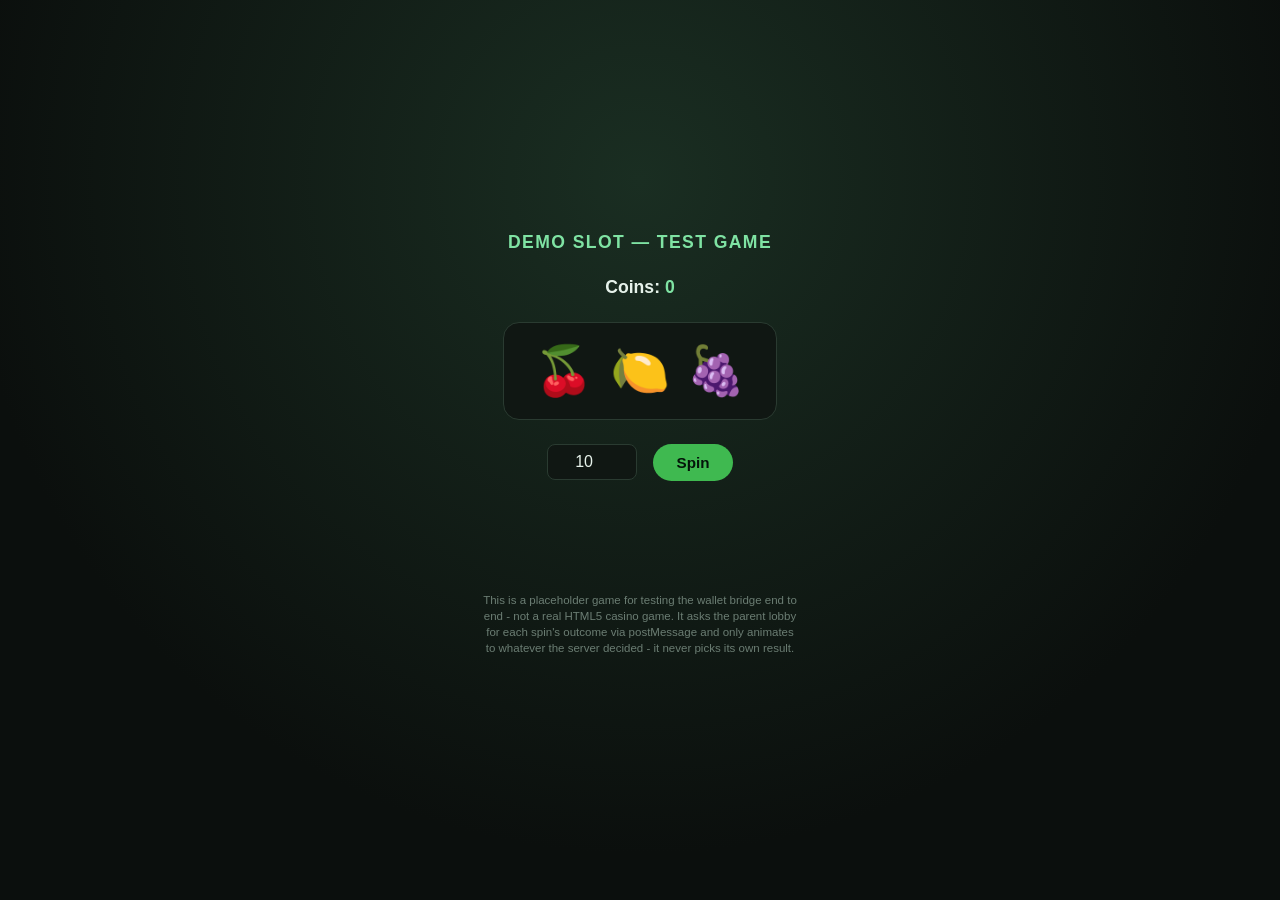
<file: public/games/demo-slot/index.html>
<!doctype html>
<html lang="en">
<head>
<meta charset="utf-8" />
<title>Demo Slot</title>
<meta name="viewport" content="width=device-width, initial-scale=1" />
<style>
  :root { color-scheme: dark; }
  * { box-sizing: border-box; }
  body {
    margin: 0;
    height: 100vh;
    display: flex;
    flex-direction: column;
    align-items: center;
    justify-content: center;
    gap: 24px;
    background: radial-gradient(circle at 50% 20%, #1a2e22, #0b0f0d 70%);
    font-family: -apple-system, BlinkMacSystemFont, "Segoe UI", sans-serif;
    color: #e6f2ea;
  }
  h1 { margin: 0; font-size: 1.1rem; letter-spacing: 0.08em; text-transform: uppercase; color: #7fe3a3; }
  .reels {
    display: flex;
    gap: 12px;
    font-size: 3rem;
    background: #101713;
    border: 1px solid #2a3b31;
    border-radius: 16px;
    padding: 20px 28px;
  }
  .reel { width: 64px; text-align: center; }
  .reel.spinning { animation: spin 0.08s linear infinite; }
  @keyframes spin { from { transform: translateY(-4px); } to { transform: translateY(4px); } }
  .controls { display: flex; align-items: center; gap: 16px; }
  .stake-input {
    width: 90px;
    padding: 8px 10px;
    border-radius: 8px;
    border: 1px solid #2a3b31;
    background: #101713;
    color: #e6f2ea;
    font-size: 1rem;
    text-align: center;
  }
  button {
    padding: 10px 24px;
    border-radius: 999px;
    border: none;
    background: #3fb950;
    color: #04140a;
    font-weight: 700;
    font-size: 0.95rem;
    cursor: pointer;
  }
  button:disabled { opacity: 0.5; cursor: not-allowed; }
  .balance { font-size: 1.1rem; font-weight: 700; }
  .balance span { color: #7fe3a3; }
  .result { min-height: 1.4em; font-size: 0.95rem; font-weight: 600; }
  .result.win { color: #7fe3a3; }
  .result.lose { color: #f28b82; }
  .note { max-width: 320px; text-align: center; font-size: 0.72rem; color: #6b7d73; line-height: 1.4; }
</style>
</head>
<body>
  <h1>Demo Slot — test game</h1>
  <div class="balance">Coins: <span id="balance">0</span></div>
  <div class="reels" id="reels">
    <div class="reel">🍒</div>
    <div class="reel">🍋</div>
    <div class="reel">🍇</div>
  </div>
  <div class="controls">
    <input class="stake-input" id="stake" type="number" min="1" step="1" value="10" />
    <button id="spinBtn">Spin</button>
  </div>
  <p class="result" id="result"></p>
  <p class="note">
    This is a placeholder game for testing the wallet bridge end to end - not a real HTML5 casino
    game. It asks the parent lobby for each spin's outcome via postMessage and only animates to
    whatever the server decided - it never picks its own result.
  </p>

<script>
  const SYMBOLS = ["🍒", "🍋", "🍇", "🔔", "💎", "7️⃣"];
  const WIN_SYMBOL = "💎";
  const LOSE_SYMBOLS = ["🍒", "🍋", "🍇", "🔔", "7️⃣"];

  const reelEls = [...document.querySelectorAll(".reel")];
  const balanceEl = document.getElementById("balance");
  const resultEl = document.getElementById("result");
  const stakeInput = document.getElementById("stake");
  const spinBtn = document.getElementById("spinBtn");

  function getInitialBalance() {
    const params = new URLSearchParams(window.location.search);
    const coins = params.get("coins");
    return coins ? parseInt(coins, 10) : 0;
  }

  let playerCoins = getInitialBalance();
  let spinning = false;
  updateUIMoney(playerCoins);

  function updateUIMoney(coins) {
    playerCoins = coins;
    balanceEl.textContent = Math.floor(coins).toLocaleString();
  }

  function randomSymbol(pool) {
    return pool[Math.floor(Math.random() * pool.length)];
  }

  function requestSpin(betAmount) {
    if (window.parent && window.parent !== window) {
      window.parent.postMessage({ type: "CASINO_SPIN_REQUEST", bet: betAmount }, "*");
    }
  }

  window.addEventListener("message", (event) => {
    if (!event.data) return;

    if (event.data.type === "CASINO_SPIN_RESULT") {
      const win = Number(event.data.win) || 0;
      const multiplier = Number(event.data.multiplier) || 0;

      // Land the reels on symbols matching the server's outcome - the
      // client never decided this, it's just presenting it.
      const outcome =
        win > 0
          ? [WIN_SYMBOL, WIN_SYMBOL, WIN_SYMBOL]
          : [randomSymbol(LOSE_SYMBOLS), randomSymbol(LOSE_SYMBOLS), randomSymbol(LOSE_SYMBOLS)];
      reelEls.forEach((el, i) => {
        el.classList.remove("spinning");
        el.textContent = outcome[i];
      });

      if (win > 0) {
        resultEl.textContent = `Win! +${win} coins (${multiplier}x)`;
        resultEl.className = "result win";
      } else {
        resultEl.textContent = "No win this round.";
        resultEl.className = "result lose";
      }

      updateUIMoney(event.data.balanceAfter);
      spinning = false;
      spinBtn.disabled = false;
    }

    if (event.data.type === "CASINO_SPIN_ERROR") {
      reelEls.forEach((el) => el.classList.remove("spinning"));
      resultEl.textContent = event.data.message || "Round failed.";
      resultEl.className = "result lose";
      spinning = false;
      spinBtn.disabled = false;
    }
  });

  spinBtn.addEventListener("click", () => {
    if (spinning) return;
    const stake = Math.max(1, Math.floor(Number(stakeInput.value) || 0));
    if (stake > playerCoins) {
      resultEl.textContent = "Not enough coins.";
      resultEl.className = "result lose";
      return;
    }

    spinning = true;
    spinBtn.disabled = true;
    resultEl.textContent = "";
    resultEl.className = "result";
    reelEls.forEach((el) => el.classList.add("spinning"));

    requestSpin(stake);
  });
</script>
</body>
</html>
</file>
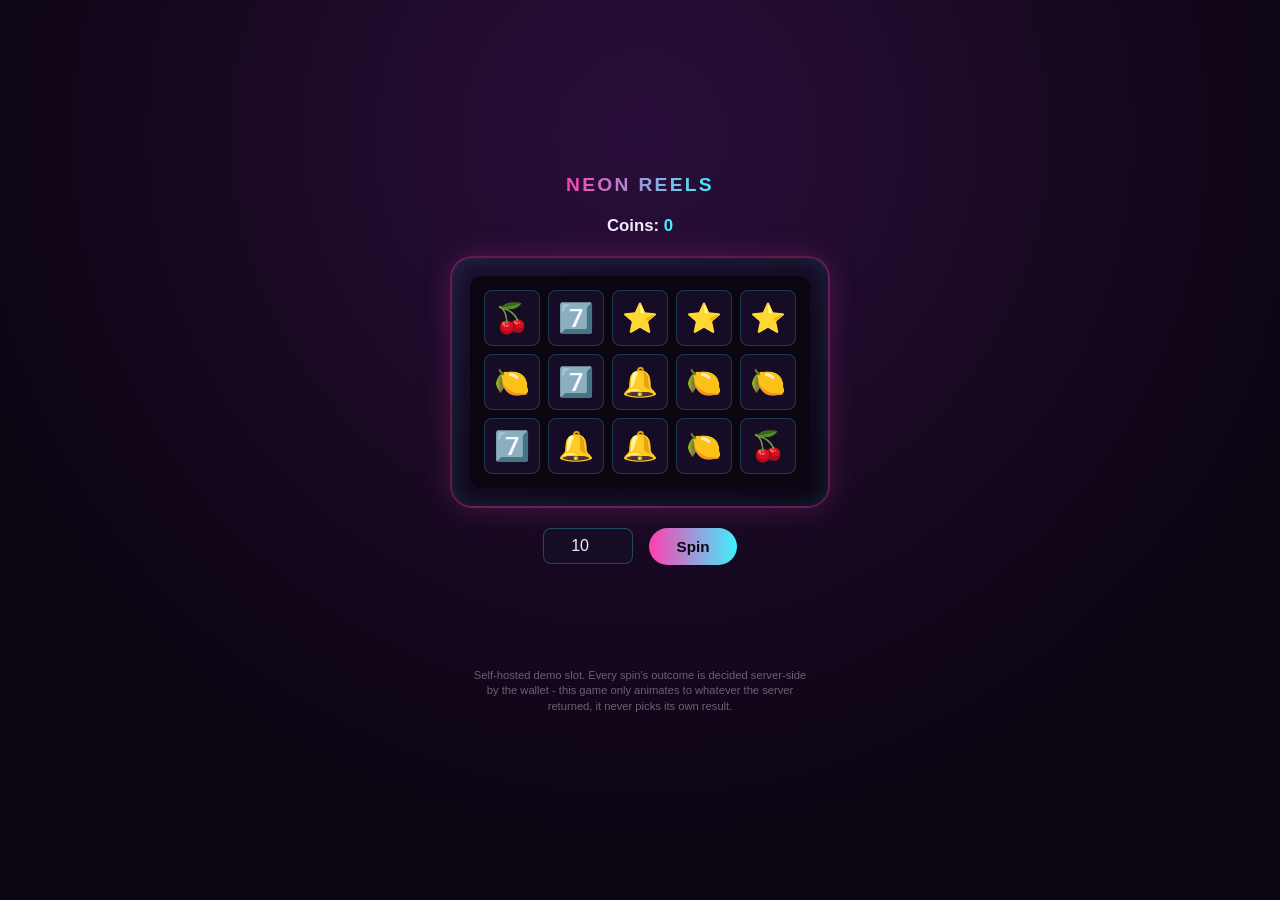
<file: public/games/neon-reels/index.html>
<!doctype html>
<html lang="en">
<head>
<meta charset="utf-8" />
<title>Neon Reels</title>
<meta name="viewport" content="width=device-width, initial-scale=1" />
<style>
  :root { color-scheme: dark; }
  * { box-sizing: border-box; }
  body {
    margin: 0;
    min-height: 100vh;
    display: flex;
    flex-direction: column;
    align-items: center;
    justify-content: center;
    gap: 20px;
    padding: 24px 16px;
    background: radial-gradient(circle at 50% 15%, #2a0e3a, #0a0510 75%);
    font-family: -apple-system, BlinkMacSystemFont, "Segoe UI", sans-serif;
    color: #f3e8ff;
  }
  h1 {
    margin: 0;
    font-size: 1.2rem;
    letter-spacing: 0.12em;
    text-transform: uppercase;
    background: linear-gradient(90deg, #ff3fb0, #3ff0ff);
    -webkit-background-clip: text;
    background-clip: text;
    color: transparent;
  }
  .cabinet {
    padding: 18px;
    border-radius: 22px;
    background: linear-gradient(160deg, #1c0f2e, #0d0616);
    border: 2px solid #ff3fb055;
    box-shadow: 0 0 30px #ff3fb033, inset 0 0 20px #3ff0ff22;
  }
  .reels {
    display: grid;
    grid-template-columns: repeat(5, 1fr);
    gap: 8px;
    background: #0a0510;
    border-radius: 12px;
    padding: 14px;
  }
  .reel-col {
    display: flex;
    flex-direction: column;
    gap: 8px;
  }
  .cell {
    width: 56px;
    height: 56px;
    display: flex;
    align-items: center;
    justify-content: center;
    font-size: 1.8rem;
    background: #170c26;
    border: 1px solid #3ff0ff33;
    border-radius: 8px;
  }
  .cell.win { border-color: #ff3fb0; box-shadow: 0 0 12px #ff3fb0aa; animation: pulse 0.6s ease-in-out infinite alternate; }
  .reel-col.spinning .cell { animation: blur 0.09s linear infinite; }
  @keyframes blur { from { transform: translateY(-3px); opacity: 0.6; } to { transform: translateY(3px); opacity: 1; } }
  @keyframes pulse { from { transform: scale(1); } to { transform: scale(1.08); } }
  .controls { display: flex; align-items: center; gap: 16px; }
  .stake-input {
    width: 90px;
    padding: 8px 10px;
    border-radius: 8px;
    border: 1px solid #3ff0ff44;
    background: #170c26;
    color: #f3e8ff;
    font-size: 1rem;
    text-align: center;
  }
  button {
    padding: 10px 28px;
    border-radius: 999px;
    border: none;
    background: linear-gradient(90deg, #ff3fb0, #3ff0ff);
    color: #0a0510;
    font-weight: 800;
    font-size: 0.95rem;
    cursor: pointer;
  }
  button:disabled { opacity: 0.45; cursor: not-allowed; }
  .balance { font-size: 1.05rem; font-weight: 700; }
  .balance span { color: #3ff0ff; }
  .result { min-height: 1.4em; font-size: 0.95rem; font-weight: 700; }
  .result.win { color: #ff3fb0; }
  .result.lose { color: #8b7a9e; }
  .note { max-width: 340px; text-align: center; font-size: 0.7rem; color: #6b5f7a; line-height: 1.4; }
</style>
</head>
<body>
  <h1>Neon Reels</h1>
  <div class="balance">Coins: <span id="balance">0</span></div>
  <div class="cabinet">
    <div class="reels" id="reels"></div>
  </div>
  <div class="controls">
    <input class="stake-input" id="stake" type="number" min="1" step="1" value="10" />
    <button id="spinBtn">Spin</button>
  </div>
  <p class="result" id="result"></p>
  <p class="note">
    Self-hosted demo slot. Every spin's outcome is decided server-side by the wallet - this game only
    animates to whatever the server returned, it never picks its own result.
  </p>

<script>
  const SYMBOLS = ["🍒", "🍋", "🔔", "⭐", "7️⃣"];
  const WIN_SYMBOL = "💎";
  const COLS = 5;
  const ROWS = 3;

  const reelsEl = document.getElementById("reels");
  const balanceEl = document.getElementById("balance");
  const resultEl = document.getElementById("result");
  const stakeInput = document.getElementById("stake");
  const spinBtn = document.getElementById("spinBtn");

  const columns = [];
  for (let c = 0; c < COLS; c++) {
    const col = document.createElement("div");
    col.className = "reel-col";
    const cells = [];
    for (let r = 0; r < ROWS; r++) {
      const cell = document.createElement("div");
      cell.className = "cell";
      cell.textContent = randomSymbol(SYMBOLS);
      col.appendChild(cell);
      cells.push(cell);
    }
    reelsEl.appendChild(col);
    columns.push({ el: col, cells });
  }

  function getInitialBalance() {
    const params = new URLSearchParams(window.location.search);
    const coins = params.get("coins");
    return coins ? parseInt(coins, 10) : 0;
  }

  let playerCoins = getInitialBalance();
  let spinning = false;
  updateUIMoney(playerCoins);

  function updateUIMoney(coins) {
    playerCoins = coins;
    balanceEl.textContent = Math.floor(coins).toLocaleString();
  }

  function randomSymbol(pool) {
    return pool[Math.floor(Math.random() * pool.length)];
  }

  function requestSpin(betAmount) {
    if (window.parent && window.parent !== window) {
      window.parent.postMessage({ type: "CASINO_SPIN_REQUEST", bet: betAmount }, "*");
    }
  }

  function setSpinningVisual(on) {
    columns.forEach((col) => col.el.classList.toggle("spinning", on));
  }

  function landOutcome(isWin) {
    // Middle row is the payline. On a win, land 💎 across the whole payline;
    // on a loss, land anything except a full-row match of the same symbol.
    columns.forEach((col, i) => {
      col.cells.forEach((cell, r) => {
        cell.classList.remove("win");
        if (isWin && r === 1) {
          cell.textContent = WIN_SYMBOL;
        } else {
          cell.textContent = randomSymbol(SYMBOLS);
        }
      });
    });
    if (isWin) {
      columns.forEach((col) => col.cells[1].classList.add("win"));
    }
  }

  window.addEventListener("message", (event) => {
    if (!event.data) return;

    if (event.data.type === "CASINO_SPIN_RESULT") {
      const win = Number(event.data.win) || 0;
      const multiplier = Number(event.data.multiplier) || 0;

      setSpinningVisual(false);
      landOutcome(win > 0);

      if (win > 0) {
        resultEl.textContent = `Win! +${win} coins (${multiplier}x)`;
        resultEl.className = "result win";
      } else {
        resultEl.textContent = "No win this round.";
        resultEl.className = "result lose";
      }

      updateUIMoney(event.data.balanceAfter);
      spinning = false;
      spinBtn.disabled = false;
    }

    if (event.data.type === "CASINO_SPIN_ERROR") {
      setSpinningVisual(false);
      resultEl.textContent = event.data.message || "Round failed.";
      resultEl.className = "result lose";
      spinning = false;
      spinBtn.disabled = false;
    }
  });

  spinBtn.addEventListener("click", () => {
    if (spinning) return;
    const stake = Math.max(1, Math.floor(Number(stakeInput.value) || 0));
    if (stake > playerCoins) {
      resultEl.textContent = "Not enough coins.";
      resultEl.className = "result lose";
      return;
    }

    spinning = true;
    spinBtn.disabled = true;
    resultEl.textContent = "";
    resultEl.className = "result";
    setSpinningVisual(true);

    requestSpin(stake);
  });
</script>
</body>
</html>
</file>
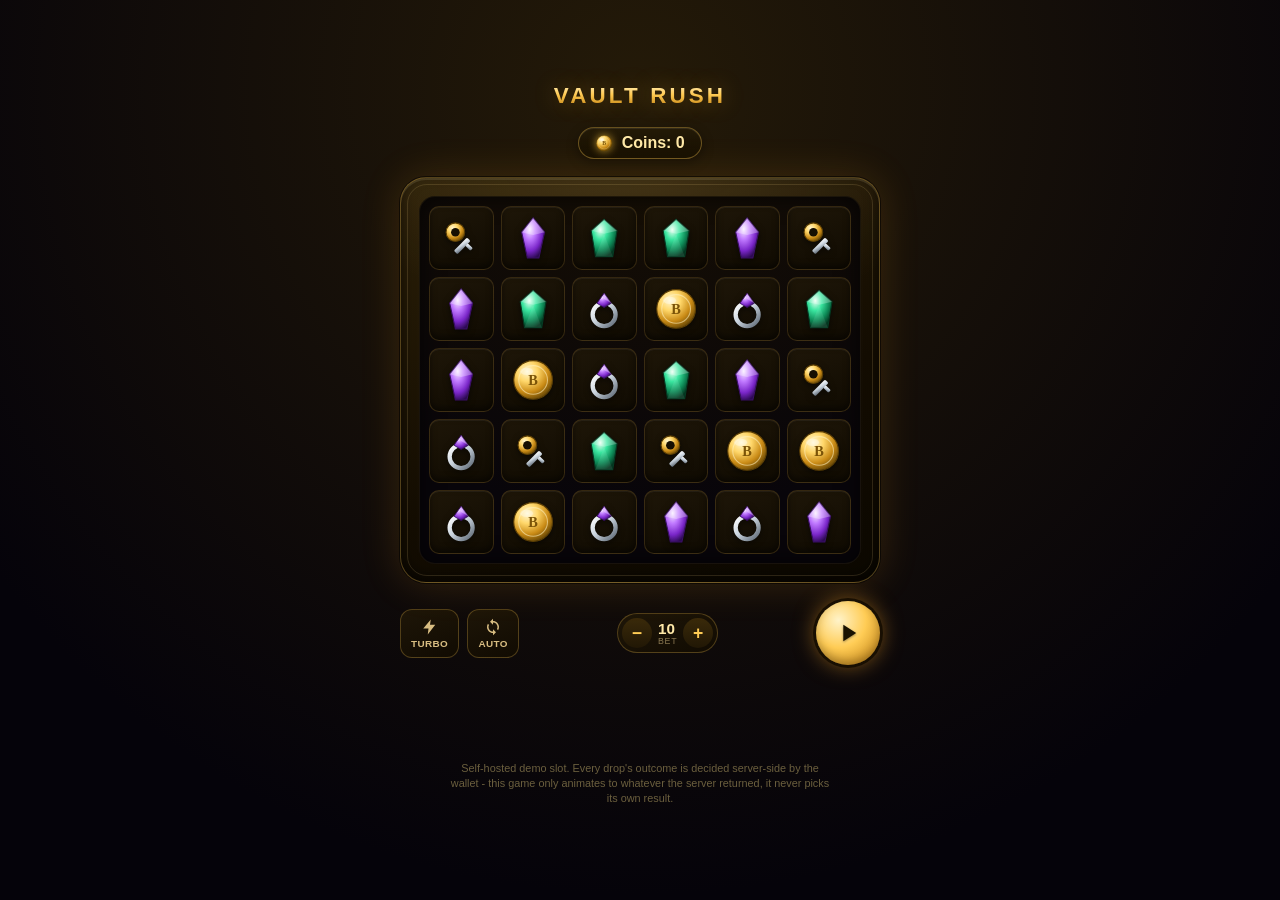
<file: public/games/vault-rush/index.html>
<!doctype html>
<html lang="en">
<head>
<meta charset="utf-8" />
<title>Vault Rush</title>
<meta name="viewport" content="width=device-width, initial-scale=1, viewport-fit=cover" />
<style>
  :root {
    color-scheme: dark;
    --drop-dur: 560ms;
    --pulse-dur: 480ms;
    --count-dur: 900ms;
    --settle-delay: 550ms;
  }
  :root.turbo {
    --drop-dur: 200ms;
    --pulse-dur: 220ms;
    --count-dur: 280ms;
    --settle-delay: 200ms;
  }
  * { box-sizing: border-box; }
  html, body {
    margin: 0;
    height: 100%;
    background: radial-gradient(circle at 50% 10%, #241a08, #05030a 78%);
  }
  body {
    min-height: 100dvh;
    display: flex;
    flex-direction: column;
    align-items: center;
    justify-content: center;
    gap: clamp(10px, 2.5vw, 18px);
    padding: clamp(10px, 3vw, 24px);
    font-family: -apple-system, BlinkMacSystemFont, "Segoe UI", sans-serif;
    color: #fde8b8;
    overflow-x: hidden;
  }

  /* ---------- Header ---------- */
  .brand {
    display: flex;
    align-items: center;
    gap: 10px;
  }
  .brand h1 {
    margin: 0;
    font-size: clamp(1.05rem, 4vw, 1.4rem);
    letter-spacing: 0.14em;
    text-transform: uppercase;
    font-weight: 900;
    background: linear-gradient(180deg, #fff3c9, #ffcc55 45%, #b8760a);
    -webkit-background-clip: text;
    background-clip: text;
    color: transparent;
    text-shadow: 0 0 22px rgba(255, 190, 60, 0.35);
  }
  .balance {
    display: flex;
    align-items: center;
    gap: 8px;
    padding: 6px 16px;
    border-radius: 999px;
    background: linear-gradient(180deg, #241a06, #140e02);
    border: 1px solid rgba(255, 204, 85, 0.35);
    box-shadow: inset 0 1px 0 rgba(255, 255, 255, 0.08), 0 4px 12px rgba(0, 0, 0, 0.4);
    font-weight: 800;
    font-size: clamp(0.85rem, 3vw, 1rem);
  }
  .balance svg { width: 1.15em; height: 1.15em; filter: drop-shadow(0 0 4px rgba(255, 200, 60, 0.7)); }
  .balance span { color: #ffe9a8; }

  /* ---------- Cabinet ---------- */
  .stage {
    width: min(94vw, 480px);
    position: relative;
  }
  .cabinet {
    position: relative;
    padding: clamp(10px, 2.6vw, 18px);
    border-radius: 26px;
    background:
      radial-gradient(120% 90% at 50% -10%, rgba(255, 210, 120, 0.16), transparent 55%),
      linear-gradient(160deg, #2c2008, #140d02 60%, #0c0801);
    border: 1px solid rgba(255, 205, 90, 0.28);
    box-shadow:
      0 0 0 1px rgba(0, 0, 0, 0.6),
      0 0 40px rgba(255, 170, 40, 0.16),
      inset 0 2px 0 rgba(255, 235, 180, 0.12),
      inset 0 -6px 14px rgba(0, 0, 0, 0.6);
  }
  .cabinet::before {
    /* bevel frame accent */
    content: "";
    position: absolute;
    inset: 6px;
    border-radius: 20px;
    border: 1px solid rgba(255, 220, 140, 0.14);
    pointer-events: none;
  }

  .grid-wrap {
    position: relative;
    border-radius: 16px;
    overflow: hidden;
    background: radial-gradient(120% 100% at 50% 0%, #150e04, #08050a 85%);
    box-shadow: inset 0 0 24px rgba(0, 0, 0, 0.75), inset 0 0 0 1px rgba(255, 200, 90, 0.12);
  }
  .grid {
    display: grid;
    grid-template-columns: repeat(6, 1fr);
    grid-template-rows: repeat(5, 1fr);
    gap: clamp(4px, 1.1vw, 7px);
    padding: clamp(6px, 1.6vw, 10px);
    aspect-ratio: 6 / 5;
  }

  .cell {
    position: relative;
    display: flex;
    align-items: center;
    justify-content: center;
    border-radius: 10px;
    background: linear-gradient(160deg, #1e1608, #100b02);
    border: 1px solid rgba(255, 200, 90, 0.14);
    box-shadow: inset 0 1px 0 rgba(255, 255, 255, 0.05), inset 0 -3px 6px rgba(0, 0, 0, 0.5);
    overflow: visible;
  }
  .cell svg.symbol {
    width: 74%;
    height: 74%;
    filter: drop-shadow(0 2px 3px rgba(0, 0, 0, 0.55));
    transition: filter 0.2s ease;
  }

  .cell.drop-in svg.symbol {
    animation: dropIn var(--drop-dur) cubic-bezier(0.34, 1.56, 0.64, 1) both;
  }
  @keyframes dropIn {
    0%   { transform: translateY(-160%) scale(0.7); opacity: 0; }
    60%  { opacity: 1; }
    100% { transform: translateY(0) scale(1); opacity: 1; }
  }

  .cell.win-pulse {
    animation: cellGlow var(--pulse-dur) ease-in-out 2;
  }
  .cell.win-pulse svg.symbol {
    filter: drop-shadow(0 0 6px #ffd76a) drop-shadow(0 0 14px #ffb32e);
  }
  @keyframes cellGlow {
    0%, 100% { box-shadow: inset 0 1px 0 rgba(255,255,255,0.05), inset 0 -3px 6px rgba(0,0,0,0.5), 0 0 0 rgba(255,190,60,0); }
    50% { box-shadow: inset 0 1px 0 rgba(255,255,255,0.08), inset 0 -3px 6px rgba(0,0,0,0.5), 0 0 18px 2px rgba(255,190,60,0.85); }
  }

  .cell.exploding svg.symbol {
    animation: explode 320ms ease-in forwards;
  }
  @keyframes explode {
    0%   { transform: scale(1); opacity: 1; }
    100% { transform: scale(1.7); opacity: 0; }
  }
  .cell.exploding::after {
    content: "";
    position: absolute;
    inset: -30%;
    border-radius: 50%;
    background: radial-gradient(circle, rgba(255, 220, 140, 0.9), rgba(255, 170, 40, 0) 70%);
    animation: burst 320ms ease-out forwards;
    pointer-events: none;
  }
  @keyframes burst {
    0% { opacity: 0.9; transform: scale(0.3); }
    100% { opacity: 0; transform: scale(1.6); }
  }

  .grid-wrap.spinning .cell svg.symbol {
    animation: shimmer 0.11s linear infinite;
  }
  @keyframes shimmer {
    from { opacity: 0.5; transform: scale(0.96); }
    to   { opacity: 1; transform: scale(1); }
  }

  /* ---------- Celebration overlays ---------- */
  .fx-layer {
    position: absolute;
    inset: 0;
    pointer-events: none;
    overflow: hidden;
    border-radius: 16px;
  }
  .falling-coin {
    position: absolute;
    top: -12%;
    width: 22px;
    height: 22px;
    animation-name: coinFall;
    animation-timing-function: cubic-bezier(0.4, 0, 0.7, 1);
    animation-fill-mode: forwards;
    filter: drop-shadow(0 3px 4px rgba(0, 0, 0, 0.5));
  }
  @keyframes coinFall {
    from { transform: translateY(0) rotate(0deg); opacity: 1; }
    to   { transform: translateY(650%) rotate(540deg); opacity: 0; }
  }

  .win-counter {
    position: absolute;
    left: 50%;
    top: 46%;
    transform: translate(-50%, -50%) scale(0.7);
    font-size: clamp(1.6rem, 8vw, 2.6rem);
    font-weight: 900;
    color: #fff3c9;
    text-shadow: 0 0 10px rgba(255, 190, 60, 0.9), 0 0 26px rgba(255, 140, 20, 0.7);
    opacity: 0;
    pointer-events: none;
    white-space: nowrap;
    z-index: 5;
  }
  .win-counter.show {
    animation: counterPop var(--count-dur) ease-out forwards, counterFade 500ms ease-in var(--count-dur) forwards;
  }
  @keyframes counterPop {
    0%   { opacity: 0; transform: translate(-50%, -50%) scale(0.5); }
    18%  { opacity: 1; transform: translate(-50%, -50%) scale(1.08); }
    100% { opacity: 1; transform: translate(-50%, -50%) scale(1); }
  }
  @keyframes counterFade {
    to { opacity: 0; transform: translate(-50%, -62%) scale(1); }
  }

  /* ---------- Controls ---------- */
  .controls {
    width: min(94vw, 480px);
    display: flex;
    align-items: center;
    justify-content: space-between;
    gap: clamp(6px, 2vw, 12px);
  }
  .toggle-group { display: flex; gap: 8px; }
  .toggle-btn {
    display: flex;
    flex-direction: column;
    align-items: center;
    gap: 2px;
    padding: 8px 10px;
    min-width: 52px;
    border-radius: 12px;
    border: 1px solid rgba(255, 204, 85, 0.25);
    background: linear-gradient(160deg, #1e1608, #110b02);
    color: #d8bd82;
    font-size: 0.62rem;
    font-weight: 700;
    letter-spacing: 0.04em;
    text-transform: uppercase;
    cursor: pointer;
  }
  .toggle-btn svg { width: 18px; height: 18px; }
  .toggle-btn.active {
    color: #1a1200;
    background: linear-gradient(180deg, #ffe9a8, #ffb32e);
    border-color: #ffcc55;
    box-shadow: 0 0 14px rgba(255, 179, 46, 0.6);
  }

  .bet-adjust {
    display: flex;
    align-items: center;
    gap: 6px;
    padding: 4px;
    border-radius: 999px;
    background: linear-gradient(160deg, #1e1608, #110b02);
    border: 1px solid rgba(255, 204, 85, 0.25);
  }
  .bet-btn {
    width: 30px;
    height: 30px;
    border-radius: 50%;
    border: none;
    background: linear-gradient(180deg, #3a2a0a, #211705);
    color: #ffcc55;
    font-size: 1.1rem;
    font-weight: 800;
    line-height: 1;
    cursor: pointer;
  }
  .bet-btn:active { transform: scale(0.92); }
  .bet-btn:disabled { opacity: 0.35; cursor: not-allowed; }
  .stake-display {
    min-width: 56px;
    text-align: center;
    font-weight: 800;
    font-size: 0.95rem;
    color: #ffe9a8;
  }
  .stake-label {
    font-size: 0.55rem;
    text-transform: uppercase;
    letter-spacing: 0.08em;
    color: #8a7852;
    display: block;
    margin-top: -2px;
  }

  .spin-btn {
    position: relative;
    width: 64px;
    height: 64px;
    border-radius: 50%;
    border: none;
    flex-shrink: 0;
    background: radial-gradient(circle at 35% 30%, #fff3c9, #ffcc55 45%, #b8760a 100%);
    box-shadow: 0 0 0 3px rgba(20, 13, 2, 0.9), 0 0 22px rgba(255, 170, 40, 0.55), inset 0 -4px 8px rgba(0,0,0,0.25);
    cursor: pointer;
    display: flex;
    align-items: center;
    justify-content: center;
  }
  .spin-btn svg { width: 28px; height: 28px; filter: drop-shadow(0 1px 1px rgba(0,0,0,0.4)); }
  .spin-btn:active { transform: scale(0.94); }
  .spin-btn:disabled { opacity: 0.55; cursor: not-allowed; }
  .spin-btn.auto-armed { animation: autoPulse 1.1s ease-in-out infinite; }
  @keyframes autoPulse {
    0%, 100% { box-shadow: 0 0 0 3px rgba(20,13,2,0.9), 0 0 22px rgba(255,170,40,0.55), inset 0 -4px 8px rgba(0,0,0,0.25); }
    50% { box-shadow: 0 0 0 3px rgba(20,13,2,0.9), 0 0 34px rgba(255,170,40,0.95), inset 0 -4px 8px rgba(0,0,0,0.25); }
  }

  .result {
    min-height: 1.3em;
    font-size: clamp(0.8rem, 3vw, 0.92rem);
    font-weight: 700;
    text-align: center;
  }
  .result.win { color: #ffcc55; text-shadow: 0 0 8px rgba(255, 190, 60, 0.5); }
  .result.lose { color: #7a6b48; }
  .note { max-width: 380px; text-align: center; font-size: 0.68rem; color: #6b5f3e; line-height: 1.4; }
</style>
</head>
<body>
  <div class="brand">
    <h1>Vault Rush</h1>
  </div>
  <div class="balance">
    <svg viewBox="0 0 64 64" aria-hidden="true"><use href="#sym-coin" /></svg>
    <span>Coins: <span id="balance">0</span></span>
  </div>

  <div class="stage">
    <div class="cabinet">
      <div class="grid-wrap" id="gridWrap">
        <div class="grid" id="grid"></div>
        <div class="fx-layer" id="fxLayer"></div>
        <div class="win-counter" id="winCounter">+0</div>
      </div>
    </div>
  </div>

  <div class="controls">
    <div class="toggle-group">
      <button class="toggle-btn" id="turboBtn" type="button" title="Turbo spin">
        <svg viewBox="0 0 24 24" aria-hidden="true"><path fill="currentColor" d="M13 2 3 14h7l-1 8 10-13h-7l1-7z"/></svg>
        Turbo
      </button>
      <button class="toggle-btn" id="autoBtn" type="button" title="Auto play">
        <svg viewBox="0 0 24 24" aria-hidden="true"><path fill="currentColor" d="M12 4V1L8 5l4 4V6c3.31 0 6 2.69 6 6 0 1.01-.25 1.97-.7 2.8l1.46 1.46C19.54 15.03 20 13.57 20 12c0-4.42-3.58-8-8-8zm0 14c-3.31 0-6-2.69-6-6 0-1.01.25-1.97.7-2.8L5.24 7.74C4.46 8.97 4 10.43 4 12c0 4.42 3.58 8 8 8v3l4-4-4-4v3z"/></svg>
        Auto
      </button>
    </div>

    <div class="bet-adjust">
      <button class="bet-btn" id="betDown" type="button" aria-label="Decrease bet">−</button>
      <div>
        <span class="stake-display" id="stakeDisplay">10</span>
        <span class="stake-label">Bet</span>
      </div>
      <button class="bet-btn" id="betUp" type="button" aria-label="Increase bet">+</button>
    </div>

    <button class="spin-btn" id="spinBtn" type="button" aria-label="Drop">
      <svg viewBox="0 0 24 24" aria-hidden="true"><path fill="#1a1200" d="M8 5v14l11-7z"/></svg>
    </button>
  </div>

  <p class="result" id="result"></p>
  <p class="note">
    Self-hosted demo slot. Every drop's outcome is decided server-side by the wallet - this game only
    animates to whatever the server returned, it never picks its own result.
  </p>

  <!-- Reusable symbol art: skeuomorphic gradients, no external assets. -->
  <svg width="0" height="0" style="position:absolute" aria-hidden="true">
    <defs>
      <radialGradient id="g-gold" cx="35%" cy="28%" r="75%">
        <stop offset="0%" stop-color="#fff6d1" />
        <stop offset="35%" stop-color="#ffd76a" />
        <stop offset="72%" stop-color="#c98a15" />
        <stop offset="100%" stop-color="#6b4a06" />
      </radialGradient>
      <radialGradient id="g-emerald" cx="35%" cy="28%" r="75%">
        <stop offset="0%" stop-color="#eafff1" />
        <stop offset="35%" stop-color="#3be6a0" />
        <stop offset="72%" stop-color="#0e8a57" />
        <stop offset="100%" stop-color="#04351f" />
      </radialGradient>
      <radialGradient id="g-amethyst" cx="35%" cy="28%" r="75%">
        <stop offset="0%" stop-color="#f8ecff" />
        <stop offset="35%" stop-color="#c079ff" />
        <stop offset="72%" stop-color="#7a26c9" />
        <stop offset="100%" stop-color="#2c0a52" />
      </radialGradient>
      <radialGradient id="g-mega" cx="35%" cy="28%" r="75%">
        <stop offset="0%" stop-color="#ffffff" />
        <stop offset="35%" stop-color="#a9e4ff" />
        <stop offset="70%" stop-color="#3f8fe0" />
        <stop offset="100%" stop-color="#0a2a52" />
      </radialGradient>
      <linearGradient id="g-silver" x1="0" y1="0" x2="1" y2="1">
        <stop offset="0%" stop-color="#ffffff" />
        <stop offset="45%" stop-color="#c9d3dd" />
        <stop offset="100%" stop-color="#5c6773" />
      </linearGradient>

      <!-- Coin -->
      <symbol id="sym-coin" viewBox="0 0 64 64">
        <circle cx="32" cy="32" r="27" fill="url(#g-gold)" stroke="#5c3f05" stroke-width="1.5" />
        <circle cx="32" cy="32" r="20" fill="none" stroke="#fff2c4" stroke-width="1.5" opacity="0.55" />
        <text x="32" y="39" text-anchor="middle" font-size="20" font-weight="900" fill="#7a5308" font-family="Georgia, serif">B</text>
        <ellipse cx="23" cy="20" rx="9" ry="5" fill="#ffffff" opacity="0.35" />
      </symbol>

      <!-- Emerald gem -->
      <symbol id="sym-emerald" viewBox="0 0 64 64">
        <polygon points="32,6 50,22 44,58 20,58 14,22" fill="url(#g-emerald)" stroke="#043a22" stroke-width="1.5" />
        <polygon points="32,6 50,22 32,26 14,22" fill="#ffffff" opacity="0.25" />
        <polygon points="32,26 44,58 20,58" fill="#ffffff" opacity="0.08" />
      </symbol>

      <!-- Amethyst gem -->
      <symbol id="sym-amethyst" viewBox="0 0 64 64">
        <polygon points="32,4 48,24 40,60 24,60 16,24" fill="url(#g-amethyst)" stroke="#3a0f66" stroke-width="1.5" />
        <polygon points="32,4 48,24 32,28 16,24" fill="#ffffff" opacity="0.3" />
      </symbol>

      <!-- Key -->
      <symbol id="sym-key" viewBox="0 0 64 64">
        <circle cx="24" cy="24" r="13" fill="url(#g-gold)" stroke="#5c3f05" stroke-width="1.5" />
        <circle cx="24" cy="24" r="6" fill="#160f02" />
        <rect x="30" y="30" width="7" height="26" rx="2" fill="url(#g-silver)" transform="rotate(45 33.5 43)" />
        <rect x="38" y="42" width="10" height="5" rx="1.5" fill="url(#g-silver)" transform="rotate(45 43 44.5)" />
      </symbol>

      <!-- Ring -->
      <symbol id="sym-ring" viewBox="0 0 64 64">
        <circle cx="32" cy="40" r="16" fill="none" stroke="url(#g-silver)" stroke-width="6" />
        <polygon points="32,10 42,24 32,30 22,24" fill="url(#g-amethyst)" stroke="#3a0f66" stroke-width="1.2" />
        <polygon points="32,10 42,24 32,18" fill="#ffffff" opacity="0.35" />
      </symbol>

      <!-- Mega / jackpot gem (server win symbol) -->
      <symbol id="sym-mega" viewBox="0 0 64 64">
        <polygon points="32,3 54,20 46,60 18,60 10,20" fill="url(#g-mega)" stroke="#0a2a52" stroke-width="1.5" />
        <polygon points="32,3 54,20 32,26 10,20" fill="#ffffff" opacity="0.4" />
        <polygon points="32,26 46,60 18,60" fill="#ffffff" opacity="0.12" />
      </symbol>
    </defs>
  </svg>

<script>
  const SYMBOL_IDS = ["sym-coin", "sym-emerald", "sym-amethyst", "sym-key", "sym-ring"];
  const WIN_SYMBOL_ID = "sym-mega";
  const COLS = 6;
  const ROWS = 5;
  const WIN_COUNT = 8; // how many cells light up on a winning drop

  const gridWrap = document.getElementById("gridWrap");
  const gridEl = document.getElementById("grid");
  const fxLayer = document.getElementById("fxLayer");
  const winCounterEl = document.getElementById("winCounter");
  const balanceEl = document.getElementById("balance");
  const resultEl = document.getElementById("result");
  const stakeDisplay = document.getElementById("stakeDisplay");
  const betDownBtn = document.getElementById("betDown");
  const betUpBtn = document.getElementById("betUp");
  const spinBtn = document.getElementById("spinBtn");
  const turboBtn = document.getElementById("turboBtn");
  const autoBtn = document.getElementById("autoBtn");

  function makeSymbolSvg(symbolId) {
    return `<svg class="symbol" viewBox="0 0 64 64"><use href="#${symbolId}" /></svg>`;
  }

  const cells = [];
  for (let i = 0; i < COLS * ROWS; i++) {
    const cell = document.createElement("div");
    cell.className = "cell";
    const symbolId = randomItem(SYMBOL_IDS);
    cell.dataset.symbol = symbolId;
    cell.innerHTML = makeSymbolSvg(symbolId);
    gridEl.appendChild(cell);
    cells.push(cell);
  }

  function getInitialBalance() {
    const params = new URLSearchParams(window.location.search);
    const coins = params.get("coins");
    return coins ? parseInt(coins, 10) : 0;
  }

  let playerCoins = getInitialBalance();
  let stake = 10;
  let spinning = false;
  let turbo = false;
  let autoPlay = false;

  updateUIMoney(playerCoins);
  updateStakeDisplay();

  function updateUIMoney(coins) {
    playerCoins = coins;
    balanceEl.textContent = Math.floor(coins).toLocaleString();
  }

  function updateStakeDisplay() {
    stakeDisplay.textContent = stake.toLocaleString();
  }

  function betStep(value) {
    if (value >= 1000) return 100;
    if (value >= 100) return 10;
    return 1;
  }

  function randomItem(pool) {
    return pool[Math.floor(Math.random() * pool.length)];
  }

  function cssMs(varName) {
    const raw = getComputedStyle(document.documentElement).getPropertyValue(varName).trim();
    return parseFloat(raw) || 0;
  }

  function requestSpin(betAmount) {
    if (window.parent && window.parent !== window) {
      window.parent.postMessage({ type: "CASINO_SPIN_REQUEST", bet: betAmount }, "*");
    }
  }

  function pickWinIndices() {
    const indices = [...Array(cells.length).keys()];
    for (let i = indices.length - 1; i > 0; i--) {
      const j = Math.floor(Math.random() * (i + 1));
      [indices[i], indices[j]] = [indices[j], indices[i]];
    }
    return new Set(indices.slice(0, WIN_COUNT));
  }

  function spawnCoinRain() {
    const count = turbo ? 10 : 18;
    for (let i = 0; i < count; i++) {
      const coin = document.createElementNS("http://www.w3.org/2000/svg", "svg");
      coin.setAttribute("viewBox", "0 0 64 64");
      coin.classList.add("falling-coin");
      coin.innerHTML = '<use href="#sym-coin" />';
      coin.style.left = `${Math.random() * 96}%`;
      const duration = 700 + Math.random() * 500;
      const delay = Math.random() * 250;
      coin.style.animationDuration = `${turbo ? duration * 0.45 : duration}ms`;
      coin.style.animationDelay = `${turbo ? delay * 0.3 : delay}ms`;
      fxLayer.appendChild(coin);
      setTimeout(() => coin.remove(), duration + delay + 100);
    }
  }

  function animateWinCounter(amount) {
    winCounterEl.textContent = "+0";
    winCounterEl.classList.remove("show");
    // Force reflow so the animation restarts on consecutive wins.
    void winCounterEl.offsetWidth;
    winCounterEl.classList.add("show");

    const duration = cssMs("--count-dur") || 900;
    const start = performance.now();
    function tick(now) {
      const progress = Math.min(1, (now - start) / duration);
      const current = Math.floor(amount * (1 - Math.pow(1 - progress, 3)));
      winCounterEl.textContent = `+${current.toLocaleString()}`;
      if (progress < 1) requestAnimationFrame(tick);
      else winCounterEl.textContent = `+${amount.toLocaleString()}`;
    }
    requestAnimationFrame(tick);
  }

  // Drops a fresh, non-winning grid: every cell falls in with a bounce.
  function dropFreshGrid() {
    cells.forEach((cell) => {
      const symbolId = randomItem(SYMBOL_IDS);
      cell.dataset.symbol = symbolId;
      cell.classList.remove("win-pulse", "exploding");
      cell.innerHTML = makeSymbolSvg(symbolId);
      cell.classList.remove("drop-in");
      void cell.offsetWidth;
      cell.classList.add("drop-in");
    });
  }

  // Winning cells pulse, explode, then cascade in a replacement symbol.
  function playWinSequence(winSet, onDone) {
    const pulseDur = cssMs("--pulse-dur") || 480;
    const settleDelay = cssMs("--settle-delay") || 550;

    cells.forEach((cell, i) => {
      if (!winSet.has(i)) return;
      cell.dataset.symbol = WIN_SYMBOL_ID;
      cell.innerHTML = makeSymbolSvg(WIN_SYMBOL_ID);
      cell.classList.add("win-pulse");
    });

    setTimeout(() => {
      cells.forEach((cell, i) => {
        if (!winSet.has(i)) return;
        cell.classList.remove("win-pulse");
        cell.classList.add("exploding");
      });

      setTimeout(() => {
        cells.forEach((cell, i) => {
          if (!winSet.has(i)) return;
          cell.classList.remove("exploding");
          const symbolId = randomItem(SYMBOL_IDS);
          cell.dataset.symbol = symbolId;
          cell.innerHTML = makeSymbolSvg(symbolId);
          cell.classList.remove("drop-in");
          void cell.offsetWidth;
          cell.classList.add("drop-in");
        });
        if (onDone) onDone();
      }, 320);
    }, pulseDur * 2 + settleDelay * 0);
  }

  function landOutcome(isWin, winAmount) {
    dropFreshGrid();

    if (!isWin) return;

    const winSet = pickWinIndices();
    spawnCoinRain();
    animateWinCounter(winAmount);
    playWinSequence(winSet);
  }

  function maybeAutoContinue() {
    if (!autoPlay) return;
    if (stake > playerCoins) {
      setAutoPlay(false);
      resultEl.textContent = "Auto-play stopped: not enough coins.";
      resultEl.className = "result lose";
      return;
    }
    const delay = turbo ? 300 : 650;
    setTimeout(() => {
      if (autoPlay && !spinning) doSpin();
    }, delay);
  }

  window.addEventListener("message", (event) => {
    if (!event.data) return;

    if (event.data.type === "CASINO_SPIN_RESULT") {
      const win = Number(event.data.win) || 0;
      const multiplier = Number(event.data.multiplier) || 0;

      gridWrap.classList.remove("spinning");
      landOutcome(win > 0, win);

      if (win > 0) {
        resultEl.textContent = `Vault cracked! +${win} coins (${multiplier}x)`;
        resultEl.className = "result win";
      } else {
        resultEl.textContent = "No matches this drop.";
        resultEl.className = "result lose";
      }

      updateUIMoney(event.data.balanceAfter);
      spinning = false;
      spinBtn.disabled = false;
      maybeAutoContinue();
    }

    if (event.data.type === "CASINO_SPIN_ERROR") {
      gridWrap.classList.remove("spinning");
      resultEl.textContent = event.data.message || "Round failed.";
      resultEl.className = "result lose";
      spinning = false;
      spinBtn.disabled = false;
      setAutoPlay(false);
    }
  });

  function doSpin() {
    if (spinning) return;
    if (stake > playerCoins) {
      resultEl.textContent = "Not enough coins.";
      resultEl.className = "result lose";
      setAutoPlay(false);
      return;
    }

    spinning = true;
    spinBtn.disabled = true;
    resultEl.textContent = "";
    resultEl.className = "result";
    winCounterEl.classList.remove("show");
    gridWrap.classList.add("spinning");

    requestSpin(stake);
  }

  spinBtn.addEventListener("click", doSpin);

  betDownBtn.addEventListener("click", () => {
    stake = Math.max(1, stake - betStep(stake));
    updateStakeDisplay();
  });
  betUpBtn.addEventListener("click", () => {
    const next = stake + betStep(stake);
    stake = Math.min(next, Math.max(1, playerCoins));
    updateStakeDisplay();
  });

  turboBtn.addEventListener("click", () => {
    turbo = !turbo;
    turboBtn.classList.toggle("active", turbo);
    document.documentElement.classList.toggle("turbo", turbo);
  });

  function setAutoPlay(on) {
    autoPlay = on;
    autoBtn.classList.toggle("active", autoPlay);
    spinBtn.classList.toggle("auto-armed", autoPlay);
  }

  autoBtn.addEventListener("click", () => {
    setAutoPlay(!autoPlay);
    if (autoPlay && !spinning) doSpin();
  });
</script>
</body>
</html>
</file>
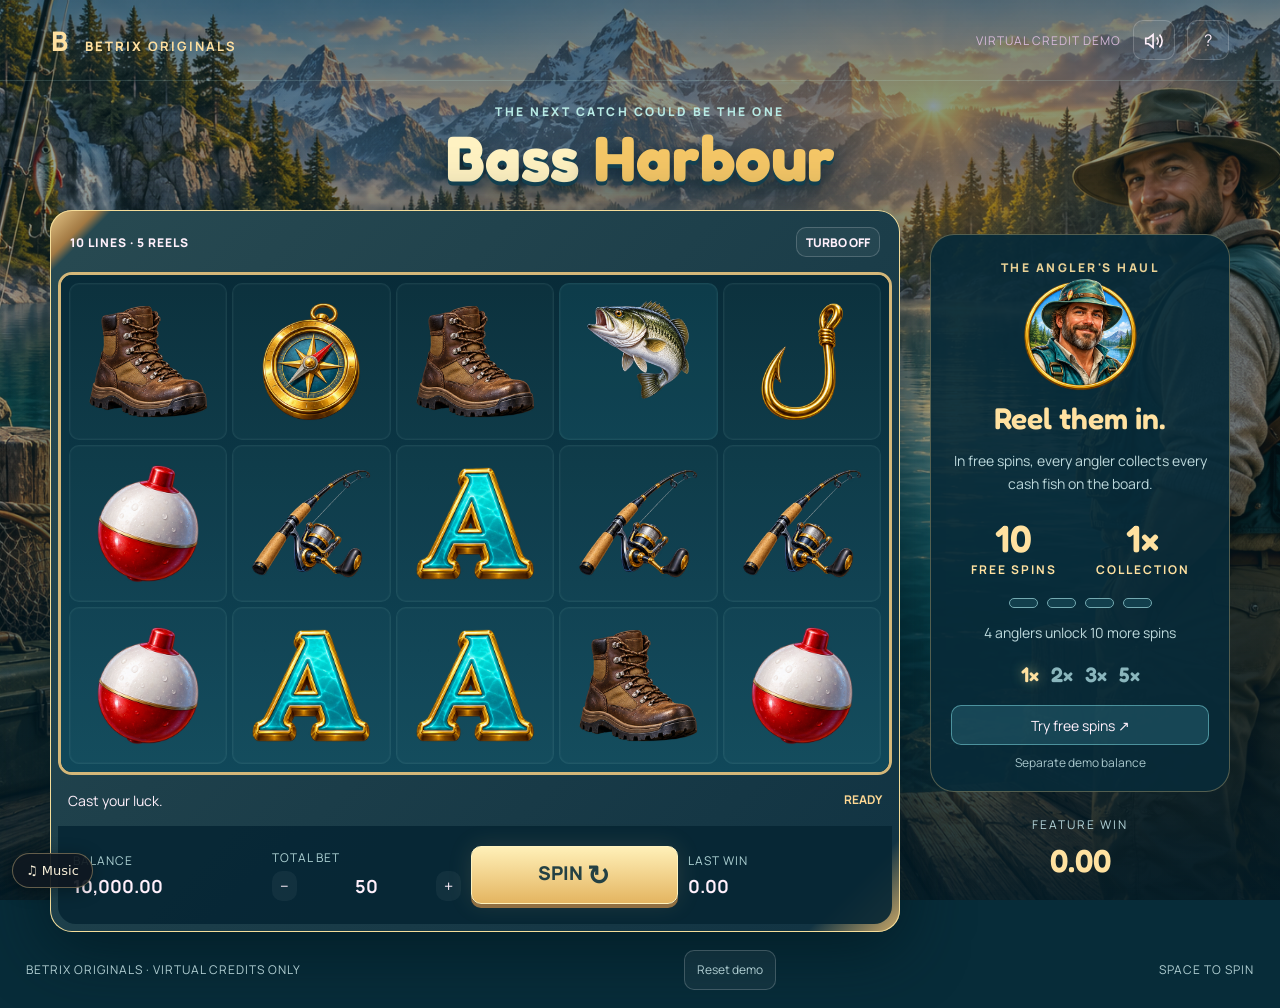
<file: public/games/bass-harbour/bass.html>
<!doctype html><html lang="en"><head><meta charset="utf-8"><meta name="viewport" content="width=device-width,initial-scale=1"><meta name="theme-color" content="#082f3e"><title>Bass Harbour — Betrix Originals</title><link rel="stylesheet" href="bass.css"><script src="preview-mode.js"></script></head><body><header><a href="/casino">B <span>BETRIX <b>ORIGINALS</b></span></a><div><span class="demo">VIRTUAL CREDIT DEMO</span><button id="sound" aria-label="Mute sound"></button><button id="help" aria-label="Rules and paytable">?</button></div></header><main><div class="title"><span>THE NEXT CATCH COULD BE THE ONE</span><h1>Bass <em>Harbour</em></h1></div><div class="layout"><section class="machine" aria-label="Bass Harbour game"><div class="machine-top"><span id="mode">10 LINES · 5 REELS</span><button id="turbo" aria-pressed="false">TURBO OFF</button></div><div class="board-wrap"><div id="grid" aria-label="Five reels, three rows"></div><div id="celebration" hidden><span id="celebration-title">WHAT A CATCH!</span><strong id="celebration-value"></strong><small>VIRTUAL CREDITS</small></div></div><div class="status"><span id="status" role="status" aria-live="polite">Cast your luck.</span><b id="chain">READY</b></div><div class="console"><div><small>BALANCE</small><strong id="balance"></strong></div><div><small>TOTAL BET</small><div class="bet"><button id="minus" aria-label="Decrease bet">−</button><strong id="bet">50</strong><button id="plus" aria-label="Increase bet">+</button></div></div><button id="spin">SPIN <span>↻</span></button><div><small>LAST WIN</small><strong id="win">0.00</strong></div></div></section><aside><div class="feature"><span class="eyebrow">THE ANGLER'S HAUL</span><div class="angler-art art"></div><h2>Reel them in.</h2><p>In free spins, every angler collects every cash fish on the board.</p><div class="feature-numbers"><strong id="free">10<small>FREE SPINS</small></strong><strong id="power">1×<small>COLLECTION</small></strong></div><div class="meter" aria-label="Angler collection progress"><i></i><i></i><i></i><i></i></div><p id="progress">4 anglers unlock 10 more spins</p><div class="levels"><span>1×</span><span>2×</span><span>3×</span><span>5×</span></div><button id="preview">Try free spins ↗</button><small>Separate demo balance</small></div><div class="feature-total"><span>FEATURE WIN</span><strong id="feature-total">0.00</strong></div></aside></div><footer><span>BETRIX ORIGINALS · VIRTUAL CREDITS ONLY</span><button id="reset">Reset demo</button><span>SPACE TO SPIN</span></footer></main><dialog id="rules"><button id="close" aria-label="Close rules">×</button><h2>Welcome to the harbour.</h2><p>Ten fixed paylines pay left to right from the first reel. Three or more matching symbols win. The angler is wild and substitutes for paying symbols. Cash bass and compass scatters do not pay on lines.</p><div id="paytable"></div><h3>The angler's haul</h3><p>Three or more compasses anywhere on a paid spin award 10 free spins. Cash bass show values of 1×, 2×, 3×, 5×, 10× or 20× the total bet. During free spins, each angler collects the sum of all cash fish, multiplied by the current collection level. Fish pay only when collected.</p><p>Every four anglers advance the collection level: 1× → 2× → 3× → 5×, awarding 10 extra spins at each advance. The new level applies from the next spin. At 5× no further spins are awarded. Compass scatters do not retrigger during the feature. Each free spin is started by tapping Spin; the triggering bet stays locked.</p><p>The free-spin preview uses a separate demo balance. End it with the preview button. Browser cryptographic randomness selects independent symbols with weights 14, 10, 12, 14, 16, 12, 4, 3, 18 in symbol order. Cash values are drawn equally from [1,2,2,3,5,10,20]. This original experimental demo has no certified RTP and no cash value. Refresh resets the session.</p></dialog><script type="module" src="bass.js"></script><script type="module" src="music.mjs"></script></body></html>
</file>
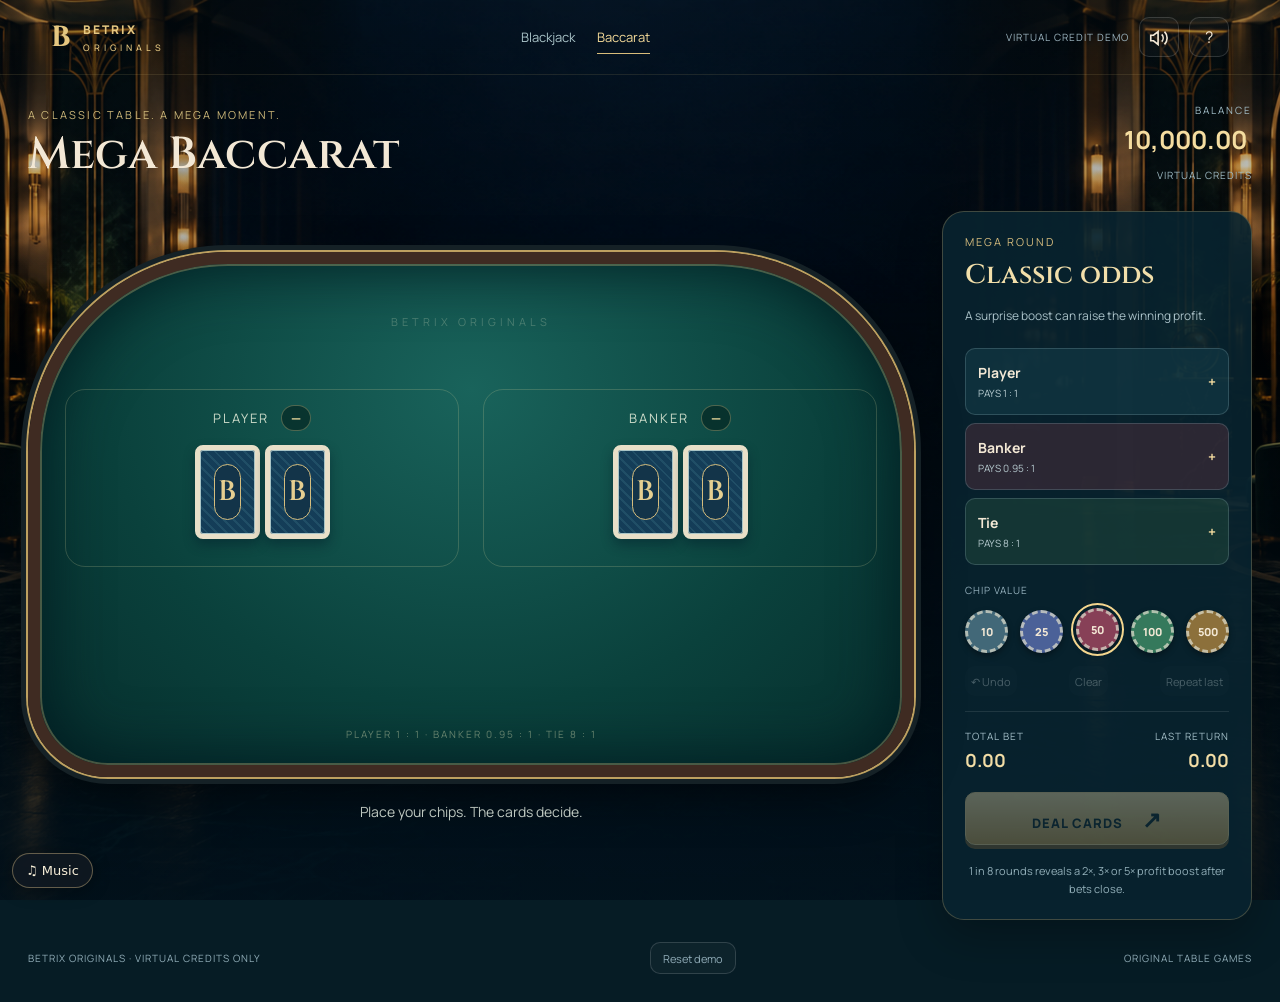
<file: public/games/betrix-tables/baccarat.html>
<!doctype html><html lang="en"><head><meta charset="utf-8"><meta name="viewport" content="width=device-width,initial-scale=1"><meta name="theme-color" content="#08282d"><title>Mega Baccarat — Betrix Originals</title><link rel="stylesheet" href="tables.css"><script src="preview-mode.js"></script></head><body data-game="baccarat"><header><a href="/casino" class="brand">B <span>BETRIX <b>ORIGINALS</b></span></a><nav><a href="blackjack.html">Blackjack</a><a href="baccarat.html" aria-current="page">Baccarat</a></nav><div><span class="demo">VIRTUAL CREDIT DEMO</span><button id="sound" aria-label="Mute sound"></button><button id="help" aria-label="Rules and payouts">?</button></div></header><main><div class="heading"><div><p>A CLASSIC TABLE. A MEGA MOMENT.</p><h1>Mega Baccarat</h1></div><div class="balance"><small>BALANCE</small><strong id="balance">10,000.00</strong><span>VIRTUAL CREDITS</span></div></div><div class="layout"><section class="table-stage"><div class="felt"><div class="table-mark">BETRIX ORIGINALS</div><div id="play-area"></div><div class="felt-rules">PLAYER 1 : 1 · BANKER 0.95 : 1 · TIE 8 : 1</div><div id="win-banner" hidden><small id="win-title">WIN</small><strong id="win-value"></strong></div></div><div class="status" id="status" role="status" aria-live="polite">Place your chips. The cards decide.</div><div id="history" class="history"></div></section><aside class="panel"><div class="panel-title"><p>MEGA ROUND</p><h2 id="panel-head">Classic odds</h2><span id="panel-caption">A surprise boost can raise the winning profit.</span></div><div id="bet-options"></div><p class="chip-label">CHIP VALUE</p><div id="chips" class="chips"></div><div class="bet-actions"><button id="undo">↶ Undo</button><button id="clear">Clear</button><button id="repeat">Repeat last</button></div><div class="totals"><div><small>TOTAL BET</small><strong id="stake">0.00</strong></div><div><small>LAST RETURN</small><strong id="return">0.00</strong></div></div><button id="deal" class="gold-button">DEAL CARDS <span>↗</span></button><div id="actions" class="actions" hidden><button data-action="hit">Hit <small>H</small></button><button data-action="stand">Stand <small>S</small></button><button data-action="double">Double <small>D</small></button><button data-action="split">Split <small>P</small></button></div><p class="hint">1 in 8 rounds reveals a 2×, 3× or 5× profit boost after bets close.</p></aside></div><footer><span>BETRIX ORIGINALS · VIRTUAL CREDITS ONLY</span><button id="reset">Reset demo</button><span>ORIGINAL TABLE GAMES</span></footer></main><dialog id="rules"><button id="close" aria-label="Close rules">×</button><h2>Mega Baccarat</h2><p>Bet on Player, Banker or Tie. Each hand’s value is the last digit of its card sum: aces are 1, tens and faces are 0. Closest to 9 wins. Drawing is automatic under standard punto banco rules.</p><p>An initial 8 or 9 is a natural: both hands stand. Otherwise Player draws on 0–5 and stands on 6–7. If Player stands, Banker draws on 0–5. If Player draws, Banker draws on 0–2; on 3 except against an 8; on 4 against 2–7; on 5 against 4–7; and on 6 against 6–7.</p><p>Player wins pay 1:1 profit. Banker wins pay 0.95:1 profit after 5% commission. Tie wins pay 8:1 profit. On a tie, Player and Banker stakes are returned. Winning stakes are returned once in addition to profit.</p><h3>Mega rounds</h3><p>After bets close, 1 in 8 rounds gets a profit multiplier chosen equally from 2×, 3× or 5×. The multiplier applies to the winning betting area’s net profit only; returned stakes and pushes are not multiplied. Example: 100 credits on Banker with a 3× boost returns 385 credits (285 profit + 100 stake). This is an original demo variation.</p><p>An eight-deck shoe is shuffled when fewer than 52 cards remain. Cards are drawn without replacement. No side bets. Reset and refresh start a new session.</p><p>Shuffles and bonus draws use browser cryptographic randomness. This experimental virtual-credit game has no certified RTP and no cash value. It is not connected to an account wallet or a live dealer stream.</p></dialog><script type="module" src="tables.js"></script><script type="module" src="music.mjs"></script></body></html>
</file>
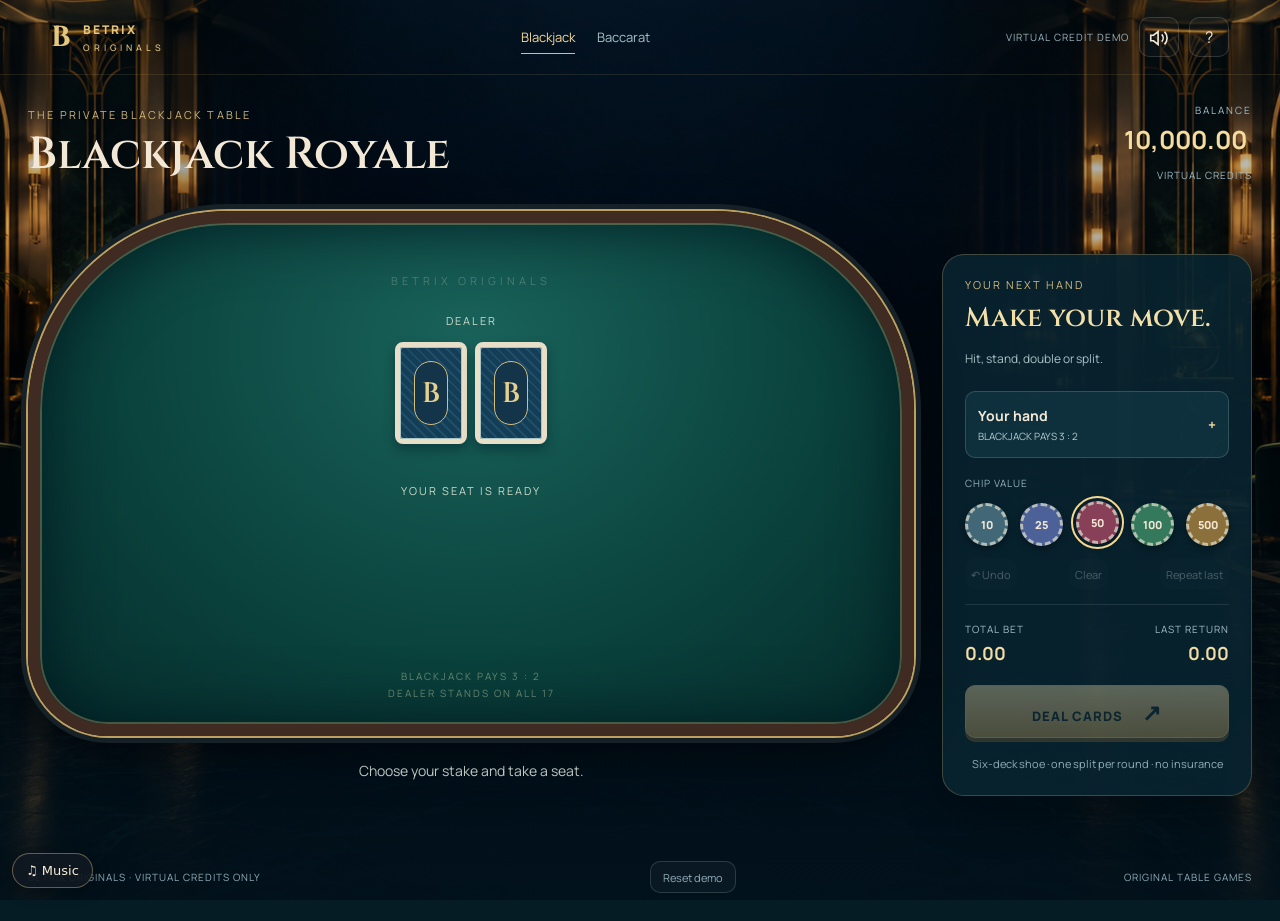
<file: public/games/betrix-tables/blackjack.html>
<!doctype html><html lang="en"><head><meta charset="utf-8"><meta name="viewport" content="width=device-width,initial-scale=1"><meta name="theme-color" content="#08282d"><title>Blackjack Royale — Betrix Originals</title><link rel="stylesheet" href="tables.css"><script src="preview-mode.js"></script></head><body data-game="blackjack"><header><a href="/casino" class="brand">B <span>BETRIX <b>ORIGINALS</b></span></a><nav><a href="blackjack.html" aria-current="page">Blackjack</a><a href="baccarat.html">Baccarat</a></nav><div><span class="demo">VIRTUAL CREDIT DEMO</span><button id="sound" aria-label="Mute sound"></button><button id="help" aria-label="Rules and payouts">?</button></div></header><main><div class="heading"><div><p>THE PRIVATE BLACKJACK TABLE</p><h1>Blackjack Royale</h1></div><div class="balance"><small>BALANCE</small><strong id="balance">10,000.00</strong><span>VIRTUAL CREDITS</span></div></div><div class="layout"><section class="table-stage"><div class="felt"><div class="table-mark">BETRIX ORIGINALS</div><div id="play-area"></div><div class="felt-rules">BLACKJACK PAYS 3 : 2<br>DEALER STANDS ON ALL 17</div><div id="win-banner" hidden><small id="win-title">WIN</small><strong id="win-value"></strong></div></div><div class="status" id="status" role="status" aria-live="polite">Choose your stake and take a seat.</div><div id="history" class="history"></div></section><aside class="panel"><div class="panel-title"><p>YOUR NEXT HAND</p><h2 id="panel-head">Make your move.</h2><span id="panel-caption">Hit, stand, double or split.</span></div><div id="bet-options"></div><p class="chip-label">CHIP VALUE</p><div id="chips" class="chips"></div><div class="bet-actions"><button id="undo">↶ Undo</button><button id="clear">Clear</button><button id="repeat">Repeat last</button></div><div class="totals"><div><small>TOTAL BET</small><strong id="stake">0.00</strong></div><div><small>LAST RETURN</small><strong id="return">0.00</strong></div></div><button id="deal" class="gold-button">DEAL CARDS <span>↗</span></button><div id="actions" class="actions" hidden><button data-action="hit">Hit <small>H</small></button><button data-action="stand">Stand <small>S</small></button><button data-action="double">Double <small>D</small></button><button data-action="split">Split <small>P</small></button></div><p class="hint">Six-deck shoe · one split per round · no insurance</p></aside></div><footer><span>BETRIX ORIGINALS · VIRTUAL CREDITS ONLY</span><button id="reset">Reset demo</button><span>ORIGINAL TABLE GAMES</span></footer></main><dialog id="rules"><button id="close" aria-label="Close rules">×</button><h2>Blackjack Royale</h2><p>Beat the dealer without going over 21. Aces count as 1 or 11; face cards count as 10. A two-card natural blackjack pays 3:2 profit, plus your stake. Other wins pay 1:1 and ties return your stake.</p><p>The dealer checks for blackjack before you act and stands on all 17s, including soft 17. Hit takes a card. Stand ends the hand. Double adds an equal stake, gives one card and ends the hand.</p><p>Identical ranks may split once into two hands if you can fund the additional stake. Doubling after splitting is allowed. Split aces receive one card each and stand. A 21 after splitting pays 1:1, not blackjack odds. No insurance, surrender or resplitting. Use H / S / D / P shortcuts when a hand is active.</p><p>A six-deck shoe is shuffled when fewer than 52 cards remain before a round. Cards are drawn without replacement. Reset and refresh start a new demo session.</p><p>Shuffles and bonus draws use browser cryptographic randomness. This experimental virtual-credit game has no certified RTP and no cash value. It is not connected to an account wallet or a live dealer stream.</p></dialog><script type="module" src="tables.js"></script><script type="module" src="music.mjs"></script></body></html>
</file>
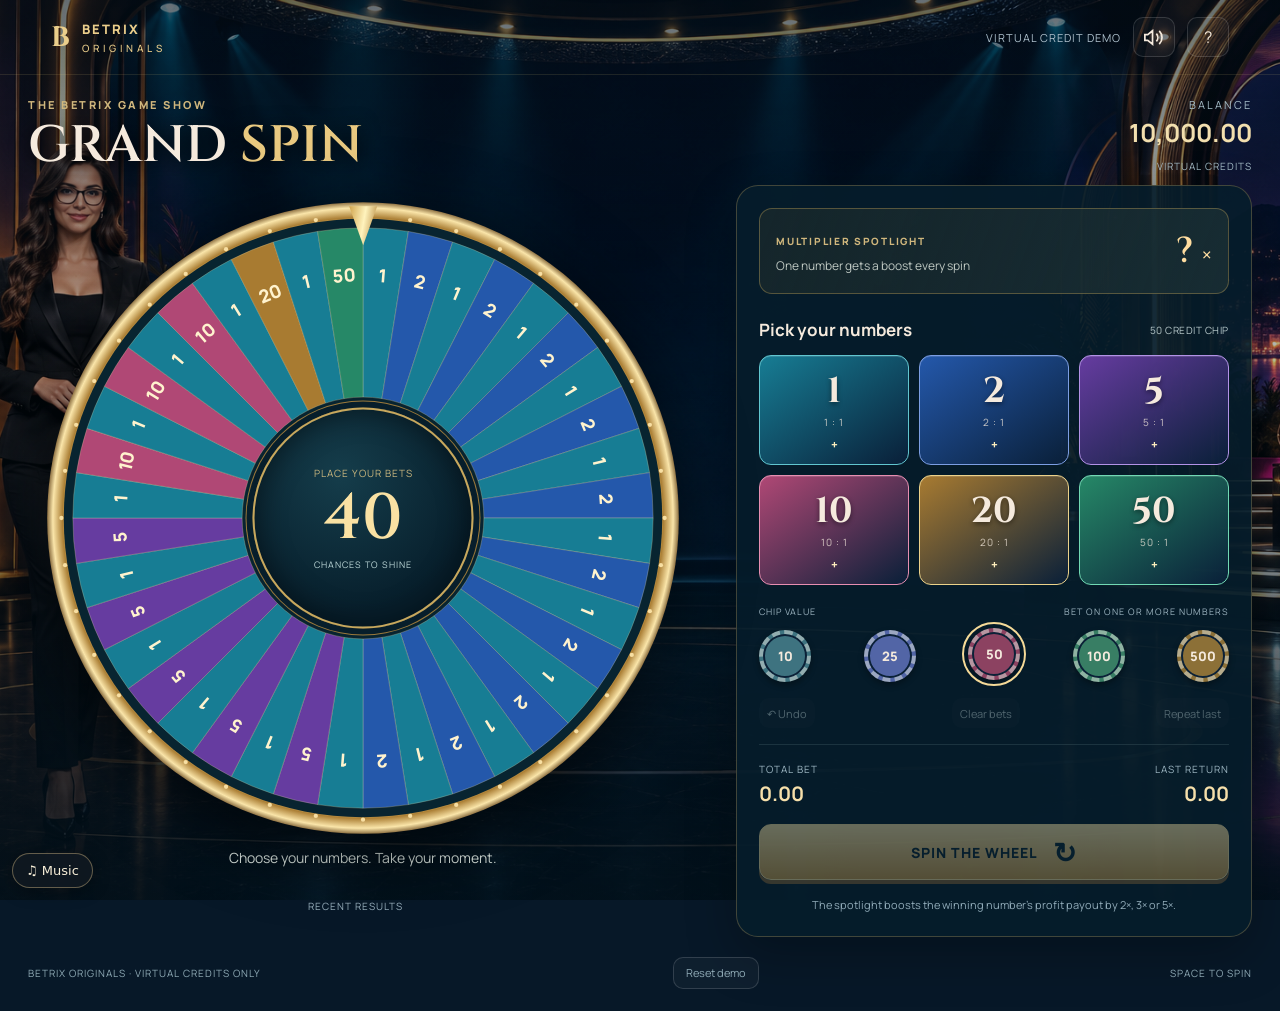
<file: public/games/grand-spin/grand.html>
<!doctype html><html lang="en"><head><meta charset="utf-8"><meta name="viewport" content="width=device-width,initial-scale=1"><meta name="theme-color" content="#071828"><title>Grand Spin — Betrix Originals</title><link rel="stylesheet" href="grand.css"><script src="preview-mode.js"></script></head><body><header><a href="/casino" class="brand">B <span>BETRIX <b>ORIGINALS</b></span></a><div><span class="demo">VIRTUAL CREDIT DEMO</span><button id="sound" aria-label="Mute sound"></button><button id="help" aria-label="Rules and payouts">?</button></div></header><main><div class="heading"><div><p>THE BETRIX GAME SHOW</p><h1>GRAND <em>SPIN</em></h1></div><div class="balance"><small>BALANCE</small><strong id="balance">10,000.00</strong><span>VIRTUAL CREDITS</span></div></div><div class="layout"><section class="stage" aria-label="Prize wheel"><div class="wheel-frame"><canvas id="wheel" aria-label="Forty-segment prize wheel"></canvas><div class="pointer" aria-hidden="true"></div><div class="hub"><span id="hub-label">PLACE YOUR BETS</span><strong id="hub-number">40</strong><small id="hub-caption">CHANCES TO SHINE</small></div><div id="celebration" hidden><span id="celebration-title">GRAND WIN</span><strong id="celebration-value"></strong></div></div><div class="stage-message"><span id="status" role="status" aria-live="polite">Choose your numbers. Take your moment.</span></div><div class="recent"><span>RECENT RESULTS</span><div id="history"></div></div></section><section class="panel" aria-label="Place bets"><div class="spotlight"><div><span class="eyebrow">MULTIPLIER SPOTLIGHT</span><p id="boost-description">One number gets a boost every spin</p></div><strong id="boost">? <small>×</small></strong></div><div class="panel-heading"><h2>Pick your numbers</h2><span id="chip-label">50 CREDIT CHIP</span></div><div id="bets" class="bet-grid"></div><div class="chip-heading"><span>CHIP VALUE</span><span>BET ON ONE OR MORE NUMBERS</span></div><div id="chips" class="chips"></div><div class="bet-actions"><button id="undo">↶ Undo</button><button id="clear">Clear bets</button><button id="repeat">Repeat last</button></div><div class="totals"><div><small>TOTAL BET</small><strong id="stake">0.00</strong></div><div><small>LAST RETURN</small><strong id="return">0.00</strong></div></div><button id="spin" class="spin">SPIN THE WHEEL <span>↻</span></button><p class="bet-hint">The spotlight boosts the winning number’s profit payout by 2×, 3× or 5×.</p></section></div><footer><span>BETRIX ORIGINALS · VIRTUAL CREDITS ONLY</span><button id="reset">Reset demo</button><span>SPACE TO SPIN</span></footer></main><dialog id="rules"><button id="close" aria-label="Close rules">×</button><p class="eyebrow">GRAND SPIN</p><h2>Your moment on the wheel.</h2><p>Pick a chip and tap one or more number tiles. Tap Spin to lock your bets. Each of the 40 wheel segments is equally likely. The number under the top pointer is the result.</p><div class="rules-table"><div><b>Number</b><b>Segments</b><b>Profit payout</b></div><div><span>1</span><span>20</span><span>1 : 1</span></div><div><span>2</span><span>10</span><span>2 : 1</span></div><div><span>5</span><span>5</span><span>5 : 1</span></div><div><span>10</span><span>3</span><span>10 : 1</span></div><div><span>20</span><span>1</span><span>20 : 1</span></div><div><span>50</span><span>1</span><span>50 : 1</span></div></div><h3>Multiplier spotlight</h3><p>Before the wheel turns, one of the six numbers is chosen equally for a boost of 2×, 3× or 5×, also equally likely. If that number wins, its profit odds are multiplied by the boost. The winning stake is returned once; losing bets are lost.</p><p>Example: a 50-credit bet on 10 returns 550 credits normally. If 10 has a 3× spotlight, it returns 1,550 credits: 1,500 profit plus the 50-credit winning stake.</p><h3>Demo details</h3><p>The result and spotlight are independently drawn with browser cryptographic randomness. The wheel animation displays that result; timing clicks cannot change it. Maximum total bet is 100,000 credits. This original experimental game has no certified RTP, no real dealer stream and no cash value. Refresh starts a new session.</p></dialog><script type="module" src="grand.js"></script><script type="module" src="music.mjs"></script></body></html>
</file>
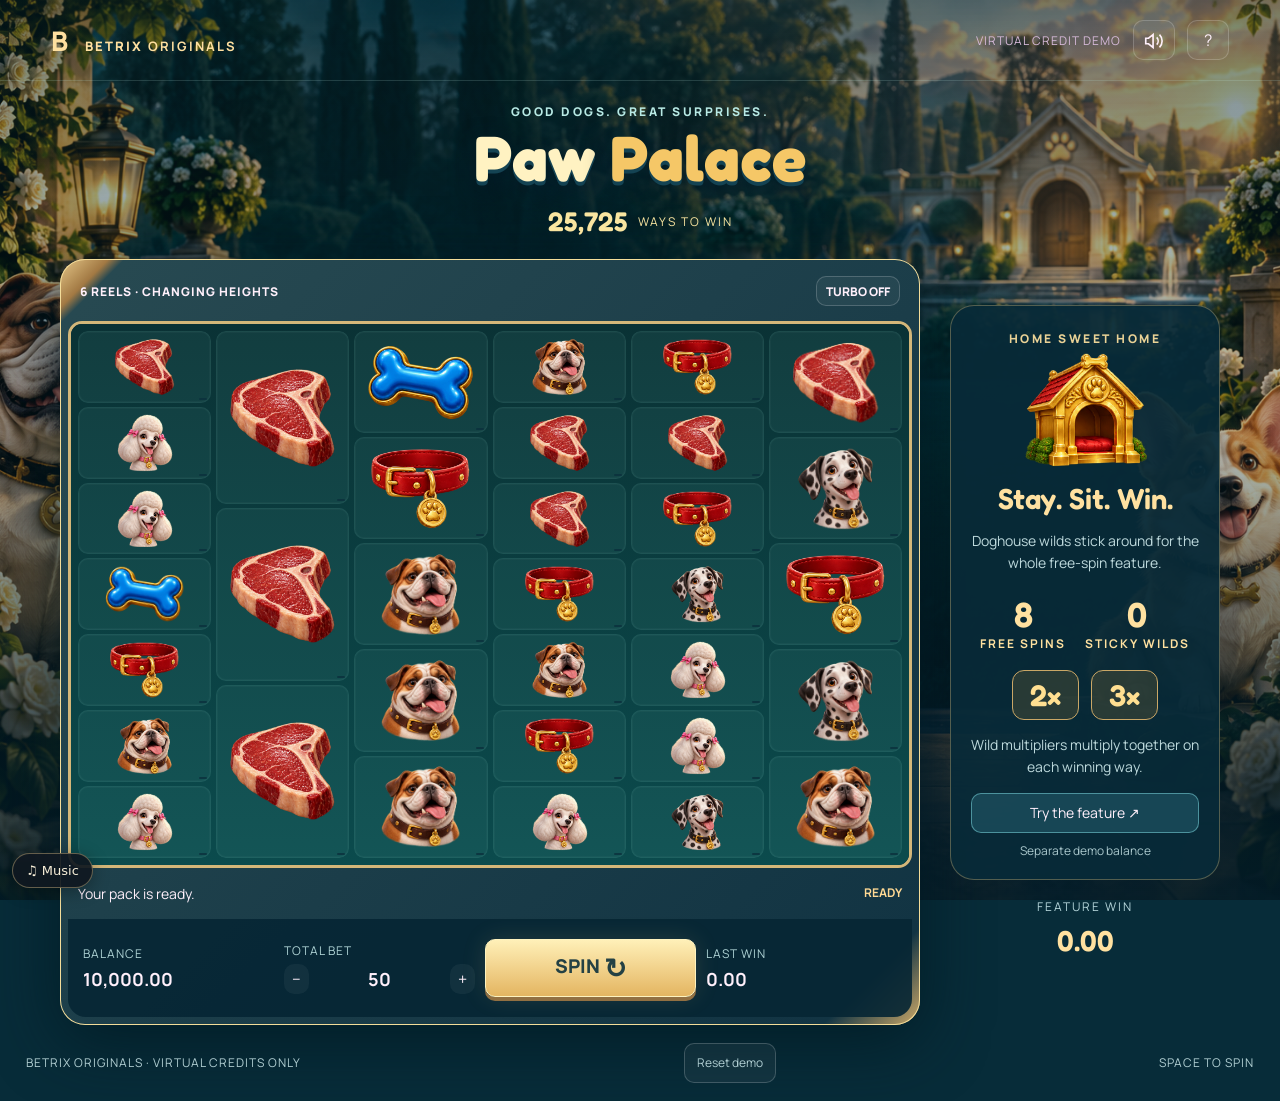
<file: public/games/paw-palace/paw.html>
<!doctype html><html lang="en"><head><meta charset="utf-8"><meta name="viewport" content="width=device-width,initial-scale=1"><meta name="theme-color" content="#0a383d"><title>Paw Palace — Betrix Originals</title><link rel="stylesheet" href="paw.css"><script src="preview-mode.js"></script></head><body><header><a href="/casino">B <span>BETRIX <b>ORIGINALS</b></span></a><div><span class="demo">VIRTUAL CREDIT DEMO</span><button id="sound" aria-label="Mute sound"></button><button id="help" aria-label="Rules and paytable">?</button></div></header><main><div class="title"><span>GOOD DOGS. GREAT SURPRISES.</span><h1>Paw <em>Palace</em></h1><div class="ways-title"><strong id="ways">117,649</strong><span>WAYS TO WIN</span></div></div><div class="layout"><section class="machine" aria-label="Paw Palace game"><div class="machine-top"><span id="mode">6 REELS · CHANGING HEIGHTS</span><button id="turbo" aria-pressed="false">TURBO OFF</button></div><div class="board-wrap"><div id="grid" aria-label="Six reels with changing symbol counts"></div><div id="celebration" hidden><span id="celebration-title">TOP DOG!</span><strong id="celebration-value"></strong><small>VIRTUAL CREDITS</small></div></div><div class="status"><span id="status" role="status" aria-live="polite">Your pack is ready.</span><b id="chain">READY</b></div><div class="console"><div><small>BALANCE</small><strong id="balance"></strong></div><div><small>TOTAL BET</small><div class="bet"><button id="minus" aria-label="Decrease bet">−</button><strong id="bet">50</strong><button id="plus" aria-label="Increase bet">+</button></div></div><button id="spin">SPIN <span>↻</span></button><div><small>LAST WIN</small><strong id="win">0.00</strong></div></div></section><aside><div class="feature"><span class="eyebrow">HOME SWEET HOME</span><div class="house-art art"></div><h2>Stay. Sit. Win.</h2><p>Doghouse wilds stick around for the whole free-spin feature.</p><div class="feature-numbers"><strong id="free">8<small>FREE SPINS</small></strong><strong id="locked">0<small>STICKY WILDS</small></strong></div><div class="wild-levels"><span>2×</span><span>3×</span></div><p>Wild multipliers multiply together on each winning way.</p><button id="preview">Try the feature ↗</button><small>Separate demo balance</small></div><div class="feature-total"><span>FEATURE WIN</span><strong id="feature-total">0.00</strong></div></aside></div><footer><span>BETRIX ORIGINALS · VIRTUAL CREDITS ONLY</span><button id="reset">Reset demo</button><span>SPACE TO SPIN</span></footer></main><dialog id="rules"><button id="close" aria-label="Close rules">×</button><h2>Meet your winning pack.</h2><p>Each paid spin has six reels with 2–7 symbols each, creating 64–117,649 ways. Three or more matching symbols on adjacent reels, starting from the leftmost reel, pay in any row. There are no fixed paylines. Each symbol pays for its longest consecutive match only.</p><div id="paytable"></div><h3>Doghouse wilds</h3><p>Wilds appear on reels 2–5 and substitute for paying symbols. Each has a 2× or 3× multiplier. Multipliers multiply together within an individual way; all winning ways are added. Golden paw scatters do not substitute or pay on ways.</p><h3>Home sweet home</h3><p>Three or more golden paw scatters on a paid spin award 8 free spins at the triggering bet. During free spins all reels have seven positions, creating 117,649 ways. Every doghouse wild locks in its position with its multiplier until the feature ends. Scatters do not retrigger. Tap Free for each spin.</p><p>A spin pays at most 5,000× total bet. Each paying symbol has weight 16, scatter weight 2, and wild weight 1 on the four middle reels (zero on the outer reels). Wild multipliers are equally likely 2× or 3×. Browser cryptographic randomness is used. This original experimental demo has no certified RTP and no cash value. Refresh resets your session. Feature preview uses a separate demo balance.</p></dialog><script type="module" src="paw.js"></script><script type="module" src="music.mjs"></script></body></html>
</file>
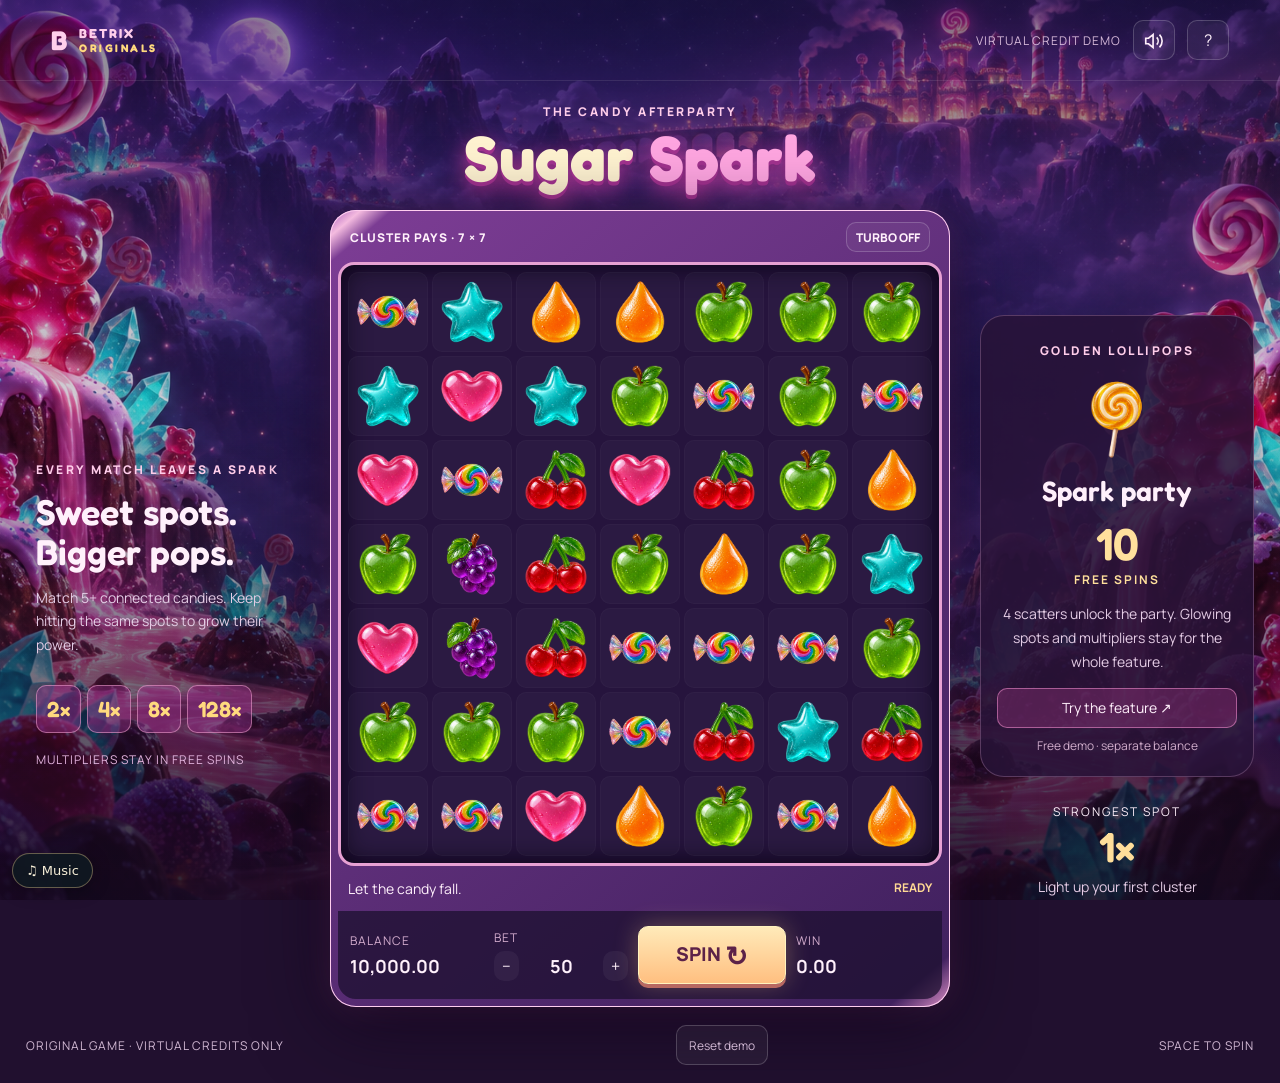
<file: public/games/sugar-spark/sugar.html>
<!doctype html><html lang="en"><head><meta charset="utf-8"><meta name="viewport" content="width=device-width,initial-scale=1"><meta name="theme-color" content="#25103e"><title>Sugar Spark — Betrix Originals</title><link rel="stylesheet" href="sugar.css"><script src="preview-mode.js"></script></head><body><header><a href="/casino" class="wordmark">B<span>BETRIX <b>ORIGINALS</b></span></a><div><span class="demo">VIRTUAL CREDIT DEMO</span><button id="sound" aria-label="Mute sound"></button><button id="help" aria-label="Game rules">?</button></div></header><main><div class="title"><span>THE CANDY AFTERPARTY</span><h1>Sugar <em>Spark</em></h1></div><div class="layout"><aside class="left"><p class="eyebrow">EVERY MATCH LEAVES A SPARK</p><h2>Sweet spots.<br>Bigger pops.</h2><p>Match 5+ connected candies. Keep hitting the same spots to grow their power.</p><div class="ladder"><span>2×</span><span>4×</span><span>8×</span><strong>128×</strong></div><small>MULTIPLIERS STAY IN FREE SPINS</small></aside><section class="machine" aria-label="Sugar Spark game"><div class="machine-top"><span id="mode">CLUSTER PAYS · 7 × 7</span><button id="turbo" aria-pressed="false">TURBO OFF</button></div><div class="board-wrap"><div id="grid" aria-label="Candy board"></div><div id="celebration" hidden><span>SUGAR SENSATION</span><strong id="celebration-value"></strong></div></div><div class="status"><span id="status" role="status">Let the candy fall.</span><b id="chain">READY</b></div><div class="console"><div><small>BALANCE</small><strong id="balance"></strong></div><div><small>BET</small><div class="bet"><button id="minus" aria-label="Decrease bet">−</button><strong id="bet">50</strong><button id="plus" aria-label="Increase bet">+</button></div></div><button id="spin">SPIN <span>↻</span></button><div><small>WIN</small><strong id="win">0.00</strong></div></div></section><aside class="right"><div class="feature"><span class="eyebrow">GOLDEN LOLLIPOPS</span><div class="scatter art art-6"></div><h2>Spark party</h2><strong id="free">10 <small>FREE SPINS</small></strong><p>4 scatters unlock the party. Glowing spots and multipliers stay for the whole feature.</p><button id="preview">Try the feature ↗</button><small>Free demo · separate balance</small></div><div class="power"><span>STRONGEST SPOT</span><strong id="power">1×</strong><p id="feature-total">Light up your first cluster</p></div></aside></div><footer><span>ORIGINAL GAME · VIRTUAL CREDITS ONLY</span><button id="reset">Reset demo</button><span>SPACE TO SPIN</span></footer></main><dialog id="rules"><button id="close" aria-label="Close rules">×</button><h2>Make a little magic.</h2><p>Five or more matching candies connected horizontally or vertically form a winning cluster. Diagonal neighbours do not connect. Winning candies pop and new candies tumble down.</p><h3>Spark spots</h3><p>The first hit lights a spot. The second hit gives it 2×, then 4×, 8×, up to 128×. A cluster uses the sum of its active spot multipliers, or 1× if none are active. Multipliers apply before the current hit upgrades a spot.</p><h3>Cluster payouts</h3><p>All seven candies pay the same: 5 candies = 0.3× bet; 6–7 = 0.6×; 8–9 = 1.5×; 10–11 = 3×; 12–14 = 6×; 15+ = 12×, before spot multipliers.</p><h3>Spark party</h3><p>Four golden lollipops on the initial paid board award 10 free spins at the triggering bet. Spots persist through the feature. No retriggers. Tap Spin for each free spin. Trying the feature uses a separate demo balance; end it with the same button.</p><p>Each spin stops at 20 winning tumbles or 5,000× bet. Random symbols use browser cryptographic randomness; weights are 12, 13, 14, 15, 16, 17, 18 for candies and 2 for the scatter. This experimental game has no certified RTP. Refresh resets the session.</p></dialog><script type="module" src="sugar.js"></script><script type="module" src="music.mjs"></script></body></html>
</file>
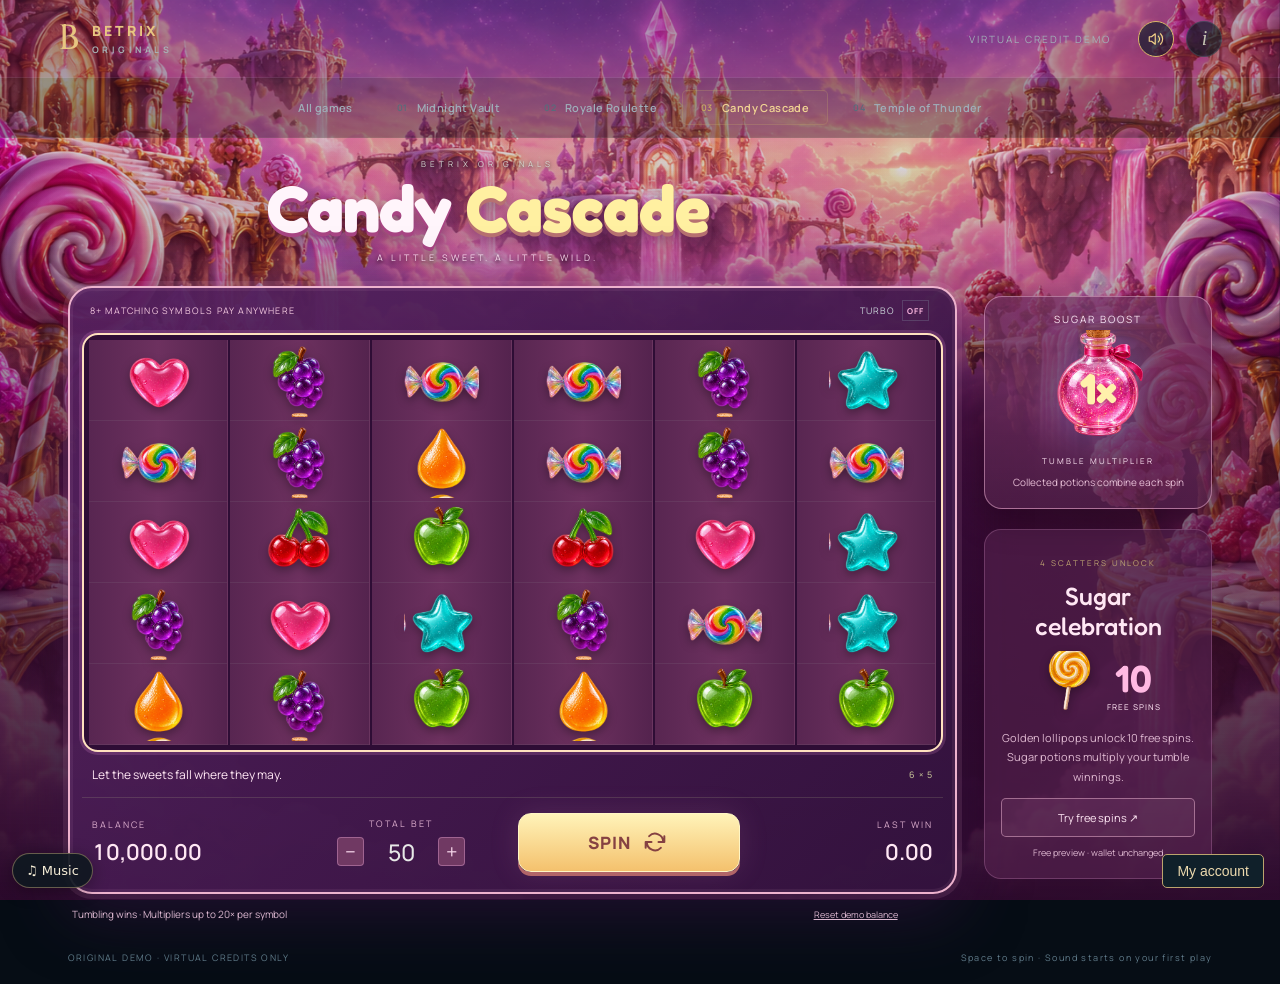
<file: public/games/velvet/candy.html>
<!doctype html><html lang="en"><head><meta charset="utf-8"><meta name="viewport" content="width=device-width,initial-scale=1"><meta name="theme-color" content="#401047"><title>Candy Cascade — Betrix Originals</title><link rel="stylesheet" href="vault.css"><link rel="stylesheet" href="collection.css"><link rel="stylesheet" href="cascade.css"><script src="preview-mode.js"></script></head><body class="cascade-page candy" data-theme="candy"><div class="backdrop"></div><div class="vignette"></div><div id="flash" aria-hidden="true"></div><header><a href="/casino" class="wordmark">B<span>BETRIX <b>ORIGINALS</b></span></a><div class="header-right"><span class="demo">VIRTUAL CREDIT DEMO</span><button class="icon-button" id="sound" aria-label="Mute sound"></button><button class="icon-button" id="help" aria-label="Rules and paytable">i</button></div></header><nav class="game-nav" aria-label="Game collection"><a href="/casino">All games</a><a class="" href="vault.html"><span>01</span> Midnight Vault</a><a class="" href="roulette.html"><span>02</span> Royale Roulette</a><a class="active" href="candy.html"><span>03</span> Candy Cascade</a><a class="" href="thunder.html"><span>04</span> Temple of Thunder</a></nav>
 <main><div class="cascade-title"><p>BETRIX ORIGINALS</p><h1>Candy <span>Cascade</span></h1><span>A LITTLE SWEET. A LITTLE WILD.</span></div><div class="cascade-layout"><section class="cascade-machine" aria-label="Candy Cascade game"><div class="cascade-top"><span>8+ MATCHING SYMBOLS PAY ANYWHERE</span><button id="turbo" aria-pressed="false">TURBO <b>OFF</b></button></div><div class="feature-banner" id="feature-banner" hidden><span id="feature-mode">FREE SPINS</span><strong id="remaining">10</strong><span id="feature-bank">FEATURE WIN 0.00</span><button id="end-preview" hidden>End preview</button></div><div class="cascade-frame"><div id="grid" class="cascade-grid" aria-label="Six columns, five rows"></div><div id="big-win" class="cascade-win" aria-hidden="true"><span id="win-title">SWEET WIN</span><strong id="win-value">0.00</strong><small>VIRTUAL CREDITS</small></div></div><div class="cascade-status"><span id="status" role="status" aria-live="polite">Let the sweets fall where they may.</span><b id="tumble-count">6 × 5</b></div><div class="cascade-console"><div class="readout"><span>BALANCE</span><strong id="balance">10,000.00</strong></div><div class="bet-control"><span>TOTAL BET</span><div><button id="bet-down" aria-label="Decrease bet">−</button><strong id="bet">50</strong><button id="bet-up" aria-label="Increase bet">+</button></div></div><button id="spin" class="spin-button"><span>SPIN</span><svg viewBox="0 0 24 24"><path d="M20 7v5h-5M4 17v-5h5M19 12a7 7 0 0 0-12-5M5 12a7 7 0 0 0 12 5"/></svg></button><div class="readout last-win"><span>LAST WIN</span><strong id="last-win">0.00</strong></div></div></section>
 <aside class="cascade-side"><div class="mult-card"><p>SUGAR BOOST</p><div class="cascade-art art-7"></div><strong id="multiplier">1×</strong><span id="mult-caption">TUMBLE MULTIPLIER</span><small>Collected potions combine each spin</small></div><div class="feature-card"><span class="eyebrow">4 SCATTERS UNLOCK</span><h2>Sugar celebration</h2><div class="feature-symbol"><span class="cascade-art art-6"></span><strong>10<small>FREE SPINS</small></strong></div><p>Golden lollipops unlock 10 free spins. Sugar potions multiply your tumble winnings.</p><button id="preview">Try free spins ↗</button><small>Free preview · wallet unchanged</small></div></aside></div><div class="cascade-bottom"><p id="round-detail">Tumbling wins · Multipliers up to 20× per symbol</p><button id="reset">Reset demo balance</button></div><footer><span>ORIGINAL DEMO · VIRTUAL CREDITS ONLY</span><span>Space to spin · Sound starts on your first play</span></footer></main>
 <dialog id="rules-dialog"><button class="close" id="close-rules" aria-label="Close rules">×</button><p class="eyebrow">CANDY CASCADE</p><h2>Let the sweets tumble.</h2><p>Eight or more identical paying symbols anywhere on the 6 × 5 board win. Matching symbols disappear and new symbols fall into their places. More matches create more tumbles. There are no paylines.</p><div id="paytable"></div><h3>Multipliers</h3><p id="mult-rules"></p><h3>Sugar celebration</h3><p>Four or more scatters on the initial board of a paid spin award 10 free spins at the same bet. Each free spin is started by tapping Spin. There are no retriggers. A free preview runs the same feature without changing your wallet; you can end it between spins.</p><h3>Demo details</h3><p>Outcomes use browser cryptographic randomness. Each position is drawn independently. Symbol weights in paytable order are 10, 11, 12, 13, 14, 15, 16; scatter weight 2; multiplier weight 1 (94 total). A spin stops after at most 20 winning tumbles. This experimental demo uses virtual credits with no cash value. Refresh starts a new session.</p></dialog>
 <dialog id="feature-dialog"><p class="eyebrow" id="feature-dialog-label">FEATURE UNLOCKED</p><div class="feature-dialog-art cascade-art art-6"></div><h2 id="feature-dialog-title">Sugar celebration</h2><strong id="feature-dialog-value">10 FREE SPINS</strong><p id="feature-dialog-text">Your bonus is ready.</p><button class="spin-button" id="feature-dialog-action">Enter the feature</button></dialog><script type="module" src="cascade.js"></script><a href="/account" class="member-access">My account</a><script type="module" src="music.mjs"></script></body></html>
</file>
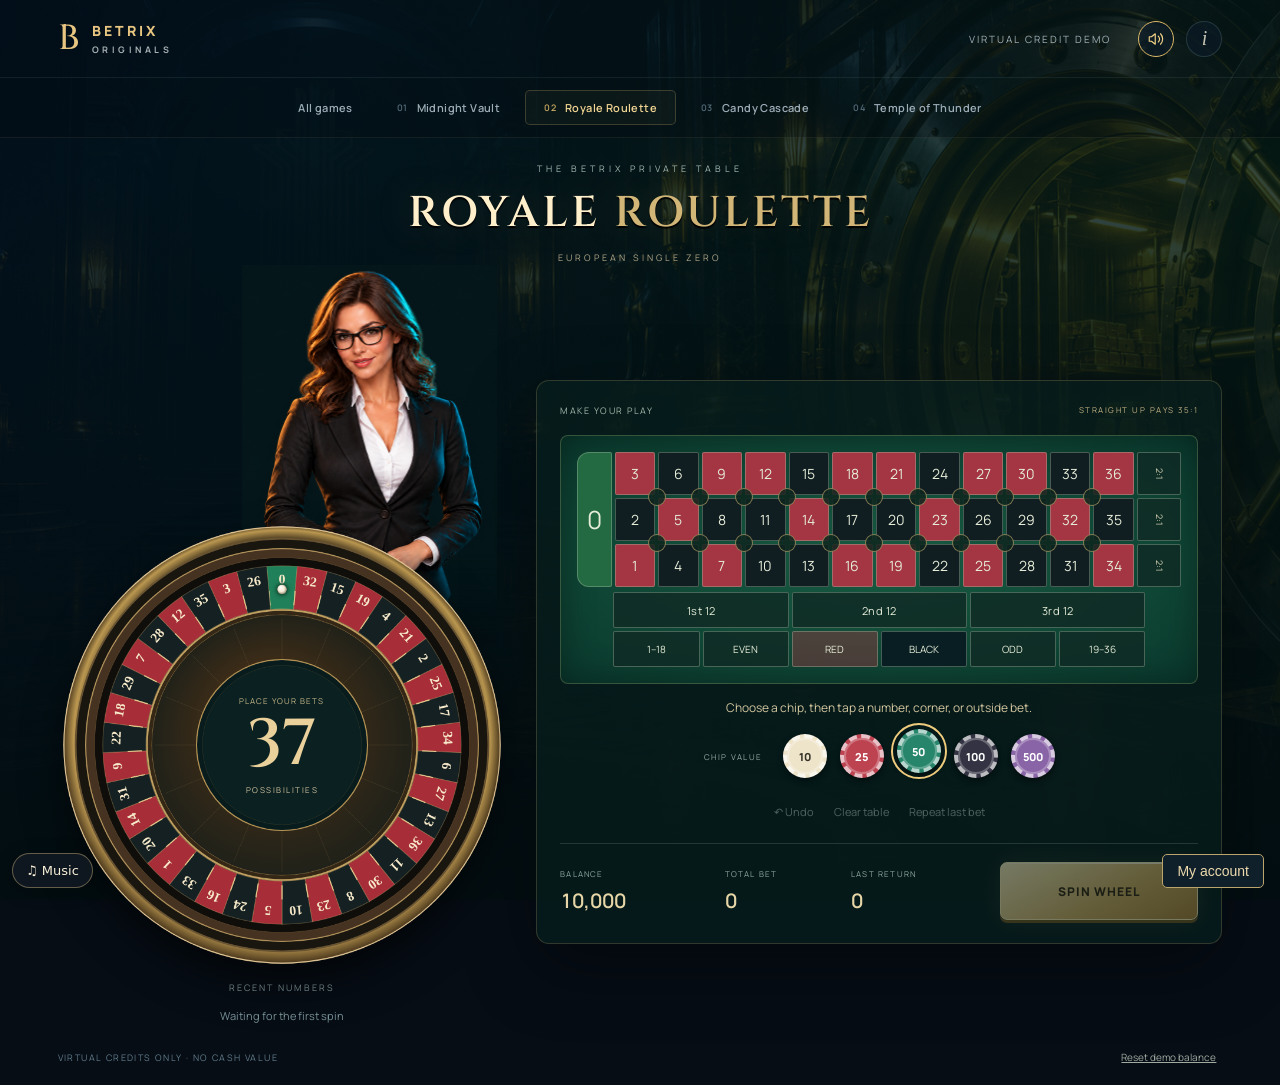
<file: public/games/velvet/roulette.html>
<!doctype html><html lang="en"><head><meta charset="utf-8"><meta name="viewport" content="width=device-width,initial-scale=1"><meta name="theme-color" content="#071915"><title>Royale Roulette — Betrix Originals</title><link rel="stylesheet" href="vault.css"><link rel="stylesheet" href="collection.css"><link rel="stylesheet" href="roulette.css"><script src="preview-mode.js"></script></head><body class="roulette-page"><div class="backdrop"></div><div class="vignette"></div><header><a href="/casino" class="wordmark">B<span>BETRIX <b>ORIGINALS</b></span></a><div class="header-right"><span class="demo">VIRTUAL CREDIT DEMO</span><button id="sound" class="icon-button" aria-label="Mute sound"></button><button id="help" class="icon-button" aria-label="Game rules">i</button></div></header><nav class="game-nav" aria-label="Game collection"><a href="/casino">All games</a><a href="vault.html"><span>01</span> Midnight Vault</a><a class="active" href="roulette.html"><span>02</span> Royale Roulette</a><a href="candy.html"><span>03</span> Candy Cascade</a><a href="thunder.html"><span>04</span> Temple of Thunder</a></nav>
<main><div class="roulette-title"><p>THE BETRIX PRIVATE TABLE</p><h1>ROYALE <em>ROULETTE</em></h1><span>EUROPEAN SINGLE ZERO</span></div><section class="roulette-stage"><div class="wheel-side"><div class="wheel-wrap"><div class="roulette-dealer" id="dealer" role="img" aria-label="Casino dealer in a black suit and glasses standing behind the wheel with hands resting at her waist"><span class="dealer-pose dealer-idle"></span><span class="dealer-pose dealer-sweep"></span></div><canvas id="wheel" width="760" height="760" aria-label="European roulette wheel with 37 pockets"></canvas><div id="wheel-result" aria-live="polite"><small>PLACE YOUR BETS</small><strong>37</strong><span>POSSIBILITIES</span></div></div><div class="result-history"><span>RECENT NUMBERS</span><div id="numbers"><i>Waiting for the first spin</i></div></div></div><div class="table-side"><div class="table-top"><span>MAKE YOUR PLAY</span><span>STRAIGHT UP PAYS 35:1</span></div><div class="felt"><div class="number-board" id="board"></div><div class="dozens" id="dozens"></div><div class="outside" id="outside"></div></div><div class="table-message" id="status" role="status">Choose a chip, then tap a number, corner, or outside bet.</div><div class="chip-tray"><span>CHIP VALUE</span><div id="chips"></div></div><div class="table-actions"><button id="undo">↶ Undo</button><button id="clear">Clear table</button><button id="rebet" disabled>Repeat last bet</button></div><div class="roulette-console"><div><span>BALANCE</span><strong id="balance">10,000</strong></div><div><span>TOTAL BET</span><strong id="total-bet">0</strong></div><div><span>LAST RETURN</span><strong id="last-win">0</strong></div><button id="spin" class="spin-button" disabled>SPIN WHEEL</button></div></div></section><footer><span>VIRTUAL CREDITS ONLY · NO CASH VALUE</span><button id="reset">Reset demo balance</button></footer></main><dialog id="rules-dialog"><button id="close-rules" class="close" aria-label="Close rules">×</button><p class="eyebrow">ROYALE ROULETTE</p><h2>Your place at the table.</h2><p>Select a chip, then tap any number, corner, or outside bet. Tap again to add another chip. Place multiple bets, then spin. All bets settle on the same number.</p><table class="paytable"><thead><tr><th>BET</th><th>PROFIT</th><th>TOTAL RETURN</th></tr></thead><tbody><tr><td>One number (including 0)</td><td>35:1</td><td>36×</td></tr><tr><td>Corner (4 numbers)</td><td>8:1</td><td>9×</td></tr><tr><td>Dozen or column</td><td>2:1</td><td>3×</td></tr><tr><td>Color, parity, low/high</td><td>1:1</td><td>2×</td></tr></tbody></table><p>Zero loses all outside bets. There is no double zero. Each of the 37 pockets is equally likely, selected with browser cryptographic randomness. The animated ball lands in the selected pocket.</p><p>Bets reserve credits until you spin. Undo removes the last chip. Clear removes all pending chips. Repeat last bet restores the previous layout if your balance covers it. Refresh starts a new demo session.</p></dialog><script type="module" src="roulette.js"></script><a href="/account" class="member-access">My account</a><script type="module" src="music.mjs"></script></body></html>
</file>
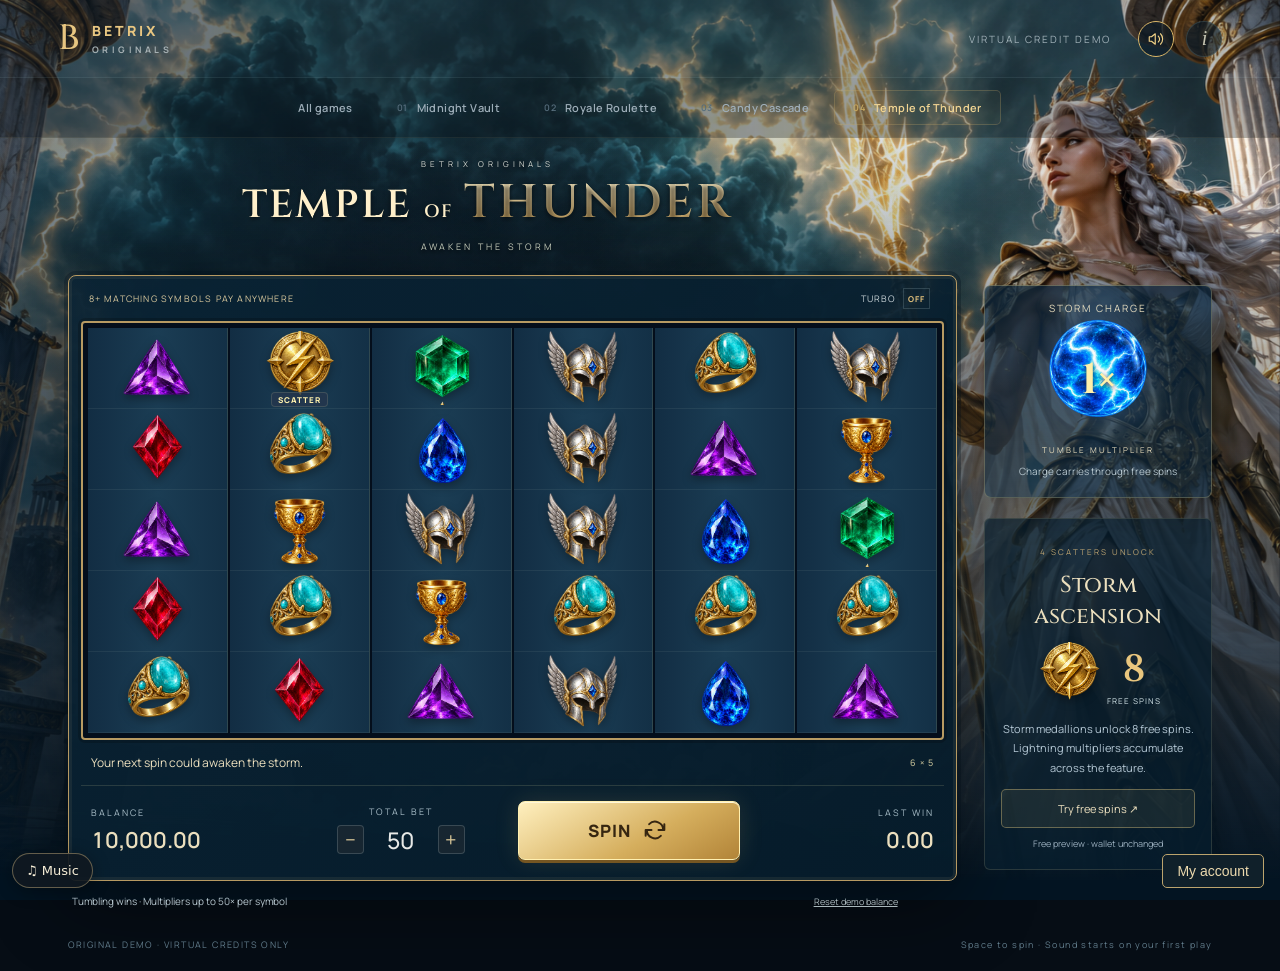
<file: public/games/velvet/thunder.html>
<!doctype html><html lang="en"><head><meta charset="utf-8"><meta name="viewport" content="width=device-width,initial-scale=1"><meta name="theme-color" content="#061e2c"><title>Temple of Thunder — Betrix Originals</title><link rel="stylesheet" href="vault.css"><link rel="stylesheet" href="collection.css"><link rel="stylesheet" href="cascade.css"><script src="preview-mode.js"></script></head><body class="cascade-page thunder" data-theme="thunder"><div class="backdrop"></div><div class="vignette"></div><div id="flash" aria-hidden="true"></div><header><a href="/casino" class="wordmark">B<span>BETRIX <b>ORIGINALS</b></span></a><div class="header-right"><span class="demo">VIRTUAL CREDIT DEMO</span><button class="icon-button" id="sound" aria-label="Mute sound"></button><button class="icon-button" id="help" aria-label="Rules and paytable">i</button></div></header><nav class="game-nav" aria-label="Game collection"><a href="/casino">All games</a><a class="" href="vault.html"><span>01</span> Midnight Vault</a><a class="" href="roulette.html"><span>02</span> Royale Roulette</a><a class="" href="candy.html"><span>03</span> Candy Cascade</a><a class="active" href="thunder.html"><span>04</span> Temple of Thunder</a></nav>
 <main><div class="cascade-title"><p>BETRIX ORIGINALS</p><h1>TEMPLE <small>OF</small> <span>THUNDER</span></h1><span>AWAKEN THE STORM</span></div><div class="cascade-layout"><section class="cascade-machine" aria-label="Temple of Thunder game"><div class="cascade-top"><span>8+ MATCHING SYMBOLS PAY ANYWHERE</span><button id="turbo" aria-pressed="false">TURBO <b>OFF</b></button></div><div class="feature-banner" id="feature-banner" hidden><span id="feature-mode">FREE SPINS</span><strong id="remaining">8</strong><span id="feature-bank">FEATURE WIN 0.00</span><button id="end-preview" hidden>End preview</button></div><div class="cascade-frame"><div id="grid" class="cascade-grid" aria-label="Six columns, five rows"></div><div id="big-win" class="cascade-win" aria-hidden="true"><span id="win-title">DIVINE WIN</span><strong id="win-value">0.00</strong><small>VIRTUAL CREDITS</small></div></div><div class="cascade-status"><span id="status" role="status" aria-live="polite">Your next spin could awaken the storm.</span><b id="tumble-count">6 × 5</b></div><div class="cascade-console"><div class="readout"><span>BALANCE</span><strong id="balance">10,000.00</strong></div><div class="bet-control"><span>TOTAL BET</span><div><button id="bet-down" aria-label="Decrease bet">−</button><strong id="bet">50</strong><button id="bet-up" aria-label="Increase bet">+</button></div></div><button id="spin" class="spin-button"><span>SPIN</span><svg viewBox="0 0 24 24"><path d="M20 7v5h-5M4 17v-5h5M19 12a7 7 0 0 0-12-5M5 12a7 7 0 0 0 12 5"/></svg></button><div class="readout last-win"><span>LAST WIN</span><strong id="last-win">0.00</strong></div></div></section>
 <aside class="cascade-side"><div class="mult-card"><p>STORM CHARGE</p><div class="cascade-art art-7"></div><strong id="multiplier">1×</strong><span id="mult-caption">TUMBLE MULTIPLIER</span><small>Charge carries through free spins</small></div><div class="feature-card"><span class="eyebrow">4 SCATTERS UNLOCK</span><h2>Storm ascension</h2><div class="feature-symbol"><span class="cascade-art art-6"></span><strong>8<small>FREE SPINS</small></strong></div><p>Storm medallions unlock 8 free spins. Lightning multipliers accumulate across the feature.</p><button id="preview">Try free spins ↗</button><small>Free preview · wallet unchanged</small></div></aside></div><div class="cascade-bottom"><p id="round-detail">Tumbling wins · Multipliers up to 50× per symbol</p><button id="reset">Reset demo balance</button></div><footer><span>ORIGINAL DEMO · VIRTUAL CREDITS ONLY</span><span>Space to spin · Sound starts on your first play</span></footer></main>
 <dialog id="rules-dialog"><button class="close" id="close-rules" aria-label="Close rules">×</button><p class="eyebrow">TEMPLE OF THUNDER</p><h2>Let the treasures tumble.</h2><p>Eight or more identical paying symbols anywhere on the 6 × 5 board win. Matching symbols disappear and new symbols fall into their places. More matches create more tumbles. There are no paylines.</p><div id="paytable"></div><h3>Multipliers</h3><p id="mult-rules"></p><h3>Storm ascension</h3><p>Four or more scatters on the initial board of a paid spin award 8 free spins at the same bet. Each free spin is started by tapping Spin. There are no retriggers. A free preview runs the same feature without changing your wallet; you can end it between spins.</p><h3>Demo details</h3><p>Outcomes use browser cryptographic randomness. Each position is drawn independently. Symbol weights in paytable order are 10, 11, 12, 13, 14, 15, 16; scatter weight 2; multiplier weight 1 (94 total). A spin stops after at most 20 winning tumbles. This experimental demo uses virtual credits with no cash value. Refresh starts a new session.</p></dialog>
 <dialog id="feature-dialog"><p class="eyebrow" id="feature-dialog-label">FEATURE UNLOCKED</p><div class="feature-dialog-art cascade-art art-6"></div><h2 id="feature-dialog-title">Storm ascension</h2><strong id="feature-dialog-value">8 FREE SPINS</strong><p id="feature-dialog-text">Your bonus is ready.</p><button class="spin-button" id="feature-dialog-action">Enter the feature</button></dialog><script type="module" src="cascade.js"></script><a href="/account" class="member-access">My account</a><script type="module" src="music.mjs"></script></body></html>
</file>
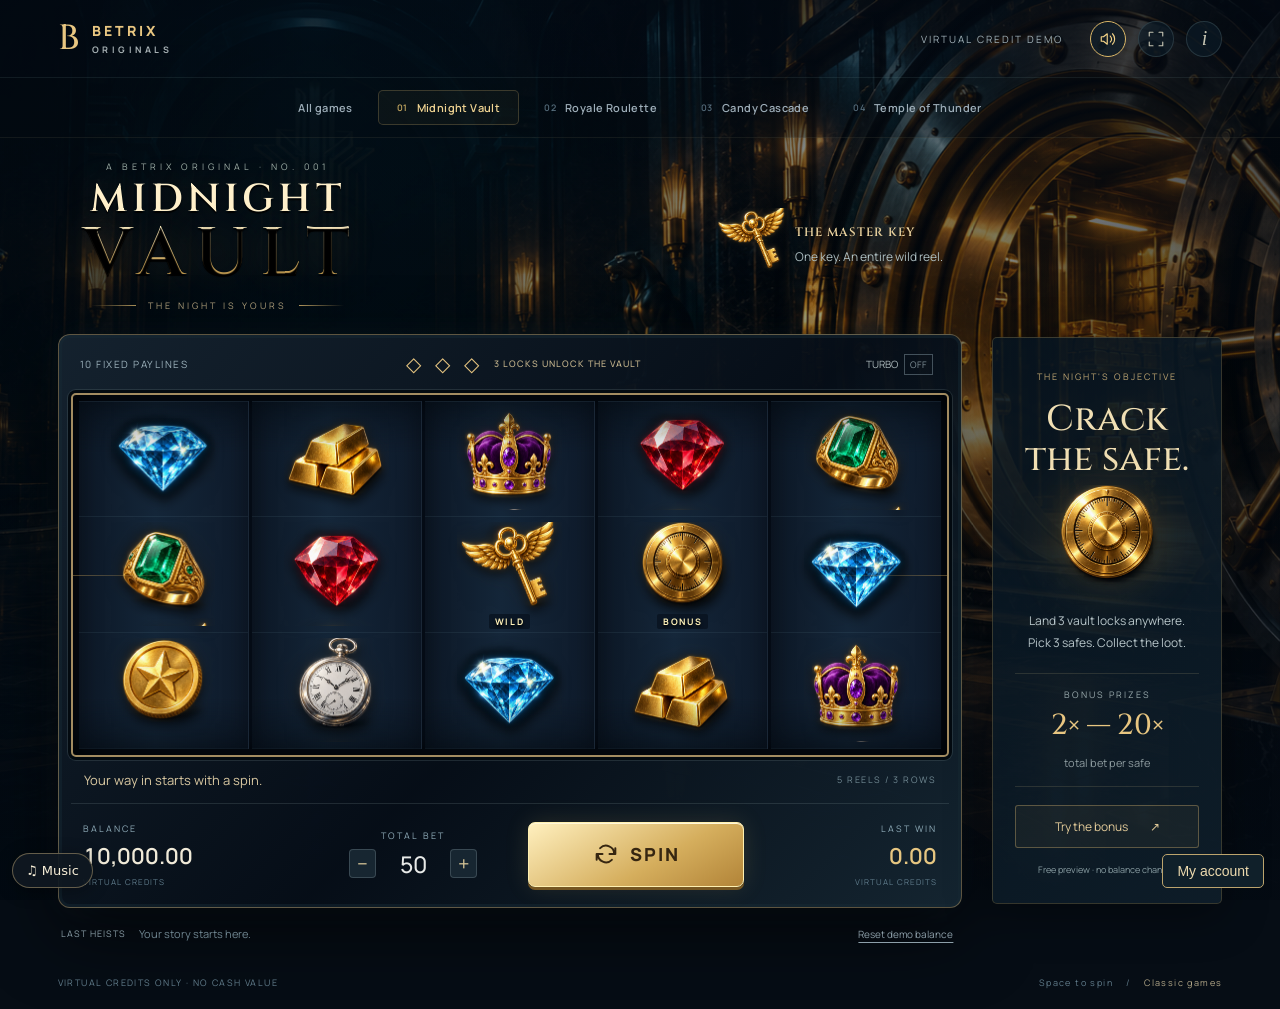
<file: public/games/velvet/vault.html>
<!DOCTYPE html><html lang="en"><head><meta charset="UTF-8"><meta name="viewport" content="width=device-width, initial-scale=1"><meta name="theme-color" content="#060d15"><meta name="description" content="Midnight Vault — an original cinematic heist slot with expanding master keys and a safe-cracking bonus. Virtual-credit demo."><title>Midnight Vault — Betrix Originals</title><link rel="stylesheet" href="vault.css"><link rel="stylesheet" href="collection.css"><script src="preview-mode.js"></script></head><body>
<div class="backdrop"></div><div class="vignette"></div><canvas id="particles" aria-hidden="true"></canvas>
<header><a href="/casino" class="wordmark">B<span>BETRIX <b>ORIGINALS</b></span></a><div class="header-right"><span class="demo">VIRTUAL CREDIT DEMO</span><button class="icon-button" id="sound" aria-label="Enable sound" title="Enable sound"><svg viewBox="0 0 24 24"><path d="M11 5 6 9H3v6h3l5 4m0-4-5 4"/></svg></button><button class="icon-button" id="fullscreen" aria-label="Full screen" title="Full screen"><svg viewBox="0 0 24 24"><path d="M8 3H3v5m13-5h5v5M3 16v5h5m13-5v5h-5"/></svg></button><button class="icon-button" id="help" aria-label="Game rules and paytable" title="Game rules and paytable">i</button></div></header><nav class="game-nav" aria-label="Game collection"><a href="/casino">All games</a><a class="active" href="vault.html"><span>01</span> Midnight Vault</a><a href="roulette.html"><span>02</span> Royale Roulette</a><a href="candy.html"><span>03</span> Candy Cascade</a><a href="thunder.html"><span>04</span> Temple of Thunder</a></nav>
<main><div class="title-row"><div class="game-title"><p>A BETRIX ORIGINAL · NO. 001</p><h1>MIDNIGHT<span>VAULT</span></h1><div class="title-line"><span></span> THE NIGHT IS YOURS <span></span></div></div><div class="feature-teaser"><span class="mini-symbol art-6"></span><div><strong>THE MASTER KEY</strong><p>One key. An entire wild reel.</p></div></div></div>
<div class="play-layout"><section class="machine" aria-label="Midnight Vault slot machine"><div class="machine-top"><span>10 FIXED PAYLINES</span><div class="lock-meter" aria-label="Locks found on last spin"><span id="locks">◇ ◇ ◇</span><b>3 LOCKS UNLOCK THE VAULT</b></div><button id="speed" aria-pressed="false">TURBO <span>OFF</span></button></div>
<div class="reel-frame"><div class="reel-grid" id="reels" aria-label="Five reels, three rows"></div><div class="win-overlay" id="win-overlay" aria-hidden="true"><span id="win-heading">VAULT HIT</span><strong id="win-amount">0</strong><small>VIRTUAL CREDITS</small></div><div class="scanline"></div></div>
<div class="status-row"><span id="status" role="status" aria-live="polite">Your way in starts with a spin.</span><span class="line-indicator" id="line-indicator">5 REELS / 3 ROWS</span></div>
<div class="console"><div class="readout balance"><span>BALANCE</span><strong id="balance">10,000.00</strong><small>VIRTUAL CREDITS</small></div><div class="bet-control"><span>TOTAL BET</span><div><button id="bet-down" aria-label="Decrease bet">−</button><strong id="bet">50</strong><button id="bet-up" aria-label="Increase bet">+</button></div></div><button id="spin" class="spin-button"><svg viewBox="0 0 24 24"><path d="M20 7v5h-5M4 17v-5h5M19 12a7 7 0 0 0-12-5M5 12a7 7 0 0 0 12 5"/></svg><span>SPIN</span></button><div class="readout last-win"><span>LAST WIN</span><strong id="last-win">0.00</strong><small>VIRTUAL CREDITS</small></div></div></section>
<aside class="heist-card"><span class="eyebrow">THE NIGHT'S OBJECTIVE</span><h2>Crack<br>the safe.</h2><div class="safe-art mini-symbol art-7"></div><p>Land 3 vault locks anywhere.<br>Pick 3 safes. Collect the loot.</p><div class="payout-teaser"><span>BONUS PRIZES</span><strong>2× — 20×</strong><small>total bet per safe</small></div><button id="preview">Try the bonus <span>↗</span></button><small class="preview-note">Free preview · no balance changes</small></aside></div>
<div class="under-machine"><div class="recent"><span>LAST HEISTS</span><div id="recent"><i>Your story starts here.</i></div></div><button id="reset">Reset demo balance</button></div><footer><span>VIRTUAL CREDITS ONLY · NO CASH VALUE</span><span>Space to spin <span class="separator">/</span> <a href="/casino">Classic games</a></span></footer></main>
<dialog id="rules-dialog"><button class="close" data-close="rules-dialog" aria-label="Close rules">×</button><p class="eyebrow">MIDNIGHT VAULT</p><h2>The inside information.</h2><p>10 fixed paylines. Wins run left to right from reel one, with 3 or more matching symbols. Only the highest win on each line pays. Your total bet is split equally across 10 lines.</p><div id="paytable"></div><h3>Master keys & vault locks</h3><p>A master key expands its entire reel into wilds before paylines are evaluated. Wilds replace all paying symbols. Three or more vault locks on the original grid trigger Crack the Safe, even when a key expands over a lock.</p><p>In the bonus, pick 3 of 6 safes. Each contains a unique shuffled prize: 2×, 3×, 5×, 8×, 12× or 20× your total bet. These prizes are added to any line wins.</p><h3>Demo details</h3><p>Each position is independently drawn with weights: diamond 18, gold 16, crown 14, emerald 14, ruby 12, watch 10, key 1, lock 3, coin 10 (98 total). Outcomes use browser cryptographic randomness. This is an experimental game, not a certified wagering product. Refreshing restarts the session.</p></dialog>
<dialog id="bonus-dialog"><div class="bonus-topline"><span>SECURITY OVERRIDE</span><span id="bonus-mode">BONUS ROUND</span></div><div class="bonus-heading"><p class="eyebrow">YOU'RE INSIDE</p><h2>Crack the safe.</h2><p id="bonus-instruction">Choose 3 safes. Your loot is waiting.</p></div><div id="safes" class="safes"></div><div class="bonus-bottom"><div><span>TOTAL LOOT</span><strong id="bonus-total">0.00</strong></div><button id="collect" disabled>Pick 3 safes</button></div></dialog>
<script type="module" src="vault.js"></script><a href="/account" class="member-access">My account</a><script type="module" src="music.mjs"></script></body></html>
</file>
<file: public/games/bass-harbour/bass.css>
@import url('https://fonts.googleapis.com/css2?family=Fredoka:wght@500;600;700&family=Manrope:wght@400;600;700;800&display=swap');
*{box-sizing:border-box}body{margin:0;background:#072c39 url('assets/bass-room.png') center/cover fixed;color:#fff0fb;font-family:Manrope,Arial,sans-serif;min-height:100vh}body:before{content:'';position:fixed;inset:0;background:linear-gradient(#130b2580,#260e3033 45%,#130920e8);z-index:-1}button,a{-webkit-tap-highlight-color:transparent}button{font:inherit;color:inherit;cursor:pointer;border:1px solid #ffffff30;background:#ffffff0c;border-radius:10px;min-height:40px}button:hover{background:#ffffff24}button:disabled{opacity:.45;cursor:default}button:focus-visible,a:focus-visible{outline:3px solid #7df5ed;outline-offset:4px}header{display:flex;justify-content:space-between;align-items:center;padding:20px 4%;border-bottom:1px solid #ffffff19}header a{font-size:27px;font-weight:800;color:#ffe0a0;text-decoration:none}header a span{font-size:13px;letter-spacing:2px;margin-left:12px}header>div{display:flex;align-items:center;gap:12px}.demo{font-size:12px;letter-spacing:1px;color:#d6b9d9}header button{width:42px}#sound svg{width:22px;fill:none;stroke:currentColor;stroke-width:1.8;vertical-align:middle}main{max-width:1440px;margin:auto;padding:18px 26px}.title{text-align:center;margin-bottom:20px}.title>span,.eyebrow{font-size:12px;letter-spacing:2.5px;font-weight:800;color:#ffcdea}h1{font:700 clamp(42px,5vw,70px)/1 Fredoka,sans-serif;margin:5px 0;color:#fff3d1;text-shadow:0 4px 0 #a2338f,0 8px 25px #d73ea2}h1 em{font-style:normal;color:#f7d77c}.layout{display:grid;grid-template-columns:minmax(170px,1fr) minmax(340px,620px) minmax(170px,1fr);gap:30px;align-items:center}.left h2{font:600 36px/1.1 Fredoka;margin:12px 0}.left p:not(.eyebrow),aside p{font-size:14px;line-height:1.7;color:#e4cce5}.left{padding:10px}.ladder{display:flex;gap:6px;flex-wrap:wrap;margin:28px 0 14px}.ladder>*{padding:10px;border:1px solid #ffafdc80;border-radius:10px;background:#a5369860;color:#ffda7e;font:600 22px Fredoka}.left small{font-size:12px;letter-spacing:1px;color:#e2b3dd}.machine{background:linear-gradient(140deg,#a456bc,#f4bbdf 2%,#7b3c93 4%,#41215f 96%,#de91c8);padding:8px;border-radius:26px;box-shadow:0 15px 75px #0e0019b0,0 0 30px #ff7bc52a,inset 0 0 0 1px #ffceef}.machine-top{display:flex;align-items:center;justify-content:space-between;padding:4px 12px 10px;font-size:12px;letter-spacing:1px;font-weight:800}.machine-top button{min-height:30px;font-size:12px;padding:0 9px}.board-wrap{position:relative;background:#26143d;border:3px solid #e7a1d3;border-radius:16px;overflow:hidden;box-shadow:inset 0 0 28px #080212}#grid{display:grid;grid-template-columns:repeat(7,1fr);gap:4px;padding:7px;aspect-ratio:1}.cell{position:relative;border-radius:10px;background:#ffffff06;box-shadow:inset 0 0 0 1px #ffffff06;min-width:0}.cell.lit{background:#a9458240;box-shadow:inset 0 0 15px #ffafcc35,inset 0 0 0 1px #ffb9e250}.cell.boost{background:linear-gradient(140deg,#ae398a90,#e8814860);box-shadow:inset 0 0 14px #ffc15650,inset 0 0 0 1px #ffd79890}.cell>b{position:absolute;right:3px;bottom:1px;font:600 clamp(12px,1.45vw,20px) Fredoka;color:#ffe9a6;z-index:2;text-shadow:0 2px 3px #371436}.art{background-image:url('assets/candy-symbols.png');background-size:300% 300%;width:100%;height:100%;filter:drop-shadow(0 5px 3px #1b092880)}.art-0{background-position:0 0}.art-1{background-position:50% 0}.art-2{background-position:100% 0}.art-3{background-position:0 50%}.art-4{background-position:50% 50%}.art-5{background-position:100% 50%}.art-6{background-position:0 100%}.art-8{background-position:100% 100%}.status{display:flex;justify-content:space-between;gap:8px;padding:13px 10px;font-size:14px}.status b{font-size:12px;color:#ffd994;white-space:nowrap}.console{display:grid;grid-template-columns:1fr 1fr 1.1fr 1fr;align-items:center;gap:10px;background:#1c102fbd;padding:15px 12px;border-radius:0 0 18px 18px}.console small{display:block;color:#d3accd;font-size:12px;letter-spacing:1px;margin-bottom:5px}.console strong{font-size:18px}.bet{display:flex;align-items:center;justify-content:space-between;gap:5px}.bet button{border:0;width:25px;min-height:30px}#spin{background:linear-gradient(#ffeab9,#ffbf80);color:#5c2248;box-shadow:0 4px 0 #b86861,0 0 25px #ffcf8450;border:1px solid #fff3bf;font-weight:800;font-size:19px;min-height:58px}#spin span{font-size:27px;vertical-align:middle}.right{text-align:center}.feature{background:#281338db;border:1px solid #eab2e040;border-radius:24px;padding:22px 16px}.scatter{height:90px;width:90px;margin:8px auto}aside h2{font:600 28px Fredoka;margin:8px 0}.feature>strong{font:600 45px Fredoka;color:#ffe09c}.feature strong small{display:block;font:700 12px Manrope;letter-spacing:2px}.feature button{width:100%;background:#c6489d45;border-color:#ff9cdc80;font-size:14px}.feature>small{display:block;font-size:12px;color:#cfacca;margin-top:9px}.power{margin-top:22px}.power>span{font-size:12px;letter-spacing:2px}.power>strong{display:block;font:600 42px Fredoka;color:#ffde9a}.power p{margin:3px 0}footer{display:flex;justify-content:space-between;align-items:center;gap:10px;margin-top:18px;color:#d2b9d4;font-size:12px;letter-spacing:1px}footer button{font-size:12px;padding:0 12px}.slot-fx-canvas{position:fixed;inset:0;pointer-events:none;z-index:20}#celebration{position:absolute;inset:0;background:#2a1035c9;align-items:center;justify-content:center;flex-direction:column;z-index:5;backdrop-filter:blur(3px)}#celebration:not([hidden]){display:flex}#celebration span{font:600 clamp(24px,3vw,38px) Fredoka;color:#ffd693}#celebration strong{font:700 clamp(38px,6vw,72px) Fredoka;color:#fff3be;text-shadow:0 0 30px #ff85ca}dialog{max-width:600px;width:calc(100% - 30px);max-height:85vh;color:#f9e8fa;background:#2d173f;border:1px solid #e3a8d7;border-radius:24px;padding:28px}dialog::backdrop{background:#0d0519bb;backdrop-filter:blur(8px)}dialog p{font-size:15px;line-height:1.7;color:#dbc8e4}dialog h2{font:600 30px Fredoka}#close{float:right;width:40px}.embedded-preview header,.embedded-preview footer{display:none}.embedded-preview main{padding-top:14px}@media(min-width:1000px) and (max-height:850px){main{max-width:1220px}.layout{grid-template-columns:1fr minmax(340px,500px) 1fr}.title{margin-bottom:14px}h1{font-size:48px}.console{padding:10px}.feature{padding:14px}.left h2{font-size:30px}}@media(max-width:1000px){.layout{grid-template-columns:minmax(0,620px) 200px;justify-content:center;gap:18px}.left{display:none}}@media(max-width:720px){header{padding:12px 16px}header a span{font-size:11px;margin-left:5px;letter-spacing:1px}.demo{display:none}main{padding:16px 10px}.layout{display:block;max-width:540px;margin:auto}.right{display:flex;gap:12px;margin-top:20px;align-items:center}.feature{flex:1;padding:14px}.feature .scatter,.feature p,.feature .eyebrow{display:none}.feature h2{font-size:23px}.feature>strong{font-size:32px}.feature strong small{display:inline;margin-left:6px}.feature button{margin-top:10px}.power{flex:1}.console{gap:5px;padding:12px 7px}.console strong{font-size:14px}.console small{font-size:11px}#spin{font-size:15px;min-height:50px}#spin span{font-size:23px}footer>span:last-child{display:none}.cell>b{font-size:14px}#grid{gap:3px;padding:5px}.machine{padding:6px}.status{font-size:12px;padding:12px 5px}}@media(prefers-reduced-motion:reduce){*{scroll-behavior:auto!important}}

/* Atlas windows are clipped independently; reserve room for landing and match bounce. */
#grid{grid-template-rows:repeat(7,minmax(0,1fr))}
.cell{min-height:0;overflow:hidden}
.art{background-image:none;display:flex;align-items:center;justify-content:center;filter:none}
.art svg{display:block;width:80%;height:80%;overflow:hidden;flex:none}
.scatter.art{margin:14px auto 10px}
.scatter.art svg{width:88%;height:88%}

body:before{background:linear-gradient(#05242a88,#062c3944 45%,#031c27ed)}header{border-color:#bde9e52b}header a{color:#ffe0a0}.title>span{color:#b8eae5}h1{color:#fff2c2;text-shadow:0 4px 0 #144353,0 8px 25px #041c29}h1 em{color:#f5c767}.layout{grid-template-columns:minmax(380px,850px) minmax(230px,300px);justify-content:center;gap:30px}.machine{background:linear-gradient(135deg,#e6c88a,#a27943 3%,#274951 4%,#123443 94%,#ceaa69);box-shadow:0 15px 65px #001820bd,inset 0 0 0 1px #f4dd9a;border-radius:22px}.machine-top{padding:9px 12px 15px}.board-wrap{border-color:#d4b779;background:#082b38;border-radius:14px}#grid{grid-template-columns:repeat(5,minmax(0,1fr));grid-template-rows:repeat(3,minmax(0,1fr));aspect-ratio:5/3;gap:5px;padding:8px;background:linear-gradient(#082b38,#10485a)}.cell{background:#81dbe609;border:1px solid #b3ebe313;border-radius:10px;min-width:0;min-height:0;overflow:hidden}.cell.hit{background:#edcc6540;border-color:#f5d485;box-shadow:inset 0 0 25px #eed17950}.cell.cash{background:#2b94a929}.cell>b{bottom:5px;left:0;right:0;text-align:center;font:700 clamp(13px,1.8vw,23px) Fredoka;color:#ffe69c;text-shadow:0 2px 4px #001923;background:#072b3cbb;border-radius:6px;margin:0 12%}.art{width:100%;height:100%;display:flex;align-items:center;justify-content:center;background:none;filter:none}.art svg{width:77%;height:77%;overflow:hidden}.cell.cash .art svg{height:65%;margin-bottom:15%}.console{background:#062634e8;padding:20px 15px}.console small{color:#aed2d4}.status{padding:16px 10px}#spin{color:#244144;background:linear-gradient(#fff0b8,#e4b561);box-shadow:0 4px 0 #927042,0 0 25px #ffcf8420}.feature{background:#082b38ed;border-color:#c6b07666;text-align:center;padding:20px}.eyebrow{color:#ead296}.angler-art{width:115px;height:115px;margin:0 auto}.angler-art svg{width:100%;height:100%}.feature h2{color:#ffe1a0;font:600 30px Fredoka}.feature p{color:#bdd9dc;font-size:14px;line-height:1.6}.feature-numbers{display:flex;justify-content:space-around;margin:20px 0}.feature-numbers strong{font:600 38px Fredoka;color:#ffe1a0}.feature-numbers small{display:block;font:700 11px Manrope;letter-spacing:1px}.meter{display:flex;justify-content:center;gap:9px}.meter i{width:29px;height:10px;border-radius:6px;border:1px solid #74aab1;background:#123f4d}.meter i.on{background:#f1ce77;box-shadow:0 0 12px #ffd16d70}.levels{display:flex;justify-content:center;gap:12px;color:#8ab6bd;font:600 21px Fredoka;margin:18px 0}.levels .active{color:#ffe1a0;text-shadow:0 0 12px #fff09780}.feature button{background:#28657580;border-color:#7cd6dd88}.feature>small{color:#a9c7cc}.feature-total{text-align:center;padding:20px}.feature-total span{font-size:12px;letter-spacing:2px;color:#b5d5da}.feature-total strong{display:block;font:600 32px Fredoka;color:#ffe1a0;margin:7px}#celebration{background:#052733d9}#celebration span{color:#ffe1a0}#celebration strong{color:#fff0bd;text-shadow:0 0 30px #40bddd}#celebration small{color:#bbe7e8}dialog{background:#0b303f;border-color:#9eb9ad}dialog p{color:#c2d9dd}dialog h2,dialog h3{color:#ffe1a0}#paytable{display:grid;gap:8px;margin:20px 0}.pay-row{display:flex;justify-content:space-between;gap:12px;font-size:14px;border-bottom:1px solid #ffffff15;padding-bottom:6px}footer{color:#b1cfd3}
@media(min-width:1000px) and (max-height:850px){main{max-width:1240px}.layout{grid-template-columns:minmax(380px,760px) 255px}h1{font-size:55px}.feature{padding:14px}.angler-art{width:85px;height:85px}.feature p{margin:9px 0}.feature-numbers{margin:12px 0}.feature-total{padding:12px}.console{padding:15px}}
@media(max-width:1000px){.layout{grid-template-columns:minmax(360px,1fr) 230px;gap:15px}.feature{padding:14px}.feature h2{font-size:25px}.angler-art{height:85px;width:85px}.console strong{font-size:15px}}
@media(max-width:720px){.layout{display:block;max-width:600px}.feature{margin-top:20px}.angler-art{display:none}.feature>p{max-width:350px;margin:10px auto}.feature-numbers{margin:15px 0}.feature h2{margin:8px}.feature-total{padding:14px}.console{padding:14px 7px}.cell>b{font-size:13px;bottom:2px}.status{padding:12px 6px}.machine-top{font-size:11px;padding:5px 6px 10px}#grid{gap:3px;padding:5px}.title{margin-bottom:22px}}
</file>
<file: public/games/betrix-tables/tables.css>
@import url('https://fonts.googleapis.com/css2?family=Cinzel:wght@500;600;700&family=Manrope:wght@400;600;700;800&display=swap');*{box-sizing:border-box}body{margin:0;background:#061c25 url('assets/table-room.png') center/cover fixed;color:#f3e8d5;font-family:Manrope,Arial,sans-serif;min-height:100vh}body:before{content:'';position:fixed;inset:0;background:linear-gradient(#02131e66,#02131e22 35%,#02131edb);z-index:-1}button{font:inherit;color:inherit;cursor:pointer;background:#ffffff08;border:1px solid #ffffff25;border-radius:10px;min-height:40px;touch-action:manipulation}button:hover{background:#ffffff20}button:disabled{opacity:.35;cursor:default}button:focus-visible,a:focus-visible{outline:3px solid #7eeddb;outline-offset:4px}header{display:flex;justify-content:space-between;align-items:center;padding:17px 4%;border-bottom:1px solid #cdb77a22;gap:15px}.brand{display:flex;align-items:center;gap:12px;font:700 29px Cinzel;color:#e5c780;text-decoration:none}.brand span{font:800 12px Manrope;letter-spacing:2px}.brand b{display:block;font-size:9px;letter-spacing:4px;margin-top:3px;font-weight:500}header nav{display:flex;gap:22px}header nav a{font-size:13px;color:#a8c2c6;text-decoration:none;padding:7px 0}header nav a[aria-current]{color:#f3d998;border-bottom:1px solid #d9bd7a}header>div{display:flex;align-items:center;gap:10px}header button{width:40px}.demo{font-size:10px;letter-spacing:1px;color:#9cb4bf}#sound svg{width:22px;fill:none;stroke:currentColor;stroke-width:1.8;vertical-align:middle}main{max-width:1380px;padding:28px;margin:auto}.heading{display:flex;align-items:center;justify-content:space-between;gap:12px;margin-bottom:27px}.heading p{font-size:11px;letter-spacing:2.2px;color:#ccb779;margin:0 0 8px}h1{font:600 clamp(28px,3.5vw,48px)/1.1 Cinzel;margin:0}.balance{text-align:right}.balance small{display:block;color:#a3bec8;font-size:10px;letter-spacing:2px}.balance strong{display:block;font-size:25px;color:#f5dda0;margin:5px}.balance>span{font-size:10px;color:#9ebac4;letter-spacing:1px}.layout{display:grid;grid-template-columns:minmax(420px,1fr) 310px;gap:28px;align-items:center}.felt{position:relative;min-height:525px;border-radius:200px 200px 80px 80px;background:radial-gradient(ellipse at 50% 25%,#19635b,#0a413c 60%,#062d2c);border:12px solid #3f2b22;box-shadow:0 0 0 2px #bda060,0 0 0 7px #152126,0 17px 45px #0008,inset 0 0 0 2px #dbc58150,inset 0 0 65px #001b20;overflow:hidden;padding:50px 25px 55px}.table-mark{text-align:center;font-size:11px;letter-spacing:4px;color:#c8d5b54d;margin-bottom:25px}.felt-rules{position:absolute;bottom:22px;left:15px;right:15px;text-align:center;color:#c7d0aa7d;font-size:10px;letter-spacing:2px;line-height:1.7}.hand-label{display:flex;justify-content:center;align-items:center;gap:12px;font-size:11px;color:#cbdac8;letter-spacing:2px;margin-bottom:14px}.hand-label b{display:inline-grid;place-items:center;min-width:30px;min-height:26px;border-radius:20px;background:#052622aa;border:1px solid #e9d59650;letter-spacing:0;color:#f7e3a3;font-size:13px}.cards{display:flex;justify-content:center;gap:8px;min-height:106px}.card{position:relative;width:72px;height:102px;border-radius:8px;background:linear-gradient(130deg,#fffefa,#e7e5db);color:#102a34;border:1px solid #fffae8;box-shadow:0 6px 12px #001c2970;flex:none;transform-origin:50% 100%;user-select:none}.card.red{color:#b32b42}.card .corner{position:absolute;top:6px;left:7px;font:700 18px/1 Georgia;display:flex;flex-direction:column;align-items:center}.card .corner small{font-size:17px;margin-top:2px}.card .corner.bottom{top:auto;left:auto;right:7px;bottom:6px;transform:rotate(180deg)}.card .pip{position:absolute;inset:0;display:grid;place-items:center;font-size:40px;font-family:Georgia}.card.back{background:repeating-linear-gradient(45deg,#143d58,#143d58 5px,#204e66 5px,#204e66 7px);border:5px solid #e8dfc8;box-shadow:0 6px 12px #001c2970,inset 0 0 0 1px #a9c4c6}.card.back:after{content:'B';position:absolute;inset:14px;border:1px solid #d5bd7e;border-radius:25px;display:grid;place-items:center;color:#e5cf90;font:600 28px Cinzel;background:#133449}.dealer-hand{margin-bottom:35px}.player-hands{display:flex;justify-content:center;gap:20px}.player-hand{min-width:0;padding:10px 9px;border:1px solid transparent;border-radius:16px}.player-hand.active{border-color:#f1d38666;background:#cbaf4c0c}.hand-result{text-align:center;min-height:20px;margin-top:11px;font-size:11px;font-weight:800;letter-spacing:1px;color:#ffe4a4}.player-hand .cards{flex-wrap:wrap;max-width:450px;gap:5px}.player-hands.split .card{width:58px;height:85px}.player-hands.split .cards{max-width:240px}.player-hands.split .pip{font-size:31px}.player-hands.split .corner{font-size:15px;top:5px;left:5px}.baccarat-hands{display:grid;grid-template-columns:1fr 1fr;gap:24px;align-items:center;padding:35px 0 45px}.baccarat-hands .hand{padding:15px 8px;border:1px solid #d7d49a35;border-radius:20px;min-height:170px}.baccarat-hands .hand.won{border-color:#f2d17f;background:#e6ce720e;box-shadow:0 0 25px #ead08822}.baccarat-hands .cards{gap:5px}.baccarat-hands .card{width:65px;height:94px}.baccarat-hands .hand-label{font-size:13px}.status{font-size:14px;text-align:center;min-height:50px;margin-top:25px;color:#d3ded6}.history{display:flex;gap:7px;justify-content:center;min-height:28px}.history span{display:grid;place-items:center;width:29px;height:29px;background:#174762;border:1px solid #6996a6;border-radius:50%;font-size:11px;color:#e8eee3}.history span.banker{background:#843849;border-color:#bc7a87}.history span.tie{background:#417653;border-color:#86ac87}.panel{background:#08232fea;border:1px solid #bba36a50;border-radius:22px;padding:22px;box-shadow:0 16px 45px #0004}.panel-title{margin-bottom:23px}.panel-title p{color:#d3ba7d;font-size:11px;letter-spacing:2px;margin:0 0 8px}.panel-title h2{font:600 27px Cinzel;margin:0 0 10px;color:#f2dfaa}.panel-title>span{font-size:12px;line-height:1.6;color:#a9c0c7}.bet-option{width:100%;display:flex;justify-content:space-between;align-items:center;padding:14px 12px;background:#19445177;border:1px solid #72949b55;margin-bottom:8px;text-align:left}.bet-option strong{display:block;font-size:14px}.bet-option small{display:block;font-size:10px;color:#b7cbd0;margin-top:4px}.bet-option>b{font-size:14px;color:#fae1a3}.bet-option.selected{border-color:#f1d68e;box-shadow:inset 0 0 15px #dcc88618}.bet-option[data-key="banker"]{background:#62334366}.bet-option[data-key="tie"]{background:#32624555}.chip-label{font-size:10px;color:#94b0bc;letter-spacing:1px;margin:18px 0 13px}.chips{display:flex;justify-content:space-between;gap:7px}.chip{width:43px;height:43px;min-height:0;border-radius:50%;border:3px dashed #dddccbbb;background:var(--chip);font-size:11px;font-weight:800;box-shadow:0 3px 6px #0005}.chip.active{outline:2px solid #f4d68f;outline-offset:3px;transform:translateY(-2px)}.bet-actions{display:flex;justify-content:space-between;margin:13px 0}.bet-actions button{font-size:11px;border:0;min-height:30px;color:#bfd0d2}.totals{display:flex;justify-content:space-between;border-top:1px solid #ffffff19;padding-top:17px;margin:15px 0 20px}.totals>div:last-child{text-align:right}.totals small{display:block;font-size:10px;color:#a3bec7;margin-bottom:5px;letter-spacing:1px}.totals strong{font-size:18px;color:#f2dda6}.gold-button{background:linear-gradient(#f7e2ad,#c8a25a);border-color:#efd599;color:#132c36;box-shadow:0 4px 0 #796139;min-height:53px;width:100%;font-weight:800;font-size:13px;letter-spacing:1px}.gold-button:hover{background:linear-gradient(#fff0c2,#e0bc77)}.gold-button span{font-size:23px;margin-left:15px}.actions{display:grid;grid-template-columns:1fr 1fr;gap:10px}.actions[hidden]{display:none}.actions button{background:#22555b66;border-color:#7ba0a065;font-weight:700;font-size:14px;padding:10px;min-height:49px}.actions button:first-child{background:#e8cd90;color:#173039}.actions small{font-size:9px;opacity:.6;margin-left:6px}.hint{font-size:11px;line-height:1.6;text-align:center;color:#92afb9;margin:17px 0 0}footer{display:flex;justify-content:space-between;align-items:center;gap:10px;margin-top:22px;font-size:10px;letter-spacing:1px;color:#91adb8}footer button{font-size:11px;padding:0 12px;min-height:32px}#win-banner{position:absolute;inset:30% 15%;background:#082830ee;border:1px solid #e2c981;border-radius:20px;box-shadow:0 0 55px #d5be6a35;z-index:10;flex-direction:column;justify-content:center;align-items:center;pointer-events:none}#win-banner:not([hidden]){display:flex}#win-banner small{font:600 27px Cinzel;color:#efd699}#win-banner strong{font:700 clamp(25px,4vw,46px) Manrope;color:#ffedba;margin-top:10px}.slot-fx-canvas{position:fixed;inset:0;pointer-events:none;z-index:30}dialog{max-width:630px;width:calc(100% - 30px);max-height:85vh;padding:27px;border-radius:20px;border:1px solid #c2a96d;background:#092831;color:#d5e3e1}dialog::backdrop{background:#00111bcc;backdrop-filter:blur(6px)}dialog h2{font:600 28px Cinzel;color:#edd697}dialog h3{color:#edd697}dialog p{font-size:14px;line-height:1.8}#close{float:right;font-size:23px;width:38px}.embedded-preview header,.embedded-preview footer{display:none}@media(min-width:1000px) and (max-height:850px){main{max-width:1240px;padding-top:20px}.heading{margin-bottom:20px}.felt{min-height:480px;padding-top:35px}.dealer-hand{margin-bottom:25px}.panel{padding:18px}.panel-title{margin-bottom:17px}}@media(max-width:1000px){.layout{grid-template-columns:minmax(380px,1fr) 265px;gap:20px}main{padding:22px 18px}.panel{padding:16px}.felt{padding:40px 15px 55px;border-width:9px;border-radius:140px 140px 60px 60px}.baccarat-hands{gap:10px;padding:45px 0}.baccarat-hands .card{width:48px;height:73px}.baccarat-hands .pip{font-size:28px}.baccarat-hands .corner{font-size:13px;left:4px;top:4px}.baccarat-hands .corner small{font-size:12px}.baccarat-hands .corner.bottom{right:4px;bottom:4px}.chip{width:37px;height:37px;font-size:10px}.player-hands.split{gap:5px}.player-hands.split .card{width:45px;height:70px}}@media(max-width:720px){header{padding:12px 14px;flex-wrap:wrap;gap:8px}header nav{order:3;width:100%;justify-content:center;gap:35px}.demo{display:none}.brand{font-size:25px}.brand span{font-size:10px}main{padding:20px 12px}.heading{margin-bottom:22px}.heading p{font-size:9px;letter-spacing:1px}.heading h1{font-size:25px}.balance strong{font-size:18px}.balance>span{font-size:8px}.balance small{font-size:9px}.layout{display:block}.felt{min-height:445px;padding:28px 10px 52px;border-width:8px;border-radius:100px 100px 45px 45px}.table-mark{font-size:9px;letter-spacing:2px}.card{width:60px;height:88px}.card .corner{font-size:15px}.card .pip{font-size:33px}.cards{min-height:89px}.dealer-hand{margin-bottom:25px}.felt-rules{font-size:8px;letter-spacing:1px;bottom:17px}.player-hand{padding:8px 3px}.player-hands.split .card{width:44px;height:67px}.player-hands.split .cards{gap:3px}.player-hands.split .corner{font-size:12px;top:3px;left:3px}.player-hands.split .pip{font-size:25px}.player-hands.split .corner small{font-size:11px}.player-hands.split .hand-label{letter-spacing:1px;font-size:10px;gap:6px}.baccarat-hands{padding:40px 0 65px;gap:8px}.baccarat-hands .hand{padding:12px 4px;min-height:155px}.baccarat-hands .hand-label{font-size:10px;letter-spacing:1px;gap:7px}.baccarat-hands .cards{gap:3px}.baccarat-hands .card{width:43px;height:68px}.baccarat-hands .pip{font-size:25px}.status{margin-top:20px;font-size:13px;min-height:42px}.panel{margin-top:22px;padding:20px}.chip{width:48px;height:48px;font-size:12px}.panel-title h2{font-size:27px}.bet-option{padding:15px}.hint{font-size:12px}footer>span:last-child{display:none}footer{font-size:9px}.balance{min-width:90px}}

.wallet-linked header nav{display:none}
</file>
<file: public/games/grand-spin/grand.css>
@import url('https://fonts.googleapis.com/css2?family=Cinzel:wght@500;600;700;800&family=Manrope:wght@400;500;600;700;800&display=swap');
*{box-sizing:border-box}body{margin:0;color:#f5eadd;background:#071828 url('assets/grand-room.png') center/cover fixed;font-family:Manrope,Arial,sans-serif;min-height:100vh}body:before{content:'';position:fixed;inset:0;background:linear-gradient(#03111c99,#03131d40 40%,#02111be8);z-index:-1}button{font:inherit;color:inherit;cursor:pointer;border:1px solid #ffffff25;background:#ffffff08;border-radius:10px;min-height:40px;touch-action:manipulation}button:hover{background:#ffffff1c}button:disabled{opacity:.4;cursor:default}button:focus-visible,a:focus-visible{outline:3px solid #7bf0dc;outline-offset:4px}header{padding:17px 4%;border-bottom:1px solid #e5ca8220;display:flex;justify-content:space-between;align-items:center}.brand{color:#ebce8b;font:700 28px Cinzel;text-decoration:none;display:flex;align-items:center;gap:12px}.brand span{font:800 13px Manrope;letter-spacing:2px}.brand b{display:block;font-size:10px;letter-spacing:4px;font-weight:500;margin-top:3px}header>div{display:flex;align-items:center;gap:12px}header button{width:42px}.demo{font-size:11px;letter-spacing:1px;color:#adbfcb}#sound svg{width:23px;fill:none;stroke:currentColor;stroke-width:1.8;vertical-align:middle}main{max-width:1320px;margin:auto;padding:22px 28px}.heading{display:flex;justify-content:space-between;align-items:center;margin-bottom:10px}.heading p,.eyebrow{font-size:11px;letter-spacing:2.5px;color:#d0b77d;font-weight:800;margin:0 0 6px}h1{font:600 clamp(32px,4vw,53px)/1.1 Cinzel;margin:0;text-shadow:0 3px 20px #000}h1 em{font-style:normal;color:#e9c980}.balance{text-align:right}.balance small{font-size:11px;letter-spacing:2px;color:#a5bdc8;display:block}.balance strong{font-size:25px;font-weight:700;display:block;margin:3px 0;color:#f2dfae}.balance>span{font-size:10px;letter-spacing:1px;color:#a3bac5}.layout{display:grid;grid-template-columns:minmax(400px,1.3fr) minmax(340px,1fr);gap:38px;align-items:center}.wheel-frame{position:relative;aspect-ratio:1;width:100%;max-width:650px;margin:auto;filter:drop-shadow(0 16px 35px #0009)}#wheel{width:100%;height:100%;display:block}.pointer{position:absolute;top:2%;left:50%;transform:translateX(-50%);width:28px;height:39px;background:linear-gradient(100deg,#d0a44c,#fff3bd,#b07f32);clip-path:polygon(0 0,100% 0,50% 100%);z-index:4;filter:drop-shadow(0 3px 4px #000)}.hub{position:absolute;top:50%;left:50%;transform:translate(-50%,-50%);width:34%;aspect-ratio:1;border-radius:50%;background:radial-gradient(circle at 40% 30%,#153d4b,#071e2b 70%);border:2px solid #c8a85d;box-shadow:0 0 0 6px #071e2b,0 0 0 7px #9b793a,inset 0 0 30px #0007;display:flex;align-items:center;justify-content:center;flex-direction:column}.hub>span{font-size:10px;letter-spacing:1px;color:#c9b67e;text-align:center}.hub>strong{font:600 clamp(40px,5vw,75px)/1.1 Cinzel;color:#f9e1a3;margin:4px}.hub>small{font-size:9px;letter-spacing:1px;color:#bcd7d8;text-align:center}.stage-message{text-align:center;font-size:14px;color:#d6e0db;min-height:40px;padding:5px 10px}.recent{display:flex;align-items:center;justify-content:center;gap:15px;min-height:45px}.recent>span{font-size:10px;letter-spacing:1px;color:#9cb3c0}#history{display:flex;gap:6px}#history span{width:30px;height:30px;display:grid;place-items:center;border:1px solid #ffffff35;border-radius:50%;font-size:12px;font-weight:800;background:var(--tile)}.panel{background:#061d2be8;border:1px solid #b99b5a55;border-radius:22px;padding:22px;box-shadow:0 18px 50px #0004}.spotlight{display:flex;align-items:center;justify-content:space-between;gap:10px;border:1px solid #dab45d55;background:linear-gradient(110deg,#86703120,#172c33);border-radius:13px;padding:16px;margin-bottom:24px;min-height:86px;transition:box-shadow .3s}.spotlight.reveal{box-shadow:0 0 35px #f4cb6150;border-color:#efd58c}.spotlight .eyebrow{font-size:10px;letter-spacing:1.7px}.spotlight p{font-size:12px;color:#bdc7c1;margin:7px 0 0}.spotlight>strong{font:600 36px Cinzel;color:#ffdda0;white-space:nowrap}.spotlight>strong small{font-size:23px}.panel-heading{display:flex;justify-content:space-between;align-items:center;margin-bottom:14px}.panel-heading h2{font-size:17px;margin:0}.panel-heading>span{font-size:10px;letter-spacing:.5px;color:#b8c9cb}.bet-grid{display:grid;grid-template-columns:repeat(3,1fr);gap:10px}.number-bet{position:relative;display:flex;align-items:center;justify-content:center;flex-direction:column;border:1px solid var(--edge);border-radius:12px;min-height:110px;background:linear-gradient(145deg,var(--tile),#0a203bdd);box-shadow:inset 0 1px 0 #ffffff20;transition:border-color .2s,box-shadow .2s}.number-bet:hover{background:var(--tile);filter:brightness(1.2)}.number-bet>strong{font:700 36px Cinzel;text-shadow:0 2px 5px #0007}.number-bet>small{font-size:10px;letter-spacing:1px;opacity:.8}.number-bet .amount{font-size:12px;color:#fff0be;font-weight:800;min-height:18px;margin-top:7px}.number-bet.selected{border:2px solid #f7dda1;box-shadow:0 0 0 2px #d2a65325,inset 0 0 20px #fff3}.number-bet.boosted:before{content:attr(data-boost);position:absolute;right:4px;top:4px;color:#132432;background:#ffe49b;border-radius:4px;padding:2px 4px;font-size:10px;font-weight:800}.number-bet.winner{box-shadow:0 0 30px #ffe28d88;outline:2px solid #ffedb5;outline-offset:3px}.chip-heading{display:flex;justify-content:space-between;margin:20px 0 12px;color:#9cb4c0;font-size:9px;letter-spacing:1px}.chips{display:flex;justify-content:space-between;gap:8px}.chip{width:52px;height:52px;min-height:0;border-radius:50%;border:4px dashed #dce1d988;background:var(--chip);box-shadow:inset 0 0 0 2px #0b2137,0 3px 6px #0005;font-size:13px;font-weight:800}.chip.active{outline:2px solid #f5da98;outline-offset:4px;transform:translateY(-2px)}.bet-actions{display:flex;justify-content:space-between;gap:6px;margin:16px 0}.bet-actions button{font-size:11px;border:0;min-height:30px;padding:0 8px;color:#bfd1d4}.totals{display:flex;justify-content:space-between;border-top:1px solid #b8d2d320;padding-top:17px;margin-bottom:17px}.totals>div:last-child{text-align:right}.totals small{display:block;font-size:10px;letter-spacing:1px;color:#9db6c2;margin-bottom:4px}.totals strong{font-size:20px;color:#f6dfaa}.spin{display:flex;justify-content:center;align-items:center;gap:15px;width:100%;background:linear-gradient(#fbe4a7,#c99c4c);color:#092434;border:1px solid #f8e1a0;min-height:56px;border-radius:12px;box-shadow:0 4px 0 #806037;font-size:14px;font-weight:800;letter-spacing:1px}.spin:hover{background:linear-gradient(#fff0c2,#e7bd70)}.spin span{font-size:28px}.bet-hint{font-size:11px;line-height:1.6;text-align:center;color:#91acb9;margin:16px 0 0}footer{display:flex;justify-content:space-between;align-items:center;gap:10px;margin-top:20px;color:#8faab5;font-size:10px;letter-spacing:1px}footer button{padding:0 12px;font-size:11px;min-height:32px}.slot-fx-canvas{position:fixed;inset:0;pointer-events:none;z-index:30}#celebration{position:absolute;inset:20%;border-radius:50%;background:#051c2ae8;z-index:5;flex-direction:column;justify-content:center;align-items:center;text-align:center;box-shadow:0 0 60px #f8cb6b55;border:1px solid #f7d488}#celebration:not([hidden]){display:flex}#celebration span{font:600 clamp(18px,2.4vw,32px) Cinzel;color:#f9d995}#celebration strong{font:700 clamp(25px,3.8vw,50px) Manrope;color:#fff0bd;margin-top:12px}dialog{max-width:650px;width:calc(100% - 30px);max-height:85vh;background:#082130;color:#deecec;border:1px solid #b99c61;border-radius:22px;padding:26px}dialog::backdrop{background:#020c15cc;backdrop-filter:blur(7px)}dialog h2{font:600 27px Cinzel;color:#f3d792}dialog h3{font-size:17px;color:#f3d792}dialog p{font-size:14px;line-height:1.75}#close{float:right;width:38px;font-size:23px}.rules-table{display:grid;gap:8px;margin:20px 0}.rules-table>div{display:grid;grid-template-columns:repeat(3,1fr);padding:7px;border-bottom:1px solid #ffffff17;font-size:14px}.embedded-preview header,.embedded-preview footer{display:none}@media(min-width:1000px) and (max-height:850px){main{max-width:1160px;padding-top:15px}.layout{gap:25px;grid-template-columns:1.2fr 1fr}.panel{padding:17px}.spotlight{padding:12px;margin-bottom:16px;min-height:70px}.number-bet{min-height:92px}.number-bet>strong{font-size:30px}.chip{width:46px;height:46px}.chip-heading{margin:15px 0 10px}.bet-actions{margin:12px 0}.heading h1{font-size:39px}.recent{min-height:35px}}@media(max-width:900px){.layout{gap:20px;grid-template-columns:minmax(300px,1fr) minmax(300px,1fr)}main{padding:18px}.panel{padding:16px}.number-bet{min-height:95px}.hub>strong{font-size:42px}.hub>span{font-size:8px}.hub>small{font-size:7px}.chip{width:45px;height:45px}.spotlight>strong{font-size:28px}}@media(max-width:720px){header{padding:12px 16px}.demo{display:none}main{padding:18px 12px}.heading{margin-bottom:12px}.heading h1{font-size:29px}.heading p{font-size:9px;letter-spacing:1.5px}.balance strong{font-size:19px}.balance>span{font-size:8px}.balance small{font-size:9px}.layout{display:block}.stage{max-width:500px;margin:auto}.hub>strong{font-size:48px}.hub>span{font-size:9px}.hub>small{font-size:8px}.stage-message{font-size:13px}.panel{margin-top:20px}.number-bet{min-height:105px}.number-bet>strong{font-size:36px}.spotlight{margin-bottom:20px}.chip{width:50px;height:50px}.chip-heading{font-size:9px}.recent{gap:10px}.recent>span{font-size:9px}footer>span:last-child{display:none}footer{font-size:9px}.brand{font-size:25px}.brand span{font-size:11px}}@media(prefers-reduced-motion:reduce){*{transition:none!important}}
</file>
<file: public/games/paw-palace/paw.css>
@import url('https://fonts.googleapis.com/css2?family=Fredoka:wght@500;600;700&family=Manrope:wght@400;600;700;800&display=swap');
*{box-sizing:border-box}body{margin:0;background:#072c39 url('assets/paw-room.png') center/cover fixed;color:#fff0fb;font-family:Manrope,Arial,sans-serif;min-height:100vh}body:before{content:'';position:fixed;inset:0;background:linear-gradient(#130b2580,#260e3033 45%,#130920e8);z-index:-1}button,a{-webkit-tap-highlight-color:transparent}button{font:inherit;color:inherit;cursor:pointer;border:1px solid #ffffff30;background:#ffffff0c;border-radius:10px;min-height:40px}button:hover{background:#ffffff24}button:disabled{opacity:.45;cursor:default}button:focus-visible,a:focus-visible{outline:3px solid #7df5ed;outline-offset:4px}header{display:flex;justify-content:space-between;align-items:center;padding:20px 4%;border-bottom:1px solid #ffffff19}header a{font-size:27px;font-weight:800;color:#ffe0a0;text-decoration:none}header a span{font-size:13px;letter-spacing:2px;margin-left:12px}header>div{display:flex;align-items:center;gap:12px}.demo{font-size:12px;letter-spacing:1px;color:#d6b9d9}header button{width:42px}#sound svg{width:22px;fill:none;stroke:currentColor;stroke-width:1.8;vertical-align:middle}main{max-width:1440px;margin:auto;padding:18px 26px}.title{text-align:center;margin-bottom:20px}.title>span,.eyebrow{font-size:12px;letter-spacing:2.5px;font-weight:800;color:#ffcdea}h1{font:700 clamp(42px,5vw,70px)/1 Fredoka,sans-serif;margin:5px 0;color:#fff3d1;text-shadow:0 4px 0 #a2338f,0 8px 25px #d73ea2}h1 em{font-style:normal;color:#f7d77c}.layout{display:grid;grid-template-columns:minmax(170px,1fr) minmax(340px,620px) minmax(170px,1fr);gap:30px;align-items:center}.left h2{font:600 36px/1.1 Fredoka;margin:12px 0}.left p:not(.eyebrow),aside p{font-size:14px;line-height:1.7;color:#e4cce5}.left{padding:10px}.ladder{display:flex;gap:6px;flex-wrap:wrap;margin:28px 0 14px}.ladder>*{padding:10px;border:1px solid #ffafdc80;border-radius:10px;background:#a5369860;color:#ffda7e;font:600 22px Fredoka}.left small{font-size:12px;letter-spacing:1px;color:#e2b3dd}.machine{background:linear-gradient(140deg,#a456bc,#f4bbdf 2%,#7b3c93 4%,#41215f 96%,#de91c8);padding:8px;border-radius:26px;box-shadow:0 15px 75px #0e0019b0,0 0 30px #ff7bc52a,inset 0 0 0 1px #ffceef}.machine-top{display:flex;align-items:center;justify-content:space-between;padding:4px 12px 10px;font-size:12px;letter-spacing:1px;font-weight:800}.machine-top button{min-height:30px;font-size:12px;padding:0 9px}.board-wrap{position:relative;background:#26143d;border:3px solid #e7a1d3;border-radius:16px;overflow:hidden;box-shadow:inset 0 0 28px #080212}#grid{display:grid;grid-template-columns:repeat(7,1fr);gap:4px;padding:7px;aspect-ratio:1}.cell{position:relative;border-radius:10px;background:#ffffff06;box-shadow:inset 0 0 0 1px #ffffff06;min-width:0}.cell.lit{background:#a9458240;box-shadow:inset 0 0 15px #ffafcc35,inset 0 0 0 1px #ffb9e250}.cell.boost{background:linear-gradient(140deg,#ae398a90,#e8814860);box-shadow:inset 0 0 14px #ffc15650,inset 0 0 0 1px #ffd79890}.cell>b{position:absolute;right:3px;bottom:1px;font:600 clamp(12px,1.45vw,20px) Fredoka;color:#ffe9a6;z-index:2;text-shadow:0 2px 3px #371436}.art{background-image:none;background-size:300% 300%;width:100%;height:100%;filter:drop-shadow(0 5px 3px #1b092880)}.art-0{background-position:0 0}.art-1{background-position:50% 0}.art-2{background-position:100% 0}.art-3{background-position:0 50%}.art-4{background-position:50% 50%}.art-5{background-position:100% 50%}.art-6{background-position:0 100%}.art-8{background-position:100% 100%}.status{display:flex;justify-content:space-between;gap:8px;padding:13px 10px;font-size:14px}.status b{font-size:12px;color:#ffd994;white-space:nowrap}.console{display:grid;grid-template-columns:1fr 1fr 1.1fr 1fr;align-items:center;gap:10px;background:#1c102fbd;padding:15px 12px;border-radius:0 0 18px 18px}.console small{display:block;color:#d3accd;font-size:12px;letter-spacing:1px;margin-bottom:5px}.console strong{font-size:18px}.bet{display:flex;align-items:center;justify-content:space-between;gap:5px}.bet button{border:0;width:25px;min-height:30px}#spin{background:linear-gradient(#ffeab9,#ffbf80);color:#5c2248;box-shadow:0 4px 0 #b86861,0 0 25px #ffcf8450;border:1px solid #fff3bf;font-weight:800;font-size:19px;min-height:58px}#spin span{font-size:27px;vertical-align:middle}.right{text-align:center}.feature{background:#281338db;border:1px solid #eab2e040;border-radius:24px;padding:22px 16px}.scatter{height:90px;width:90px;margin:8px auto}aside h2{font:600 28px Fredoka;margin:8px 0}.feature>strong{font:600 45px Fredoka;color:#ffe09c}.feature strong small{display:block;font:700 12px Manrope;letter-spacing:2px}.feature button{width:100%;background:#c6489d45;border-color:#ff9cdc80;font-size:14px}.feature>small{display:block;font-size:12px;color:#cfacca;margin-top:9px}.power{margin-top:22px}.power>span{font-size:12px;letter-spacing:2px}.power>strong{display:block;font:600 42px Fredoka;color:#ffde9a}.power p{margin:3px 0}footer{display:flex;justify-content:space-between;align-items:center;gap:10px;margin-top:18px;color:#d2b9d4;font-size:12px;letter-spacing:1px}footer button{font-size:12px;padding:0 12px}.slot-fx-canvas{position:fixed;inset:0;pointer-events:none;z-index:20}#celebration{position:absolute;inset:0;background:#2a1035c9;align-items:center;justify-content:center;flex-direction:column;z-index:5;backdrop-filter:blur(3px)}#celebration:not([hidden]){display:flex}#celebration span{font:600 clamp(24px,3vw,38px) Fredoka;color:#ffd693}#celebration strong{font:700 clamp(38px,6vw,72px) Fredoka;color:#fff3be;text-shadow:0 0 30px #ff85ca}dialog{max-width:600px;width:calc(100% - 30px);max-height:85vh;color:#f9e8fa;background:#2d173f;border:1px solid #e3a8d7;border-radius:24px;padding:28px}dialog::backdrop{background:#0d0519bb;backdrop-filter:blur(8px)}dialog p{font-size:15px;line-height:1.7;color:#dbc8e4}dialog h2{font:600 30px Fredoka}#close{float:right;width:40px}.embedded-preview header,.embedded-preview footer{display:none}.embedded-preview main{padding-top:14px}@media(min-width:1000px) and (max-height:850px){main{max-width:1220px}.layout{grid-template-columns:1fr minmax(340px,500px) 1fr}.title{margin-bottom:14px}h1{font-size:48px}.console{padding:10px}.feature{padding:14px}.left h2{font-size:30px}}@media(max-width:1000px){.layout{grid-template-columns:minmax(0,620px) 200px;justify-content:center;gap:18px}.left{display:none}}@media(max-width:720px){header{padding:12px 16px}header a span{font-size:11px;margin-left:5px;letter-spacing:1px}.demo{display:none}main{padding:16px 10px}.layout{display:block;max-width:540px;margin:auto}.right{display:flex;gap:12px;margin-top:20px;align-items:center}.feature{flex:1;padding:14px}.feature .scatter,.feature p,.feature .eyebrow{display:none}.feature h2{font-size:23px}.feature>strong{font-size:32px}.feature strong small{display:inline;margin-left:6px}.feature button{margin-top:10px}.power{flex:1}.console{gap:5px;padding:12px 7px}.console strong{font-size:14px}.console small{font-size:11px}#spin{font-size:15px;min-height:50px}#spin span{font-size:23px}footer>span:last-child{display:none}.cell>b{font-size:14px}#grid{gap:3px;padding:5px}.machine{padding:6px}.status{font-size:12px;padding:12px 5px}}@media(prefers-reduced-motion:reduce){*{scroll-behavior:auto!important}}

/* Atlas windows are clipped independently; reserve room for landing and match bounce. */
#grid{grid-template-rows:repeat(7,minmax(0,1fr))}
.cell{min-height:0;overflow:hidden}
.art{background-image:none;display:flex;align-items:center;justify-content:center;filter:none}
.art svg{display:block;width:80%;height:80%;overflow:hidden;flex:none}
.scatter.art{margin:14px auto 10px}
.scatter.art svg{width:88%;height:88%}

body:before{background:linear-gradient(#05242a88,#062c3944 45%,#031c27ed)}header{border-color:#bde9e52b}header a{color:#ffe0a0}.title>span{color:#b8eae5}h1{color:#fff2c2;text-shadow:0 4px 0 #144353,0 8px 25px #041c29}h1 em{color:#f5c767}.layout{grid-template-columns:minmax(380px,850px) minmax(230px,300px);justify-content:center;gap:30px}.machine{background:linear-gradient(135deg,#e6c88a,#a27943 3%,#274951 4%,#123443 94%,#ceaa69);box-shadow:0 15px 65px #001820bd,inset 0 0 0 1px #f4dd9a;border-radius:22px}.machine-top{padding:9px 12px 15px}.board-wrap{border-color:#d4b779;background:#082b38;border-radius:14px}#grid{grid-template-columns:repeat(5,minmax(0,1fr));grid-template-rows:repeat(3,minmax(0,1fr));aspect-ratio:5/3;gap:5px;padding:8px;background:linear-gradient(#082b38,#10485a)}.cell{background:#81dbe609;border:1px solid #b3ebe313;border-radius:10px;min-width:0;min-height:0;overflow:hidden}.cell.hit{background:#edcc6540;border-color:#f5d485;box-shadow:inset 0 0 25px #eed17950}.cell.cash{background:#2b94a929}.cell>b{bottom:5px;left:0;right:0;text-align:center;font:700 clamp(13px,1.8vw,23px) Fredoka;color:#ffe69c;text-shadow:0 2px 4px #001923;background:#072b3cbb;border-radius:6px;margin:0 12%}.art{width:100%;height:100%;display:flex;align-items:center;justify-content:center;background:none;filter:none}.art svg{width:77%;height:77%;overflow:hidden}.cell.cash .art svg{height:65%;margin-bottom:15%}.console{background:#062634e8;padding:20px 15px}.console small{color:#aed2d4}.status{padding:16px 10px}#spin{color:#244144;background:linear-gradient(#fff0b8,#e4b561);box-shadow:0 4px 0 #927042,0 0 25px #ffcf8420}.feature{background:#082b38ed;border-color:#c6b07666;text-align:center;padding:20px}.eyebrow{color:#ead296}.angler-art{width:115px;height:115px;margin:0 auto}.angler-art svg{width:100%;height:100%}.feature h2{color:#ffe1a0;font:600 30px Fredoka}.feature p{color:#bdd9dc;font-size:14px;line-height:1.6}.feature-numbers{display:flex;justify-content:space-around;margin:20px 0}.feature-numbers strong{font:600 38px Fredoka;color:#ffe1a0}.feature-numbers small{display:block;font:700 11px Manrope;letter-spacing:1px}.meter{display:flex;justify-content:center;gap:9px}.meter i{width:29px;height:10px;border-radius:6px;border:1px solid #74aab1;background:#123f4d}.meter i.on{background:#f1ce77;box-shadow:0 0 12px #ffd16d70}.levels{display:flex;justify-content:center;gap:12px;color:#8ab6bd;font:600 21px Fredoka;margin:18px 0}.levels .active{color:#ffe1a0;text-shadow:0 0 12px #fff09780}.feature button{background:#28657580;border-color:#7cd6dd88}.feature>small{color:#a9c7cc}.feature-total{text-align:center;padding:20px}.feature-total span{font-size:12px;letter-spacing:2px;color:#b5d5da}.feature-total strong{display:block;font:600 32px Fredoka;color:#ffe1a0;margin:7px}#celebration{background:#052733d9}#celebration span{color:#ffe1a0}#celebration strong{color:#fff0bd;text-shadow:0 0 30px #40bddd}#celebration small{color:#bbe7e8}dialog{background:#0b303f;border-color:#9eb9ad}dialog p{color:#c2d9dd}dialog h2,dialog h3{color:#ffe1a0}#paytable{display:grid;gap:8px;margin:20px 0}.pay-row{display:flex;justify-content:space-between;gap:12px;font-size:14px;border-bottom:1px solid #ffffff15;padding-bottom:6px}footer{color:#b1cfd3}
@media(min-width:1000px) and (max-height:850px){main{max-width:1240px}.layout{grid-template-columns:minmax(380px,760px) 255px}h1{font-size:55px}.feature{padding:14px}.angler-art{width:85px;height:85px}.feature p{margin:9px 0}.feature-numbers{margin:12px 0}.feature-total{padding:12px}.console{padding:15px}}
@media(max-width:1000px){.layout{grid-template-columns:minmax(360px,1fr) 230px;gap:15px}.feature{padding:14px}.feature h2{font-size:25px}.angler-art{height:85px;width:85px}.console strong{font-size:15px}}
@media(max-width:720px){.layout{display:block;max-width:600px}.feature{margin-top:20px}.angler-art{display:none}.feature>p{max-width:350px;margin:10px auto}.feature-numbers{margin:15px 0}.feature h2{margin:8px}.feature-total{padding:14px}.console{padding:14px 7px}.cell>b{font-size:13px;bottom:2px}.status{padding:12px 6px}.machine-top{font-size:11px;padding:5px 6px 10px}#grid{gap:3px;padding:5px}.title{margin-bottom:22px}}

.title{position:relative;margin-bottom:22px}.ways-title{display:flex;align-items:center;justify-content:center;gap:10px;margin:15px auto 0;color:#f9e5a0}.ways-title strong{font:600 27px Fredoka}.ways-title span{font-size:12px;letter-spacing:2px}.layout{grid-template-columns:minmax(420px,860px) 270px;align-items:center}.machine{border-radius:25px}#grid{display:grid;grid-template-columns:repeat(6,minmax(0,1fr));grid-template-rows:none;aspect-ratio:1.55;gap:5px;padding:7px;background:linear-gradient(#0a3235,#0b4b4d)}.reel{display:grid;gap:4px;min-width:0;min-height:0;overflow:hidden;border-radius:9px}.cell{position:relative;min-height:0;overflow:hidden;isolation:isolate;background:#91e3d910}.cell.sticky{border-color:#f6d47a;background:linear-gradient(145deg,#c6a44355,#79602f30);box-shadow:inset 0 0 18px #fbd48744}.cell.wild{border-color:#dab769}.cell>b{position:absolute;bottom:2px;left:auto;right:3px;margin:0;padding:1px 4px;font:700 clamp(12px,1.5vw,20px) Fredoka;color:#ffe49a;background:#0a303ccc}.cell small{position:absolute;top:3px;left:3px;color:#ffe4a3;font:700 9px Manrope;letter-spacing:.5px;z-index:2}.art svg{width:83%;height:83%}.house-art{width:125px;height:125px;margin:0 auto}.house-art svg{width:100%;height:100%}.wild-levels{display:flex;justify-content:center;gap:12px;margin:14px 0}.wild-levels span{color:#ffdf91;border:1px solid #caa766;border-radius:12px;padding:6px 17px;background:#a8813633;font:600 30px Fredoka}.feature p{font-size:14px;line-height:1.6}.feature h2{font-size:29px}.feature-numbers{margin:18px 0}.feature-numbers strong{font-size:35px}.feature-total{padding:14px}#grid .cell.hit{border-color:#fff0ad;background:#f1d78740;box-shadow:inset 0 0 22px #f4d17d55}.feature-total strong{font-size:29px}@media(min-width:1000px) and (max-height:850px){.title{margin-bottom:16px}h1{font-size:48px}.ways-title{margin-top:10px}.layout{grid-template-columns:minmax(420px,760px) 250px}.house-art{width:88px;height:88px}.feature{padding:14px}.feature-numbers{margin:12px 0}.feature h2{font-size:26px}.feature p{font-size:13px}}@media(max-width:1000px){.layout{grid-template-columns:minmax(360px,1fr) 215px;gap:14px}.house-art{width:88px;height:88px}.feature h2{font-size:24px}.feature-numbers strong{font-size:30px}.feature-numbers small{font-size:10px}}@media(max-width:720px){.layout{display:block;max-width:600px}#grid{aspect-ratio:1.05;gap:3px;padding:5px}.reel{gap:3px}.cell>b{font-size:12px;right:1px;bottom:1px}.cell small{font-size:8px;top:1px;left:2px}.house-art{display:none}.feature{margin-top:20px}.wild-levels{margin:10px}.feature p{font-size:14px}.title{margin-bottom:18px}.ways-title strong{font-size:24px}.ways-title span{font-size:11px}}
</file>
<file: public/games/sugar-spark/sugar.css>
@import url('https://fonts.googleapis.com/css2?family=Fredoka:wght@500;600;700&family=Manrope:wght@400;600;700;800&display=swap');
*{box-sizing:border-box}body{margin:0;background:#21102f url('assets/sugar-room.png') center/cover fixed;color:#fff0fb;font-family:Manrope,Arial,sans-serif;min-height:100vh}body:before{content:'';position:fixed;inset:0;background:linear-gradient(#130b2580,#260e3033 45%,#130920e8);z-index:-1}button,a{-webkit-tap-highlight-color:transparent}button{font:inherit;color:inherit;cursor:pointer;border:1px solid #ffffff30;background:#ffffff0c;border-radius:10px;min-height:40px}button:hover{background:#ffffff24}button:disabled{opacity:.45;cursor:default}button:focus-visible,a:focus-visible{outline:3px solid #7df5ed;outline-offset:4px}header{display:flex;justify-content:space-between;align-items:center;padding:20px 4%;border-bottom:1px solid #ffffff19}.wordmark{display:flex;align-items:center;gap:12px;font:800 27px Fredoka,sans-serif;color:#ffcfec;text-decoration:none}.wordmark>span{font-size:13px;letter-spacing:2px;font-weight:800}.wordmark b{display:block;font-size:11px;letter-spacing:2.5px;color:#ffda7e;font-style:normal}header>div{display:flex;align-items:center;gap:12px}.demo{font-size:12px;letter-spacing:1px;color:#d6b9d9}header button{width:42px}#sound svg{width:22px;fill:none;stroke:currentColor;stroke-width:1.8;vertical-align:middle}main{max-width:1440px;margin:auto;padding:18px 26px}.title{text-align:center;margin-bottom:20px}.title>span,.eyebrow{font-size:12px;letter-spacing:2.5px;font-weight:800;color:#ffcdea}h1{font:700 clamp(42px,5vw,70px)/1 Fredoka,sans-serif;margin:5px 0;color:#fff3d1;text-shadow:0 4px 0 #a2338f,0 8px 25px #d73ea2}h1 em{font-style:normal;color:#ffa6e1}.layout{display:grid;grid-template-columns:minmax(170px,1fr) minmax(340px,620px) minmax(170px,1fr);gap:30px;align-items:center}.left h2{font:600 36px/1.1 Fredoka;margin:12px 0}.left p:not(.eyebrow),aside p{font-size:14px;line-height:1.7;color:#e4cce5}.left{padding:10px}.ladder{display:flex;gap:6px;flex-wrap:wrap;margin:28px 0 14px}.ladder>*{padding:10px;border:1px solid #ffafdc80;border-radius:10px;background:#a5369860;color:#ffda7e;font:600 22px Fredoka}.left small{font-size:12px;letter-spacing:1px;color:#e2b3dd}.machine{background:linear-gradient(140deg,#a456bc,#f4bbdf 2%,#7b3c93 4%,#41215f 96%,#de91c8);padding:8px;border-radius:26px;box-shadow:0 15px 75px #0e0019b0,0 0 30px #ff7bc52a,inset 0 0 0 1px #ffceef}.machine-top{display:flex;align-items:center;justify-content:space-between;padding:4px 12px 10px;font-size:12px;letter-spacing:1px;font-weight:800}.machine-top button{min-height:30px;font-size:12px;padding:0 9px}.board-wrap{position:relative;background:#26143d;border:3px solid #e7a1d3;border-radius:16px;overflow:hidden;box-shadow:inset 0 0 28px #080212}#grid{display:grid;grid-template-columns:repeat(7,1fr);gap:4px;padding:7px;aspect-ratio:1}.cell{position:relative;border-radius:10px;background:#ffffff06;box-shadow:inset 0 0 0 1px #ffffff06;min-width:0}.cell.lit{background:#a9458240;box-shadow:inset 0 0 15px #ffafcc35,inset 0 0 0 1px #ffb9e250}.cell.boost{background:linear-gradient(140deg,#ae398a90,#e8814860);box-shadow:inset 0 0 14px #ffc15650,inset 0 0 0 1px #ffd79890}.cell>b{position:absolute;right:3px;bottom:1px;font:600 clamp(12px,1.45vw,20px) Fredoka;color:#ffe9a6;z-index:2;text-shadow:0 2px 3px #371436}.art{background-image:url('assets/candy-symbols.png');background-size:300% 300%;width:100%;height:100%;filter:drop-shadow(0 5px 3px #1b092880)}.art-0{background-position:0 0}.art-1{background-position:50% 0}.art-2{background-position:100% 0}.art-3{background-position:0 50%}.art-4{background-position:50% 50%}.art-5{background-position:100% 50%}.art-6{background-position:0 100%}.art-8{background-position:100% 100%}.status{display:flex;justify-content:space-between;gap:8px;padding:13px 10px;font-size:14px}.status b{font-size:12px;color:#ffd994;white-space:nowrap}.console{display:grid;grid-template-columns:1fr 1fr 1.1fr 1fr;align-items:center;gap:10px;background:#1c102fbd;padding:15px 12px;border-radius:0 0 18px 18px}.console small{display:block;color:#d3accd;font-size:12px;letter-spacing:1px;margin-bottom:5px}.console strong{font-size:18px}.bet{display:flex;align-items:center;justify-content:space-between;gap:5px}.bet button{border:0;width:25px;min-height:30px}#spin{background:linear-gradient(#ffeab9,#ffbf80);color:#5c2248;box-shadow:0 4px 0 #b86861,0 0 25px #ffcf8450;border:1px solid #fff3bf;font-weight:800;font-size:19px;min-height:58px}#spin span{font-size:27px;vertical-align:middle}.right{text-align:center}.feature{background:#281338db;border:1px solid #eab2e040;border-radius:24px;padding:22px 16px}.scatter{height:90px;width:90px;margin:8px auto}aside h2{font:600 28px Fredoka;margin:8px 0}.feature>strong{font:600 45px Fredoka;color:#ffe09c}.feature strong small{display:block;font:700 12px Manrope;letter-spacing:2px}.feature button{width:100%;background:#c6489d45;border-color:#ff9cdc80;font-size:14px}.feature>small{display:block;font-size:12px;color:#cfacca;margin-top:9px}.power{margin-top:22px}.power>span{font-size:12px;letter-spacing:2px}.power>strong{display:block;font:600 42px Fredoka;color:#ffde9a}.power p{margin:3px 0}footer{display:flex;justify-content:space-between;align-items:center;gap:10px;margin-top:18px;color:#d2b9d4;font-size:12px;letter-spacing:1px}footer button{font-size:12px;padding:0 12px}.slot-fx-canvas{position:fixed;inset:0;pointer-events:none;z-index:20}#celebration{position:absolute;inset:0;background:#2a1035c9;align-items:center;justify-content:center;flex-direction:column;z-index:5;backdrop-filter:blur(3px)}#celebration:not([hidden]){display:flex}#celebration span{font:600 clamp(24px,3vw,38px) Fredoka;color:#ffd693}#celebration strong{font:700 clamp(38px,6vw,72px) Fredoka;color:#fff3be;text-shadow:0 0 30px #ff85ca}dialog{max-width:600px;width:calc(100% - 30px);max-height:85vh;color:#f9e8fa;background:#2d173f;border:1px solid #e3a8d7;border-radius:24px;padding:28px}dialog::backdrop{background:#0d0519bb;backdrop-filter:blur(8px)}dialog p{font-size:15px;line-height:1.7;color:#dbc8e4}dialog h2{font:600 30px Fredoka}#close{float:right;width:40px}.embedded-preview header,.embedded-preview footer{display:none}.embedded-preview main{padding-top:14px}@media(min-width:1000px) and (max-height:850px){main{max-width:1220px}.layout{grid-template-columns:1fr minmax(340px,500px) 1fr}.title{margin-bottom:14px}h1{font-size:48px}.console{padding:10px}.feature{padding:14px}.left h2{font-size:30px}}@media(max-width:1000px){.layout{grid-template-columns:minmax(0,620px) 200px;justify-content:center;gap:18px}.left{display:none}}@media(max-width:720px){header{padding:12px 16px}.wordmark{font-size:20px;gap:8px}.wordmark>span{font-size:11px;letter-spacing:1px}.wordmark b{font-size:9px}.demo{display:none}main{padding:16px 10px}.layout{display:block;max-width:540px;margin:auto}.right{display:flex;gap:12px;margin-top:20px;align-items:center}.feature{flex:1;padding:14px}.feature .scatter,.feature p,.feature .eyebrow{display:none}.feature h2{font-size:23px}.feature>strong{font-size:32px}.feature strong small{display:inline;margin-left:6px}.feature button{margin-top:10px}.power{flex:1}.console{gap:5px;padding:12px 7px}.console strong{font-size:14px}.console small{font-size:11px}#spin{font-size:15px;min-height:50px}#spin span{font-size:23px}footer>span:last-child{display:none}.cell>b{font-size:14px}#grid{gap:3px;padding:5px}.machine{padding:6px}.status{font-size:12px;padding:12px 5px}}@media(prefers-reduced-motion:reduce){*{scroll-behavior:auto!important}}

/* Atlas windows are clipped independently; reserve room for landing and match bounce. */
#grid{grid-template-rows:repeat(7,minmax(0,1fr))}
.cell{min-height:0;overflow:hidden}
.art{background-image:none;display:flex;align-items:center;justify-content:center;filter:none}
.art svg{display:block;width:80%;height:80%;overflow:hidden;flex:none}
.scatter.art{margin:14px auto 10px}
.scatter.art svg{width:88%;height:88%}
</file>
<file: public/games/velvet/vault.css>
@import url('https://fonts.googleapis.com/css2?family=Cinzel:wght@500;600;700;800&family=Manrope:wght@400;500;600;700;800&display=swap');
:root{color-scheme:dark;--gold:#e8c681;--pale:#fff0cb;--teal:#6ed4d3;--muted:#a1aeb4;--cell:116px;font:16px 'Manrope',Arial,sans-serif;background:#060d15;color:#e7e9e7}*{box-sizing:border-box}body{margin:0;min-height:100vh}button,a,select{-webkit-tap-highlight-color:transparent}button{font:inherit;color:inherit;cursor:pointer}button:disabled{cursor:default;opacity:.45}button:focus-visible,a:focus-visible{outline:2px solid #84e8e2;outline-offset:5px}a{color:inherit;text-decoration:none}.backdrop,.vignette,#particles{position:fixed;inset:0;pointer-events:none}.backdrop{z-index:-3;background:url('assets/vault-room.png') center/cover no-repeat}.vignette{z-index:-2;background:linear-gradient(90deg,#020a12bb,#03101c44 65%,#030a1299),linear-gradient(0deg,#050b13 1%,transparent 55%,#030a1480)}#particles{z-index:2;width:100%;height:100%}header{height:78px;display:flex;align-items:center;justify-content:space-between;padding:0 4.5%;border-bottom:1px solid #9dc4cb18;background:#050c154d}.wordmark{display:flex;align-items:center;gap:12px;font:500 35px Cinzel,Georgia,serif;color:var(--gold)}.wordmark>span{font:800 14px Manrope,Arial;letter-spacing:3px}.wordmark b{display:block;color:#a7b1b4;font-size:9px;letter-spacing:3.5px;margin-top:3px}.header-right{display:flex;align-items:center;gap:12px}.demo{font-size:10px;letter-spacing:2px;color:#a1b1b8;margin-right:15px}.icon-button{background:#0c1b28aa;border:1px solid #75939840;border-radius:50%;width:36px;height:36px;display:grid;place-items:center;font:italic 20px Georgia;color:#c6c5b3}.icon-button svg{width:18px;height:18px;fill:none;stroke:currentColor;stroke-width:1.5;stroke-linecap:round;stroke-linejoin:round}.icon-button.enabled{color:#f7d689;border-color:#dbb768}main{max-width:1440px;padding:22px 4.5% 20px;margin:auto}.title-row{display:flex;align-items:center;justify-content:space-between;padding:0 24% 22px 0}.game-title{text-align:center;min-width:320px}.game-title p{font-size:9px;letter-spacing:4px;color:#9fafa9;margin:0 0 8px}h1{font:600 39px/.95 Cinzel,Georgia,serif;letter-spacing:5px;color:var(--pale);margin:0;text-shadow:0 2px 1px #000,0 0 40px #dcb65a35}h1 span{display:block;font-size:67px;letter-spacing:12px;margin-left:10px;background:linear-gradient(#fff6d7,#d6af62 60%,#967333);background-clip:text;color:transparent;line-height:1.1}.title-line{display:flex;align-items:center;justify-content:center;gap:12px;letter-spacing:3px;color:#b1a17d;font-size:9px;margin-top:7px}.title-line span{height:1px;background:linear-gradient(90deg,transparent,#af945b);width:45px}.title-line span:last-child{transform:rotate(180deg)}.feature-teaser{display:flex;align-items:center;gap:5px;margin-top:20px}.feature-teaser strong{font:600 12px Cinzel,Georgia;letter-spacing:1px;color:#e6cf9c}.feature-teaser p{font-size:12px;color:#adbec1;margin:7px 0}.mini-symbol,.symbol-art{display:block;background-image:url('assets/symbols.png');background-size:300% 300%;background-repeat:no-repeat}.mini-symbol{width:75px;height:75px;flex-shrink:0}.art-0{background-position:0 0}.art-1{background-position:50% 0}.art-2{background-position:100% 0}.art-3{background-position:0 50%}.art-4{background-position:50% 50%}.art-5{background-position:100% 50%}.art-6{background-position:0 100%}.art-7{background-position:50% 100%}.art-8{background-position:100% 100%}.play-layout{display:grid;grid-template-columns:minmax(0,1fr) 230px;gap:30px;align-items:center}.machine{padding:0 12px 0;border:1px solid #c2a46b77;border-radius:12px;background:linear-gradient(135deg,#152330f5,#060e18f5 55%,#152632f5);box-shadow:0 25px 70px #0009,inset 0 0 0 3px #172a3577,0 0 35px #83afbc10;min-width:0}.machine-top{display:flex;align-items:center;justify-content:space-between;padding:15px 9px;gap:10px;font-size:10px;letter-spacing:1.5px;color:#9cb1bb}.lock-meter{display:flex;align-items:center;gap:10px}.lock-meter>span{color:var(--gold);font-size:20px;letter-spacing:5px}.lock-meter b{font-size:9px;font-weight:500;color:#c3b38c;letter-spacing:1px}.machine-top button{font-size:10px;background:transparent;border:0;color:#aebbbd;padding:7px}.machine-top button span{font-size:9px;color:#809198;padding:3px 5px;border:1px solid #43515b;margin-left:4px}.machine-top button[aria-pressed=true] span{color:#e6c584;border-color:#e6c584}.reel-frame{position:relative;background:#040b15;border:2px solid #a38c61;border-radius:5px;padding:6px;box-shadow:0 0 0 3px #030a10,0 0 0 4px #61747a44,inset 0 0 30px #000;overflow:hidden}.reel-grid{display:grid;grid-template-columns:repeat(5,minmax(0,1fr));gap:3px;position:relative}.reel{height:calc(var(--cell)*3);overflow:hidden;background:linear-gradient(90deg,#0c1725,#15273a 45%,#0e1a2a);position:relative;border-right:1px solid #65839428;box-shadow:inset 0 0 25px #0005}.reel:last-child{border:0}.reel::after{content:'';position:absolute;inset:0;pointer-events:none;background:linear-gradient(#02091070,transparent 15%,transparent 85%,#02091070);border-top:1px solid #69869a22}.symbol{height:var(--cell);display:flex;align-items:center;justify-content:center;position:relative;border-bottom:1px solid #95c5d014}.symbol-art{width:calc(var(--cell)*.9);height:calc(var(--cell)*.9);max-width:98%;flex-shrink:0;filter:drop-shadow(0 5px 5px #0009);transition:filter .3s,transform .3s}.symbol.special::after{content:attr(data-label);position:absolute;bottom:3px;font:700 9px Manrope;letter-spacing:1.7px;color:#fff2b9;text-shadow:0 2px 3px #000;background:#08111dba;padding:1px 6px;border-radius:2px}.symbol.winning{background:radial-gradient(ellipse,#e8bc452f,transparent 70%);box-shadow:inset 0 0 0 1px #e6c57799,inset 0 0 30px #d1b06122;z-index:1}.symbol.winning .symbol-art{animation:prize-glow 1.4s ease-in-out infinite}.reel.rolling .symbol-art{filter:blur(2px);opacity:.8}.reel.expanding{box-shadow:inset 0 0 28px #e8c68166,0 0 25px #e8c68166;z-index:1}.reel.expanding .symbol-art{animation:key-expand .65s both}.scanline{position:absolute;left:0;right:0;top:50%;height:1px;pointer-events:none;background:linear-gradient(90deg,#c9a25a66,transparent 15%,transparent 85%,#c9a25a66)}.status-row{display:flex;align-items:center;justify-content:space-between;min-height:46px;gap:10px;padding:8px 13px;color:#dac9a2;font-size:13px}.line-indicator{font-size:9px;letter-spacing:1.5px;color:#718993;white-space:nowrap}.console{display:grid;grid-template-columns:1.1fr 1fr 1.1fr .9fr;gap:16px;align-items:center;border-top:1px solid #9bb2b22b;padding:18px 12px 20px}.readout span,.bet-control>span{font-size:9px;letter-spacing:2px;color:#8fabb8;display:block;margin-bottom:6px}.readout strong{font-size:22px;font-weight:600;font-variant-numeric:tabular-nums;color:#f0ead8;display:block}.readout small{display:block;font-size:8px;letter-spacing:1px;color:#607c8c;margin-top:5px}.last-win{text-align:right}.last-win strong{color:#e6c681}.bet-control{text-align:center}.bet-control>div{display:flex;align-items:center;justify-content:center;gap:17px}.bet-control strong{font-size:23px;min-width:40px;font-weight:500}.bet-control button{width:27px;height:29px;border:1px solid #64777d70;background:#172631;border-radius:4px;font-size:20px;line-height:1;color:#d9c798}.spin-button{height:65px;display:flex;align-items:center;justify-content:center;gap:10px;border:1px solid #fff0b0;border-radius:7px;color:#362611;background:linear-gradient(150deg,#fff0bf,#d5ae5d 60%,#b28438);box-shadow:0 3px 0 #755622,0 0 25px #f1c97422,inset 0 1px 0 #fff7d9;font-size:18px;font-weight:800;letter-spacing:2px;transition:filter .2s,transform .2s}.spin-button:hover:not(:disabled){filter:brightness(1.12);transform:translateY(-1px)}.spin-button:active:not(:disabled){transform:translateY(2px)}.spin-button svg{width:28px;height:28px;stroke:currentColor;fill:none;stroke-width:1.7;stroke-linecap:round;stroke-linejoin:round}.spin-button.busy svg{animation:rotate 1s linear infinite}.heist-card{background:linear-gradient(130deg,#061420dc,#10202cd9);border:1px solid #b9955044;padding:25px 22px;text-align:center;box-shadow:0 10px 45px #0006;position:relative;border-radius:5px}.eyebrow{font-size:9px;letter-spacing:2px;color:#bea572}.heist-card h2{font:500 36px/1.1 Cinzel,Georgia;margin:15px 0 0;color:#f0dfb4}.safe-art{width:120px;height:120px;margin:5px auto;filter:drop-shadow(0 0 25px #e4a43833)}.heist-card p{font-size:12px;line-height:1.9;color:#b8c6ca;margin:0 0 18px}.payout-teaser{border-top:1px solid #a59b7233;border-bottom:1px solid #a59b7233;padding:14px 0}.payout-teaser span{display:block;font-size:9px;letter-spacing:2px;color:#9aabae}.payout-teaser strong{display:block;font:500 29px Cinzel,Georgia;color:var(--gold);margin:5px 0}.payout-teaser small{color:#8d9b9f;font-size:11px}.heist-card button{width:100%;border:1px solid #b79c6470;color:#e3cb99;background:#dcb96b0d;padding:12px 8px;font-size:12px;margin:18px 0 8px;border-radius:3px}.heist-card button span{margin-left:20px}.preview-note{font-size:9px;color:#8b9fa4}.under-machine{width:calc(100% - 260px);display:flex;align-items:center;justify-content:space-between;gap:10px;padding:18px 3px}.recent{display:flex;align-items:center;gap:13px}.recent>span{font-size:9px;letter-spacing:1px;color:#8b9fa8}.recent>div{display:flex;gap:7px;align-items:center}.recent i{font-size:11px;font-style:normal;color:#6f8590}.recent b{font-size:11px;color:#d5b979;background:#18303b99;border:1px solid #52728055;padding:4px 8px;border-radius:3px;font-weight:500}.recent b.loss{color:#8aa0ad}.under-machine>button{font-size:10px;color:#8d9fa9;background:transparent;border:0;text-decoration:underline;text-underline-offset:4px}footer{display:flex;align-items:center;justify-content:space-between;font-size:9px;letter-spacing:1.4px;color:#617c8b;margin:16px 0 0}footer a{color:#b2a788}footer .separator{margin:0 10px}.win-overlay{position:absolute;inset:0;display:flex;align-items:center;justify-content:center;flex-direction:column;background:radial-gradient(ellipse,#061322ed, #06132280 70%);z-index:4;pointer-events:none;opacity:0;transform:scale(.8);transition:opacity .35s,transform .4s}.win-overlay.show{opacity:1;transform:scale(1)}.win-overlay>span{font:600 32px Cinzel,Georgia;color:#fae6ab;letter-spacing:4px}.win-overlay strong{font:600 76px Cinzel,Georgia;background:linear-gradient(#fff5cc,#d6ad57);background-clip:text;color:transparent;text-shadow:0 0 70px #d9b56644}.win-overlay small{font-size:10px;letter-spacing:4px;color:#cfb780}dialog{border:1px solid #b99a625f;border-radius:12px;background:linear-gradient(135deg,#122536,#07111d);color:#bdcbd2;max-width:720px;width:calc(100% - 30px);max-height:90vh;padding:32px;box-shadow:0 30px 120px #000b}dialog::backdrop{background:#010712cf;backdrop-filter:blur(8px)}dialog h2{font:500 32px Cinzel,Georgia;color:#eed6a2;margin:15px 0}dialog h3{color:#d8c298;font-size:16px;margin-top:24px}dialog p{line-height:1.8;font-size:14px}.close{position:absolute;right:15px;top:12px;border:0;background:none;font-size:27px;color:#b4c6ce;width:34px;height:34px}.paytable{width:100%;border-collapse:collapse;font-size:13px}.paytable th{color:#d4bc88;font-weight:600;font-size:11px;text-align:right;padding:12px 8px}.paytable th:first-child{text-align:left}.paytable td{border-top:1px solid #7b9ba026;padding:3px 8px;text-align:right}.paytable td:first-child{display:flex;align-items:center;text-align:left;gap:10px}.paytable .mini-symbol{width:42px;height:42px}.paytable caption{font-size:11px;caption-side:bottom;text-align:left;color:#8eabb5;margin-top:10px}#bonus-dialog{padding:0;max-width:710px;border-color:#e1b96877;background:radial-gradient(ellipse at top,#243e4b,#071321 65%)}.bonus-topline{display:flex;justify-content:space-between;background:#07111d80;padding:15px 24px;font-size:9px;letter-spacing:2px;color:#cdb986;border-bottom:1px solid #b99a6230}.bonus-heading{text-align:center;padding:23px 10px 10px}.bonus-heading h2{font-size:37px;margin:8px 0}.bonus-heading p{margin:7px}.safes{display:grid;grid-template-columns:repeat(3,1fr);gap:13px;padding:12px 40px 30px}.safe{min-height:157px;border:1px solid #6e889657;border-radius:7px;background:linear-gradient(145deg,#1f3544,#0d1d2a);position:relative;display:flex;align-items:center;justify-content:center;flex-direction:column;transition:transform .25s,border-color .25s;overflow:hidden}.safe:hover:not(:disabled){transform:translateY(-4px);border-color:#dfc085}.safe .mini-symbol{width:100px;height:100px;transition:transform .4s,opacity .4s}.safe small{font-size:9px;letter-spacing:2px;color:#9db0b8}.safe.open{border-color:#e2bc6b;background:radial-gradient(#77613a44,#0d1d2a)}.safe.open:disabled{opacity:1}.safe.open .mini-symbol{opacity:.1;transform:rotate(80deg) scale(1.3)}.safe strong{position:absolute;top:36px;font:600 39px Cinzel,Georgia;color:#f3d999}.safe .credits{position:absolute;top:86px;font-size:12px;letter-spacing:0;color:#bfa87e}.bonus-bottom{border-top:1px solid #b99a6233;padding:20px 40px;display:flex;align-items:center;justify-content:space-between;background:#040c15aa}.bonus-bottom>div>span{font-size:9px;letter-spacing:2px;color:#a6b8c2;display:block}.bonus-bottom strong{font:500 30px Cinzel,Georgia;color:#e9c982;display:block;margin-top:5px}.bonus-bottom button{background:linear-gradient(#e3c583,#ae8843);border:1px solid #e9cc8f;border-radius:5px;color:#302413;font-size:14px;padding:14px 21px;font-weight:800}@keyframes prize-glow{50%{filter:drop-shadow(0 0 12px #f8ce65);transform:scale(1.06)}}@keyframes key-expand{0%{transform:scale(.1);filter:brightness(5)}70%{transform:scale(1.15)}100%{transform:scale(1)}}@keyframes rotate{to{transform:rotate(360deg)}}@media(min-width:1450px){:root{--cell:135px}main{padding-top:35px}.title-row{padding-bottom:30px}.heist-card{padding:30px 22px}}@media(max-width:1100px){:root{--cell:104px}.play-layout{grid-template-columns:minmax(0,1fr) 190px;gap:18px}.heist-card{padding:22px 13px}.heist-card h2{font-size:29px}.title-row{padding-right:21%}.game-title{min-width:285px}.feature-teaser p{font-size:10px}.feature-teaser .mini-symbol{width:55px;height:55px}.feature-teaser strong{font-size:10px}.lock-meter b{display:none}.console{gap:10px;padding-left:7px;padding-right:7px}.readout strong{font-size:19px}.bet-control>div{gap:8px}.under-machine{width:calc(100% - 208px)}}@media(max-width:850px){:root{--cell:110px}.play-layout{grid-template-columns:1fr}.heist-card{display:grid;grid-template-columns:1fr 1fr;align-items:center;column-gap:15px;padding:17px 22px;text-align:left}.heist-card>.eyebrow,.heist-card>.safe-art,.heist-card>.payout-teaser{display:none}.heist-card h2{font-size:23px;margin:0}.heist-card h2 br{display:none}.heist-card p{grid-row:2;grid-column:1;margin:7px 0 0;font-size:11px}.heist-card button{margin:0;grid-row:1;grid-column:2}.preview-note{grid-column:2;grid-row:2;text-align:center}.title-row{padding-right:0;justify-content:space-between}.under-machine{width:100%}.backdrop{background-position:65% center}.line-indicator{font-size:8px}}@media(max-width:560px){:root{--cell:77px}header{height:64px;padding:0 5%}.wordmark{font-size:28px;gap:8px}.wordmark>span{font-size:11px;letter-spacing:2px}.wordmark b{font-size:8px;letter-spacing:2px}.demo{display:none}.header-right{gap:8px}.icon-button{width:32px;height:32px}main{padding:20px 3%}.title-row{justify-content:center;padding-bottom:20px}.game-title{min-width:0}.game-title p{font-size:8px;letter-spacing:3px}h1{font-size:31px}h1 span{font-size:54px}.feature-teaser{display:none}.machine{padding:0 6px}.machine-top{padding:11px 4px;font-size:8px;letter-spacing:.8px}.lock-meter>span{font-size:17px;letter-spacing:3px}.machine-top button{font-size:8px;padding:4px}.reel-frame{padding:3px}.reel-grid{gap:2px}.symbol-art{width:calc(var(--cell)*.84);height:calc(var(--cell)*.84)}.symbol.special::after{font-size:7px;letter-spacing:1px;padding:1px 3px}.status-row{padding:9px 6px;font-size:11px;min-height:47px}.line-indicator{display:none}.console{grid-template-columns:1fr 1fr 1.1fr;gap:10px;padding:13px 7px}.readout strong{font-size:17px}.readout small{font-size:7px}.readout span,.bet-control>span{font-size:8px;letter-spacing:1.3px}.last-win{grid-row:2;grid-column:1/4;display:flex;align-items:center;justify-content:center;gap:10px;border-top:1px solid #718a8c22;padding-top:10px}.last-win span{margin:0}.last-win strong{font-size:16px}.last-win small{display:none}.bet-control>div{gap:7px}.bet-control strong{font-size:19px;min-width:28px}.bet-control button{width:24px;height:27px}.spin-button{height:54px;font-size:14px;letter-spacing:1px;gap:5px}.spin-button svg{width:22px}.under-machine{padding:14px 3px;align-items:start}.recent{gap:7px;flex-direction:column;align-items:start}.recent>div{max-width:220px;flex-wrap:wrap}.recent b{font-size:9px;padding:3px 6px}.under-machine>button{font-size:9px}.heist-card{padding:15px;gap:10px}.heist-card h2{font-size:19px}.heist-card p{font-size:10px}.preview-note{font-size:8px}.heist-card button{font-size:11px;padding:11px 6px}.heist-card button span{margin-left:5px}footer{font-size:8px;letter-spacing:.6px;gap:15px;align-items:start}footer>span:last-child{text-align:right}.win-overlay>span{font-size:23px}.win-overlay strong{font-size:49px}dialog{padding:25px 18px}dialog h2{font-size:24px}.paytable td{padding:3px 5px;font-size:11px}.paytable td:first-child{gap:5px}.paytable .mini-symbol{width:33px;height:33px}.bonus-heading h2{font-size:28px}.safes{padding:8px 17px 20px;gap:8px}.safe{min-height:118px}.safe .mini-symbol{width:76px;height:76px}.safe strong{font-size:30px;top:25px}.safe .credits{top:64px;font-size:10px}.bonus-bottom{padding:17px}.bonus-bottom strong{font-size:24px}.bonus-bottom button{padding:12px;font-size:12px}}@media(max-width:370px){:root{--cell:65px}.bet-control>div{gap:4px}.spin-button{font-size:12px}.console{gap:6px}.readout strong{font-size:15px}}@media(prefers-reduced-motion:reduce){*,*::before,*::after{animation:none!important;transition:none!important}}
.paylines{display:grid;grid-template-columns:repeat(5,1fr);gap:10px}.payline{display:flex;align-items:center;gap:6px}.payline>b{font-size:10px;font-weight:500;color:#9baebb}.payline>span{display:grid;grid-template-columns:repeat(5,1fr);gap:2px;width:55px}.payline i{width:8px;height:8px;background:#283a45;border-radius:1px}.payline i.on{background:#dfbf7c}@media(max-width:560px){.paylines{grid-template-columns:repeat(2,1fr)}}
</file>
<file: public/games/velvet/collection.css>
.game-nav{display:flex;justify-content:center;gap:6px;padding:12px 3%;background:#040a124d;border-bottom:1px solid #c4b98616;overflow-x:auto}.game-nav a{display:flex;align-items:center;gap:9px;padding:9px 18px;white-space:nowrap;color:#9eaeb9;font:600 11px Manrope,Arial,sans-serif;letter-spacing:.4px;text-decoration:none;border:1px solid transparent;border-radius:5px}.game-nav a span{color:#566d7c;font-size:9px}.game-nav a:hover{background:#ffffff08;color:#fff}.game-nav a.active{color:#f1d593;border-color:#c3a36544;background:#c5a8670d}.game-nav a.active span{color:#c7a961}@media(max-width:600px){.game-nav{justify-content:flex-start;gap:3px;padding:9px 3%}.game-nav a{padding:8px 11px;font-size:10px;gap:5px}.game-nav a span{font-size:8px}}
.slot-fx-canvas{position:fixed;inset:0;width:100vw;height:100vh;pointer-events:none;z-index:30;contain:strict}.cascade-cell{transform-origin:50% 80%;will-change:transform,opacity}.cascade-cell.match{box-shadow:inset 0 0 0 2px #fff0bb99,inset 0 0 25px #f3d37e33}.candy .cascade-cell.match{background:radial-gradient(ellipse,#ffd3ef66,#ec86cd22 60%,transparent);box-shadow:inset 0 0 0 1px #ffe5baaa,inset 0 0 22px #ff94da44}.thunder .cascade-cell.match{background:radial-gradient(ellipse,#bce5ff66,#5c99da33 65%,transparent);box-shadow:inset 0 0 0 1px #bfe6ffbb,inset 0 0 28px #9cceff44}.cascade-cell.match .cascade-art{animation:none;filter:drop-shadow(0 0 10px var(--glow));transform:scale(1.06)}@media(prefers-reduced-motion:reduce){.slot-fx-canvas{display:none}.cascade-cell.match .cascade-art{transform:none}}
.embedded-preview header,.embedded-preview .game-nav,.embedded-preview footer{display:none}.embedded-preview main{padding-top:20px}.embedded-preview .backdrop,.embedded-preview .vignette{position:fixed}.embedded-preview .cascade-title{margin-bottom:15px}@media(max-width:560px){.embedded-preview main{padding-top:15px}}

.member-access{position:fixed;right:16px;bottom:12px;z-index:20;padding:8px 14px;border:1px solid #bca46d;background:#10202a;color:#eddaae;text-decoration:none;border-radius:5px;font:14px Arial}.embedded-preview .member-access{display:none}
</file>
<file: public/games/velvet/cascade.css>
@import url('https://fonts.googleapis.com/css2?family=Fredoka:wght@500;600;700&display=swap');
.cascade-page{--tile:81px;--accent:#e9c67e;--glow:#7bcce4;--panel:#0b2334;--ink:#ebdfbe;--sprite:url('assets/thunder-symbols.png');--frame:#b79a62}.candy{--accent:#ffb9e2;--glow:#ff86d1;--panel:#49184f;--ink:#ffe7f4;--sprite:url('assets/candy-symbols.png');--frame:#eb9fbf}.candy .backdrop{background-image:url('assets/candy-room.png');background-position:center 35%}.thunder .backdrop{background-image:url('assets/thunder-room.png');background-position:center 35%}.candy .vignette{background:linear-gradient(0deg,#280828f5,transparent 85%),linear-gradient(90deg,#290e4433,#310e4b22)}.thunder .vignette{background:linear-gradient(0deg,#031422 2%,transparent 85%),linear-gradient(90deg,#05192980,transparent 95%)}.cascade-page header{background:#0b16204a}.candy header{background:#360e4044}.cascade-page main{max-width:1260px;padding-top:20px}.cascade-title{text-align:center;max-width:840px;margin:0 0 22px}.cascade-title>p{font-size:8px;letter-spacing:4px;margin:0 0 8px;color:#d3d7d0;text-shadow:0 1px 4px #000}.cascade-title h1{font-size:39px;letter-spacing:2px;line-height:1.1;text-shadow:0 2px 5px #0009}.cascade-title h1 span{display:inline;letter-spacing:3px;font-size:47px;margin:0;background:linear-gradient(#fff7d6,#d0a151);background-clip:text}.cascade-title h1 small{font-size:18px;letter-spacing:1px}.cascade-title>span{display:block;font-size:9px;letter-spacing:3px;color:#cdd4c3;margin-top:11px;text-shadow:0 2px 4px #000}.candy .cascade-title h1{font:700 66px/.95 Fredoka,Arial,sans-serif;letter-spacing:-1px;color:#fff5fb;text-shadow:0 4px 0 #a84583,0 8px 15px #53265088}.candy .cascade-title h1 span{font:inherit;letter-spacing:-1px;color:#fff0a1;background:none;text-shadow:0 4px 0 #b77171,0 8px 15px #53265088}.candy .cascade-title>span{color:#ffe0f2}.cascade-layout{display:grid;grid-template-columns:minmax(0,1fr) 228px;gap:27px;align-items:start}.cascade-machine{background:linear-gradient(135deg,#0a2334ee,#061c2bed);padding:0 12px 0;border:1px solid var(--frame);border-radius:8px;box-shadow:0 20px 80px #0007,0 0 0 4px #06162355,inset 0 0 0 3px #c1b08116;min-width:0}.candy .cascade-machine{background:linear-gradient(135deg,#54215fee,#33133eed);border-radius:24px;border:2px solid #edb2cd;box-shadow:0 18px 65px #35124399,0 0 0 5px #efaacd25,inset 0 0 0 3px #ffbdde11}.cascade-top{display:flex;align-items:center;justify-content:space-between;padding:15px 8px;gap:7px;color:#d9c89d;font-size:9px;letter-spacing:1.2px}.candy .cascade-top{color:#f2c8de}.cascade-top button{background:transparent;border:0;font-size:9px;color:#cad4d8;letter-spacing:1px}.cascade-top button b{font-size:8px;padding:4px;border:1px solid #93a8b13f;color:var(--accent);margin-left:4px}.cascade-top button[aria-pressed=true] b{background:#d3af6644}.cascade-frame{border:2px solid var(--frame);padding:5px;border-radius:4px;background:#040e1b;position:relative;overflow:hidden;box-shadow:0 0 0 3px #0003}.candy .cascade-frame{border-color:#ffe1bf;border-radius:16px;background:#2e0d35;box-shadow:0 0 0 3px #fd9de52a}.cascade-grid{display:grid;grid-template-columns:repeat(6,minmax(0,1fr));gap:2px}.cascade-column{overflow:hidden;background:linear-gradient(90deg,#122d43,#1b3d54 50%,#133046);border-right:1px solid #afbb8530}.candy .cascade-column{background:linear-gradient(90deg,#582651,#6d315f 50%,#54234e);border-color:#df99bc22}.cascade-cell{height:var(--tile);position:relative;display:flex;justify-content:center;align-items:center;border-bottom:1px solid #aec2bf17}.cascade-art{display:block;background-image:var(--sprite);background-size:300% 300%;background-repeat:no-repeat;width:calc(var(--tile)*.92);height:calc(var(--tile)*.92);filter:drop-shadow(0 4px 5px #0005);flex-shrink:0}.cascade-cell .cascade-art{max-width:98%}.cascade-cell .tag{position:absolute;bottom:1px;font:800 8px Manrope;letter-spacing:1px;color:#fff2ad;background:#26364ebd;border:1px solid #b6b89033;padding:1px 6px;border-radius:4px}.candy .cascade-cell .tag{background:#642a64ba;color:#fff2ba;border-color:#d482b655}.cascade-cell .factor{position:absolute;inset:0;display:grid;place-items:center;font:800 24px Cinzel,Georgia;color:#fff3ae;text-shadow:0 2px 3px #42251a,0 0 10px #240e5c}.candy .cascade-cell .factor{font-family:Fredoka;font-size:27px;text-shadow:0 2px 3px #94174b,0 0 10px #4d0c4e}.cascade-cell.match{background:radial-gradient(ellipse,#f7d76c3d,transparent 80%);box-shadow:inset 0 0 0 1px #f8d88a88;z-index:1}.cascade-cell.match .cascade-art{animation:match-pulse .5s ease-in-out infinite}.cascade-cell.vanish{animation:vanish .4s ease-in both}.cascade-cell.falling{animation:fall-in .55s cubic-bezier(.2,.7,.2,1.1) both;animation-delay:var(--delay,0s)}.feature-banner{display:flex;align-items:center;justify-content:center;gap:15px;background:linear-gradient(90deg,#68794b44,#aea06844,#68794b44);margin:0 -6px 8px;padding:9px;border:1px solid #dfc18744;font-size:10px;letter-spacing:1px;color:var(--ink);border-radius:4px}.feature-banner[hidden]{display:none}.feature-banner>strong{font-size:23px;color:var(--accent)}.feature-banner button{border:0;background:none;color:#cdd5cf;font-size:9px;text-decoration:underline}.cascade-status{padding:10px 10px;min-height:45px;display:flex;align-items:center;justify-content:space-between;gap:10px;color:var(--ink);font-size:12px}.cascade-status>b{font-size:9px;font-weight:500;letter-spacing:1px;color:#bdb993;white-space:nowrap}.cascade-console{display:grid;grid-template-columns:1fr 1fr 1.15fr .9fr;gap:20px;align-items:center;border-top:1px solid #b3b88930;padding:15px 10px 20px}.cascade-console .readout strong{font-size:22px;color:var(--ink)}.cascade-console .readout span,.cascade-console .bet-control>span{color:#a9bec8}.candy .cascade-console .readout span,.candy .cascade-console .bet-control>span{color:#dcadcd}.cascade-console .spin-button{height:59px;font-size:17px}.candy .spin-button{background:linear-gradient(#fff3b9,#f4c16d);border-color:#fff6c5;color:#854142;box-shadow:0 4px 0 #b26568,0 0 30px #f8a1cf20;border-radius:13px}.candy .bet-control button{background:#703963;color:#f4d4e8;border-color:#ca8cba88}.cascade-side{margin-top:10px}.mult-card{position:relative;text-align:center;background:linear-gradient(#0b263dbb,#112f4788);border:1px solid #c6b67f55;border-radius:7px;padding:15px 10px 19px;box-shadow:0 10px 35px #0004}.mult-card>p{font-size:10px;letter-spacing:2px;color:var(--ink);margin:0 0 4px}.mult-card>.cascade-art{width:120px;height:120px;margin:auto;filter:drop-shadow(0 0 20px #68acfa44)}.mult-card>strong{position:absolute;top:65px;left:0;right:0;text-align:center;color:#fff0ab;font:700 43px Cinzel,Georgia;text-shadow:0 2px 5px #082048}.mult-card>span{font-size:8px;letter-spacing:2px;display:block;color:var(--ink);margin-top:5px}.mult-card>small{display:block;color:#b6c6ce;font-size:10px;margin-top:9px}.candy .mult-card{background:linear-gradient(#733464bf,#55244eae);border-color:#ffc4e077;border-radius:18px}.candy .mult-card>strong{font-family:Fredoka;text-shadow:0 2px 5px #aa3067}.candy .mult-card>small{color:#e7bfd6}.feature-card{margin-top:20px;padding:19px 16px;text-align:center;background:#081f30ad;border:1px solid #b5aa7e33;border-radius:6px}.feature-card>.eyebrow{font-size:8px}.feature-card h2{font:500 23px Cinzel,Georgia;color:var(--ink);margin:10px 0}.feature-symbol{display:flex;align-items:center;justify-content:center;gap:5px}.feature-symbol>.cascade-art{width:66px;height:66px}.feature-symbol>strong{font:600 38px Cinzel,Georgia;color:var(--accent)}.feature-symbol small{display:block;font:500 8px Manrope;letter-spacing:1px;color:#b8c9ce}.feature-card p{font-size:11px;line-height:1.8;color:#b5c8d5}.feature-card button{background:#ceb57616;border:1px solid #dfc58166;padding:11px 14px;font-size:11px;color:var(--ink);border-radius:5px;width:100%}.feature-card>small{display:block;font-size:9px;color:#9aaebd;margin-top:9px}.candy .feature-card{background:#55214eaa;border-color:#d996c944;border-radius:17px}.candy .feature-card h2{font-family:Fredoka;font-size:25px}.candy .feature-card p,.candy .feature-card>small{color:#dfb9d1}.candy .feature-symbol strong{font-family:Fredoka}.candy .feature-symbol small{color:#efd3e4}.candy .feature-card button{border-color:#e7aecc88;background:#f6b6db12}.cascade-bottom{display:flex;justify-content:space-between;align-items:center;max-width:840px;padding:12px 4px}.cascade-bottom>p{font-size:10px;color:#b6c6ce;line-height:1.7;margin:0;max-width:70%}.cascade-bottom button{font-size:9px;text-decoration:underline;border:0;background:transparent;color:#aab8bc}.candy .cascade-bottom>p,.candy .cascade-bottom button{color:#dcb8d0}.cascade-win{position:absolute;inset:0;display:flex;align-items:center;justify-content:center;flex-direction:column;z-index:5;pointer-events:none;opacity:0;transform:scale(.85);background:radial-gradient(ellipse,#071d34ed,#071d3480);transition:opacity .3s,transform .4s}.cascade-win.show{opacity:1;transform:scale(1)}.cascade-win>span{font:600 38px Cinzel,Georgia;color:#f9e0a0;letter-spacing:3px;text-align:center}.cascade-win>strong{font:700 75px Cinzel,Georgia;color:#fae1a1;text-shadow:0 0 45px #edd78b33;margin:5px 0}.cascade-win>small{font-size:10px;letter-spacing:4px;color:#dec99c}.candy .cascade-win{background:radial-gradient(ellipse,#5a124fee,#3d0c3a99)}.candy .cascade-win>span{font-family:Fredoka;color:#fff0bd}.candy .cascade-win>strong{font-family:Fredoka;color:#ffeacb}.cascade-page #paytable .cascade-art{width:42px;height:42px}.cascade-page #paytable td:first-child{gap:10px}.cascade-page #rules-dialog{background:linear-gradient(135deg,#12334a,#081826)}.candy #rules-dialog{background:linear-gradient(135deg,#692353,#33133d)}#feature-dialog{text-align:center;max-width:470px;padding:35px 30px;background:radial-gradient(ellipse at top,#28475e,#0a192a);border-color:#e2bf7a99}.candy #feature-dialog{background:radial-gradient(ellipse at top,#963b77,#391237);border-color:#f4c1df99}.feature-dialog-art{width:130px;height:130px;margin:15px auto 10px}#feature-dialog h2{font-size:28px;margin:10px 0}#feature-dialog>strong{display:block;font:600 31px Cinzel,Georgia;color:#f4d18e;margin:15px 0}.candy #feature-dialog h2,.candy #feature-dialog>strong{font-family:Fredoka}#feature-dialog p{font-size:13px;color:#b6cad2}.candy #feature-dialog p{color:#e9c2db}#feature-dialog .spin-button{width:100%;margin-top:23px;font-size:14px;height:53px}#flash{position:fixed;inset:0;background:#e6e2f5;opacity:0;pointer-events:none;z-index:20}.storm-flash{animation:storm .6s ease-out}@keyframes match-pulse{50%{transform:scale(1.12);filter:drop-shadow(0 0 15px #f5d573)}}@keyframes vanish{45%{transform:scale(1.15);filter:brightness(1.7)}100%{transform:scale(.1);opacity:0}}@keyframes fall-in{0%{transform:translateY(calc(-1 * var(--drop,5) * var(--tile)));opacity:.5}75%{opacity:1}100%{transform:translateY(0);opacity:1}}@keyframes storm{0%{opacity:0}10%{opacity:.12}20%{opacity:0}35%{opacity:.08}100%{opacity:0}}@media(min-width:1450px){.cascade-page{--tile:89px}.cascade-title{margin-bottom:25px}.cascade-page main{padding-top:30px}}@media(max-width:1100px){.cascade-page{--tile:74px}.cascade-layout{grid-template-columns:minmax(0,1fr) 190px;gap:20px}.cascade-title{max-width:calc(100% - 210px)}.cascade-title h1{font-size:30px}.cascade-title h1 span{font-size:37px}.candy .cascade-title h1{font-size:52px}.cascade-console{gap:12px}.cascade-console .readout strong{font-size:19px}.cascade-console .bet-control>div{gap:10px}.mult-card>.cascade-art{width:110px;height:110px}.mult-card>strong{font-size:38px}.mult-card>small{font-size:9px}.feature-card{padding:15px 12px}.feature-card h2{font-size:21px}.feature-card p{font-size:10px}.feature-card button{font-size:10px}}@media(max-width:850px){.cascade-page{--tile:87px}.cascade-layout{grid-template-columns:1fr;gap:17px}.cascade-title{max-width:none}.cascade-side{display:grid;grid-template-columns:1fr 1.4fr;gap:14px;margin:0}.feature-card{margin:0;padding:16px}.mult-card{padding:16px 8px}.mult-card>small{font-size:10px}.feature-card h2{font-size:23px}.feature-card p{margin:5px 0 12px;font-size:11px}.feature-card .feature-symbol{display:none}.thunder .backdrop{background-position:70% center}.cascade-title h1{font-size:36px}.cascade-title h1 span{font-size:42px}.candy .cascade-title h1{font-size:57px}}@media(max-width:560px){.cascade-page{--tile:59px}.cascade-page main{padding-top:20px}.cascade-title{margin-bottom:18px}.cascade-title h1{font-size:24px;letter-spacing:1px}.cascade-title h1 span{font-size:29px;letter-spacing:1px}.cascade-title h1 small{font-size:13px}.cascade-title>span{font-size:8px;letter-spacing:2px}.candy .cascade-title h1{font-size:42px}.cascade-title>p{font-size:7px;letter-spacing:3px}.cascade-machine{padding:0 6px}.candy .cascade-machine{border-radius:16px}.cascade-top{font-size:7px;letter-spacing:.7px;padding:12px 4px}.cascade-top button{font-size:7px}.cascade-top button b{font-size:7px}.cascade-frame{padding:3px}.cascade-grid{gap:1px}.cascade-cell .cascade-art{width:calc(var(--tile)*.88);height:calc(var(--tile)*.88)}.cascade-cell .tag{font-size:6px;padding:1px 3px;letter-spacing:.5px}.cascade-cell .factor{font-size:18px}.candy .cascade-cell .factor{font-size:21px}.cascade-status{font-size:10px;padding:9px 5px;min-height:43px}.cascade-status b{font-size:8px}.cascade-console{grid-template-columns:1fr 1fr 1.15fr;padding:13px 6px;gap:10px}.cascade-console .readout strong{font-size:17px}.cascade-console .readout span,.cascade-console .bet-control>span{font-size:8px;letter-spacing:1px}.cascade-console .last-win{grid-column:1/4;grid-row:2;padding-top:8px}.cascade-console .last-win span{margin:0}.cascade-console .last-win strong{font-size:15px}.cascade-console .spin-button{height:49px;font-size:14px;gap:8px}.cascade-console .spin-button svg{width:20px}.cascade-console .bet-control>div{gap:6px}.cascade-side{gap:10px;grid-template-columns:1fr 1.3fr}.mult-card{padding:12px 5px}.mult-card>p{font-size:8px;letter-spacing:1px}.mult-card>.cascade-art{width:95px;height:95px}.mult-card>strong{font-size:34px;top:53px}.mult-card>span{font-size:7px;letter-spacing:1px}.mult-card>small{font-size:8px;line-height:1.6;padding:0 3px}.feature-card{padding:13px 10px}.feature-card>.eyebrow{font-size:7px;letter-spacing:1px}.feature-card h2,.candy .feature-card h2{font-size:20px;margin:7px 0}.feature-card p{font-size:9px;line-height:1.7;margin:8px 0}.feature-card button{font-size:10px;padding:10px 5px}.feature-card>small{font-size:7px}.cascade-bottom>p{font-size:9px}.cascade-bottom button{font-size:8px}.cascade-win>span{font-size:25px;letter-spacing:1px}.cascade-win>strong{font-size:50px}.cascade-win>small{font-size:8px;letter-spacing:2px}.feature-banner{gap:8px;font-size:8px;letter-spacing:.3px;padding:7px 5px}.feature-banner>strong{font-size:19px}.feature-banner button{font-size:8px}.cascade-page #paytable .cascade-art{width:32px;height:32px}.cascade-page #paytable td:first-child{gap:5px}.cascade-page footer{font-size:7px;letter-spacing:.6px;gap:12px}}@media(max-width:370px){.cascade-page{--tile:51px}.candy .cascade-title h1{font-size:37px}.cascade-title h1{font-size:21px}.cascade-title h1 span{font-size:24px}.cascade-console{gap:6px}.cascade-console .readout strong{font-size:15px}}
.cascade-console .spin-button span{letter-spacing:1px}@media(max-width:560px){.cascade-console .spin-button span{font-size:12px;letter-spacing:.5px}.cascade-console .spin-button{gap:5px}}
</file>
<file: public/games/velvet/roulette.css>
.roulette-page .backdrop{filter:hue-rotate(12deg);opacity:.55}.roulette-page .vignette{background:linear-gradient(0deg,#030e12,transparent 80%),linear-gradient(90deg,#02131fc9,#062117a6)}.roulette-page main{max-width:1500px;padding-top:24px}.roulette-title{text-align:center;margin-bottom:27px}.roulette-title p{font-size:9px;letter-spacing:4px;color:#a1b9b2;margin:0 0 12px}.roulette-title h1{font-size:43px;letter-spacing:3px;line-height:1.25}.roulette-title em{font-style:normal;color:#d1b677}.roulette-title>span{display:block;font-size:9px;letter-spacing:3px;color:#b1a586;margin-top:10px}.roulette-stage{display:grid;grid-template-columns:minmax(320px,.85fr) minmax(0,1.3fr);gap:30px;align-items:center}.wheel-wrap{position:relative;max-width:550px;margin:auto}.wheel-wrap canvas{width:100%;height:auto;display:block;filter:drop-shadow(0 20px 20px #0008)}#wheel-result{position:absolute;inset:34%;display:flex;flex-direction:column;justify-content:center;align-items:center;pointer-events:none;text-align:center}#wheel-result small{font-size:8px;color:#c4b687;letter-spacing:1px}#wheel-result strong{font:600 65px/1.2 Cinzel,Georgia;color:#ead19b}#wheel-result>span{font-size:8px;letter-spacing:1.5px;color:#d1c29e}.result-history{text-align:center;margin:5px 0 10px}.result-history>span{font-size:9px;letter-spacing:2px;color:#879e9e}.result-history>div{display:flex;gap:7px;justify-content:center;margin-top:12px}.result-history i{font-size:11px;color:#799397;font-style:normal}.result-history b{width:29px;height:30px;border-radius:4px;display:grid;place-items:center;background:#182323;color:#ddd;font-size:12px;border:1px solid #8b9b9544}.result-history b.red{background:#8b2733}.result-history b.green{background:#247650}.table-side{background:#071e1cbf;border:1px solid #ae966342;border-radius:13px;padding:23px;box-shadow:0 22px 70px #0006}.table-top{display:flex;justify-content:space-between;font-size:9px;letter-spacing:1.5px;color:#a3b7a8;margin:0 0 18px}.table-top span:last-child{color:#c3b183;font-size:8px}.felt{padding:16px;background:radial-gradient(ellipse at center,#175b42,#0a392d);border:1px solid #b29b6444;border-radius:8px;box-shadow:inset 0 0 35px #0005}.number-board{display:grid;grid-template-columns:.85fr repeat(12,1fr) 1.1fr;grid-template-rows:repeat(3,43px);gap:3px}.bet-cell{min-width:0;border:1px solid #a7c2a961;border-radius:2px;background:#102b25d9;color:#e5ecd8;font-size:14px;position:relative;padding:0;transition:filter .2s,box-shadow .2s}.bet-cell:hover:not(:disabled){filter:brightness(1.4);border-color:#ffda85}.bet-cell.red{background:#a43542}.bet-cell.black{background:#101d21}.bet-cell.green{background:#236941}.bet-cell.zero{grid-column:1;grid-row:1/4;font-size:25px;border-radius:12px 2px 2px 12px}.bet-cell.column{font-size:9px;color:#d6d2b6;writing-mode:vertical-rl}.bet-cell.result{box-shadow:inset 0 0 0 2px #ffe3a0,0 0 15px #ffe3a08a;z-index:1}.bet-cell.selected::after{content:attr(data-chips);position:absolute;left:50%;top:50%;transform:translate(-50%,-50%);width:26px;height:26px;border-radius:50%;background:#e9d393;color:#4a3312;display:grid;place-items:center;font-size:8px;font-weight:800;border:3px dashed #775028;box-shadow:0 2px 5px #0007}.bet-cell.corner{width:18px;height:18px;min-width:0;padding:0;border-radius:50%;background:#0f261fd9;border:1px solid #d8ba7995;z-index:2;justify-self:center;align-self:center}.bet-cell.corner:hover:not(:disabled){background:#1c3f34;border-color:#ffda85;filter:none}.bet-cell.corner.selected::after{width:16px;height:16px;font-size:6px;border-width:2px}.dozens{display:grid;grid-template-columns:repeat(3,1fr);gap:3px;margin:5px 6% 3px}.dozens button{height:36px;font-size:11px;letter-spacing:.5px}.outside{display:grid;grid-template-columns:repeat(6,1fr);gap:3px;margin:0 6%}.outside button{height:36px;font-size:10px}.outside .red{background:#a4354266}.outside .black{background:#081e22}.table-message{font-size:12px;color:#d3c69f;text-align:center;min-height:47px;display:flex;align-items:center;justify-content:center;padding:10px 0}.chip-tray{display:flex;gap:20px;align-items:center;justify-content:center;margin:3px 0 15px}.chip-tray>span{font-size:8px;letter-spacing:1.5px;color:#95aba2}.chip-tray>div{display:flex;gap:13px}.chip{width:44px;height:44px;border-radius:50%;border:4px dashed #ffffffaa;box-shadow:inset 0 0 0 2px #ffffff44,0 3px 6px #0007;background:#eee4c9;color:#353228;font-size:11px;font-weight:800;position:relative;transition:transform .2s}.chip:nth-child(2){background:#bd4351;color:white}.chip:nth-child(3){background:#26856a;color:white}.chip:nth-child(4){background:#333343;color:white}.chip:nth-child(5){background:#8964a6;color:white}.chip.active{transform:translateY(-5px);outline:2px solid #eecb7d;outline-offset:4px}.table-actions{display:flex;justify-content:center;gap:20px;padding:5px 0 18px}.table-actions button{background:none;border:none;font-size:11px;color:#a8bfb3;padding:6px 0}.roulette-console{border-top:1px solid #a0b6a931;display:grid;grid-template-columns:1fr .75fr .9fr 1.3fr;align-items:center;gap:12px;padding-top:18px}.roulette-console>div>span{font-size:8px;letter-spacing:1.2px;color:#8da89f;display:block}.roulette-console strong{font-size:20px;display:block;color:#e6d6a7;font-weight:600;margin-top:8px;font-variant-numeric:tabular-nums}.roulette-console .spin-button{font-size:12px;height:58px;letter-spacing:1px}.roulette-page footer button{font-size:10px;background:none;border:none;color:#9faaa0;text-decoration:underline}@media(max-width:1150px){.roulette-stage{grid-template-columns:320px minmax(0,1fr);gap:15px}.table-side{padding:15px}.felt{padding:9px}.number-board{grid-template-rows:repeat(3,37px);gap:2px}.bet-cell{font-size:12px}.roulette-console{gap:7px}.roulette-console strong{font-size:17px}.chip-tray>div{gap:10px}.chip{width:38px;height:38px}.table-top{font-size:8px;letter-spacing:.8px}}@media(max-width:900px){.roulette-stage{grid-template-columns:1fr}.wheel-wrap{max-width:350px}.wheel-side{display:flex;align-items:center;justify-content:center;gap:35px}.result-history>div{max-width:100px;flex-wrap:wrap}.result-history{max-width:140px}.table-side{max-width:700px;width:100%;margin:auto}.number-board{grid-template-rows:repeat(3,42px)}.roulette-title{margin-bottom:10px}}@media(max-width:560px){.roulette-page main{padding-top:20px}.roulette-title h1{font-size:26px;letter-spacing:1px}.roulette-title p{font-size:8px;letter-spacing:2px}.roulette-title>span{font-size:8px;letter-spacing:2px}.wheel-side{gap:10px}.wheel-wrap{max-width:275px;flex:1}.result-history{width:74px;flex-shrink:0}.result-history>span{font-size:7px;letter-spacing:1px}.result-history b{width:24px;height:25px;font-size:10px}.result-history>div{gap:4px}.result-history i{font-size:9px}#wheel-result strong{font-size:39px}#wheel-result small,#wheel-result>span{font-size:6px;letter-spacing:.5px}.table-side{padding:12px 8px}.felt{padding:7px 5px}.number-board{grid-template-rows:repeat(3,38px);gap:2px}.bet-cell{font-size:10px}.bet-cell.zero{font-size:18px}.bet-cell.column{font-size:8px}.bet-cell.selected::after{width:22px;height:22px;font-size:7px;border-width:2px}.bet-cell.corner{width:13px;height:13px}.bet-cell.corner.selected::after{width:14px;height:14px;font-size:5px;border-width:2px}.dozens button,.outside button{height:33px;font-size:9px}.table-top{padding:0 3px;font-size:7px;letter-spacing:1px}.table-top span:last-child{font-size:7px}.chip-tray{gap:12px}.chip-tray>div{gap:12px}.chip{width:36px;height:36px;font-size:9px;border-width:3px}.chip-tray>span{font-size:7px;letter-spacing:.5px}.table-message{font-size:11px}.table-actions{gap:20px;padding-bottom:12px}.table-actions button{font-size:10px}.roulette-console{grid-template-columns:1fr 1fr 1fr;padding:15px 7px 2px}.roulette-console>div{ text-align:center}.roulette-console strong{font-size:18px}.roulette-console .spin-button{grid-column:1/4;width:100%;height:48px;margin-top:8px}.roulette-console>div>span{font-size:7px}.roulette-page footer{margin-top:20px}}
.wheel-side{padding-top:175px}.roulette-dealer{position:absolute;width:88%;aspect-ratio:1;right:-6%;top:-51%;z-index:2;pointer-events:none;filter:drop-shadow(0 12px 14px #0006);transform-origin:77% 92%}.dealer-pose{position:absolute;inset:0;background-image:url('assets/roulette-dealer.png');background-size:200% 100%;background-repeat:no-repeat}.dealer-idle{background-position:0 0;opacity:1}.dealer-sweep{background-position:100% 0;opacity:0}.roulette-dealer.dealing{animation:dealer-lean 1.4s ease-in-out both}.dealing .dealer-idle{animation:dealer-idle-fade 1.4s ease-in-out both}.dealing .dealer-sweep{animation:dealer-sweep-fade 1.4s ease-in-out both}.wheel-wrap #wheel-result{z-index:3}.table-side{position:relative;z-index:4}@keyframes dealer-lean{0%,100%{transform:translate(0,0) rotate(0)}25%,50%{transform:translate(-5px,4px) rotate(-1.5deg)}70%{transform:translate(-2px,2px) rotate(-.5deg)}}@keyframes dealer-idle-fade{0%,100%{opacity:1}20%,65%{opacity:0}}@keyframes dealer-sweep-fade{0%,100%{opacity:0}20%,65%{opacity:1}}@media(max-width:1150px){.wheel-side{padding-top:155px}}@media(max-width:900px){.wheel-side{padding-top:145px}.result-history{align-self:flex-end;padding-bottom:25px}}@media(max-width:560px){.wheel-side{padding-top:120px}.roulette-dealer{right:-2%;width:90%;top:-52%}.result-history{padding-bottom:12px}.roulette-stage{gap:12px}}@media(max-width:370px){.wheel-side{padding-top:100px}}@media(prefers-reduced-motion:reduce){.roulette-dealer.dealing,.dealing .dealer-pose{animation:none}.dealer-sweep{opacity:0}.dealer-idle{opacity:1}}

/* Resting dealer stands behind the table; the wheel remains unobstructed. */
.wheel-side{padding-top:230px}.wheel-wrap{isolation:isolate}.roulette-dealer{width:57%;aspect-ratio:2/3;right:2%;top:-57%;z-index:0;filter:none;transform:none;mask-image:linear-gradient(to bottom,#000 75%,transparent 100%)}.dealer-pose{background-image:url('assets/roulette-dealer-rest.png');background-size:100% 100%}.dealer-idle{background-position:center;opacity:1}.dealer-sweep{display:none}.wheel-wrap #wheel{position:relative;z-index:1}.wheel-wrap #wheel-result{z-index:2}
@media(max-width:1000px){.wheel-side{padding-top:215px}}@media(max-width:700px){.wheel-side{padding-top:180px}.roulette-dealer{width:55%;right:4%;top:-55%}}@media(max-width:430px){.wheel-side{padding-top:155px}}
</file>
